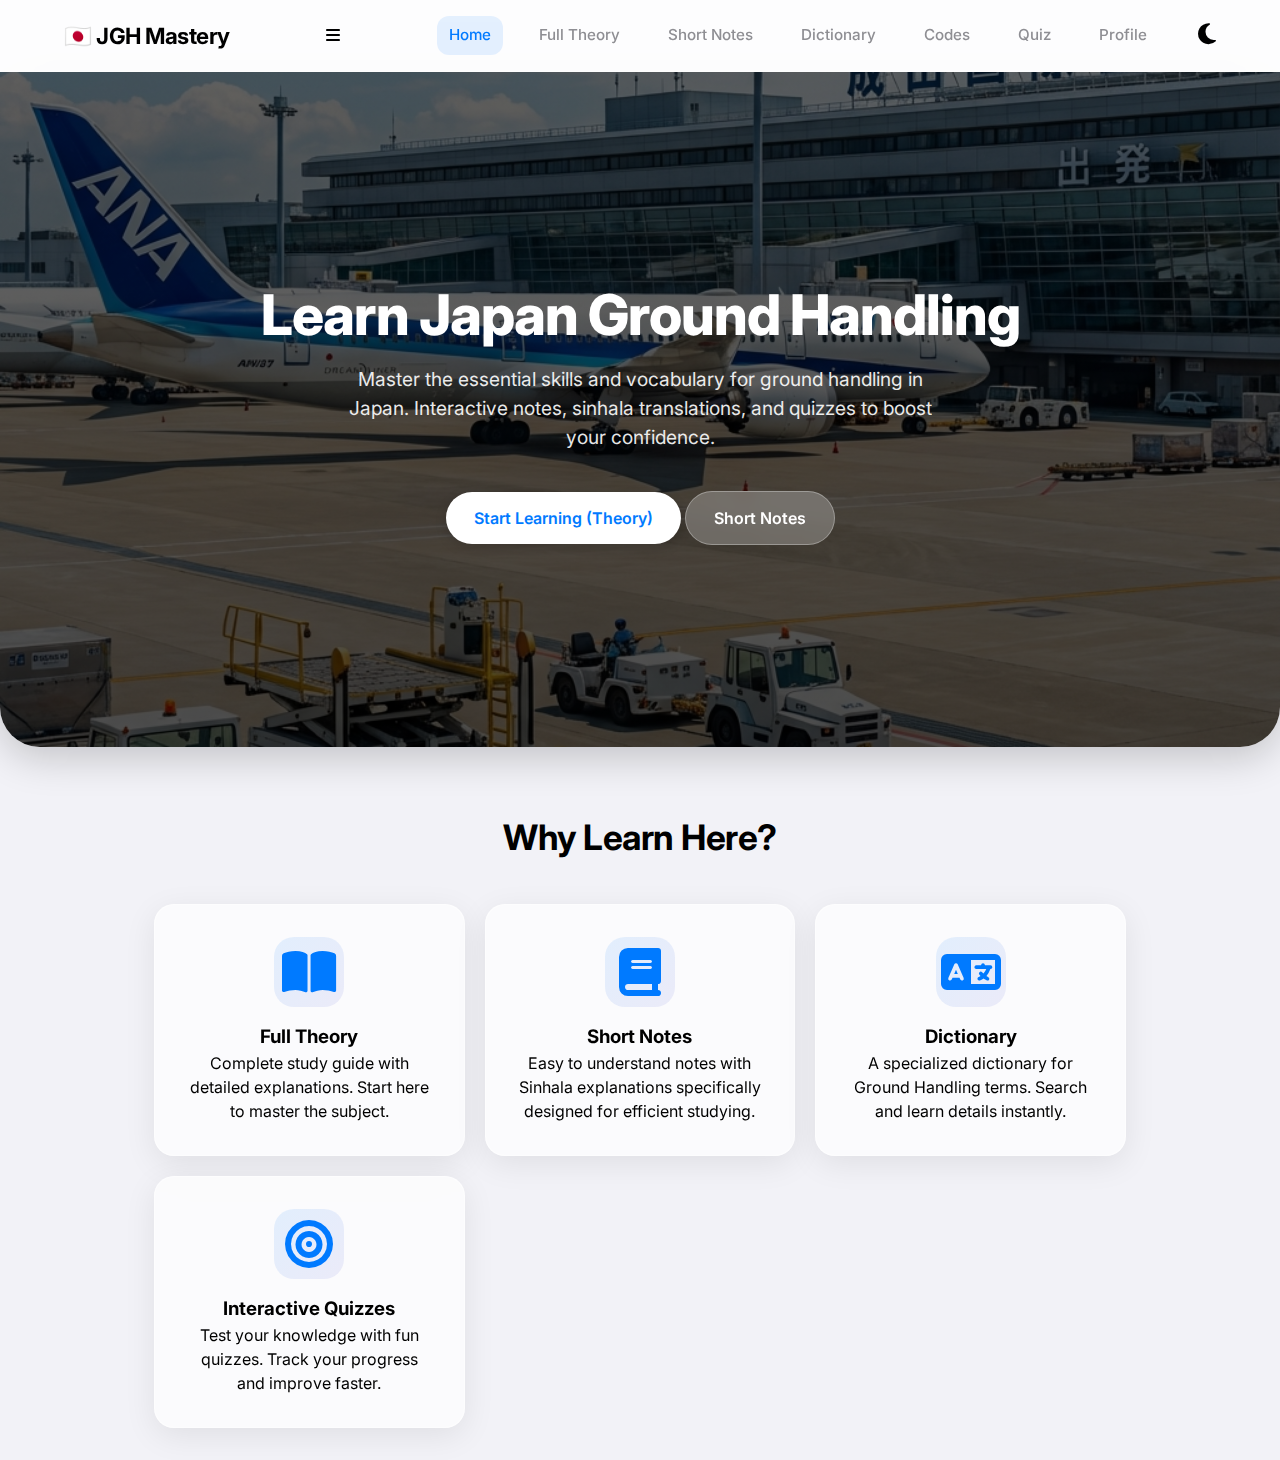
<file: index.html>
<!DOCTYPE html>
<html lang="si">

<head>
    <meta charset="UTF-8">
    <meta name="viewport" content="width=device-width, initial-scale=1.0">
    <title>Japan Ground Handling Course</title>
    <link rel="stylesheet" href="style.css">
    <link href="https://fonts.googleapis.com/css2?family=Inter:wght@400;600;800&display=swap" rel="stylesheet">
    <link rel="stylesheet" href="https://cdnjs.cloudflare.com/ajax/libs/font-awesome/6.4.0/css/all.min.css">
</head>

<body>

    <!-- Navigation -->
    <nav>
        <a href="index.html" class="logo">🇯🇵 JGH Mastery</a>
        <div class="menu-toggle" id="mobile-menu">
            <i class="fas fa-bars"></i>
        </div>
        <div class="nav-links">
            <a href="index.html" class="active">Home</a>
            <a href="theory.html">Full Theory</a>
            <a href="notes.html">Short Notes</a>
            <a href="dictionary.html">Dictionary</a>
            <a href="codes.html">Codes</a>
            <a href="quiz.html">Quiz</a>
            <a href="profile.html">Profile</a>
            <button id="theme-toggle" class="theme-btn" title="Toggle Theme"><i class="fas fa-moon"></i></button>
        </div>
    </nav>

    <!-- Hero Section -->
    <section class="hero">
        <div class="hero-content">
            <h1>Learn Japan Ground Handling</h1>
            <p>Master the essential skills and vocabulary for ground handling in Japan. Interactive notes, sinhala
                translations, and quizzes to boost your confidence.</p>
            <div class="cta-buttons">
                <a href="theory.html" class="btn btn-primary">Start Learning (Theory)</a>
                <a href="notes.html" class="btn btn-secondary">Short Notes</a>
            </div>
        </div>
    </section>

    <!-- Features Section -->
    <section class="container">
        <h2 class="section-title">Why Learn Here?</h2>
        <div class="features-grid">
            <a href="theory.html" class="card">
                <div class="card-icon"><i class="fas fa-book-open"></i></div>
                <h3>Full Theory</h3>
                <p>Complete study guide with detailed explanations. Start here to master the subject.</p>
            </a>
            <a href="notes.html" class="card">
                <div class="card-icon"><i class="fas fa-book"></i></div>
                <h3>Short Notes</h3>
                <p>Easy to understand notes with Sinhala explanations specifically designed for efficient studying.</p>
            </a>
            <a href="dictionary.html" class="card">
                <div class="card-icon"><i class="fas fa-language"></i></div>
                <h3>Dictionary</h3>
                <p>A specialized dictionary for Ground Handling terms. Search and learn details instantly.</p>
            </a>
            <a href="quiz.html" class="card">
                <div class="card-icon"><i class="fas fa-bullseye"></i></div>
                <h3>Interactive Quizzes</h3>
                <p>Test your knowledge with fun quizzes. Track your progress and improve faster.</p>
            </a>
        </div>
    </section>

    <script src="app.js"></script>
</body>

</html>
</file>
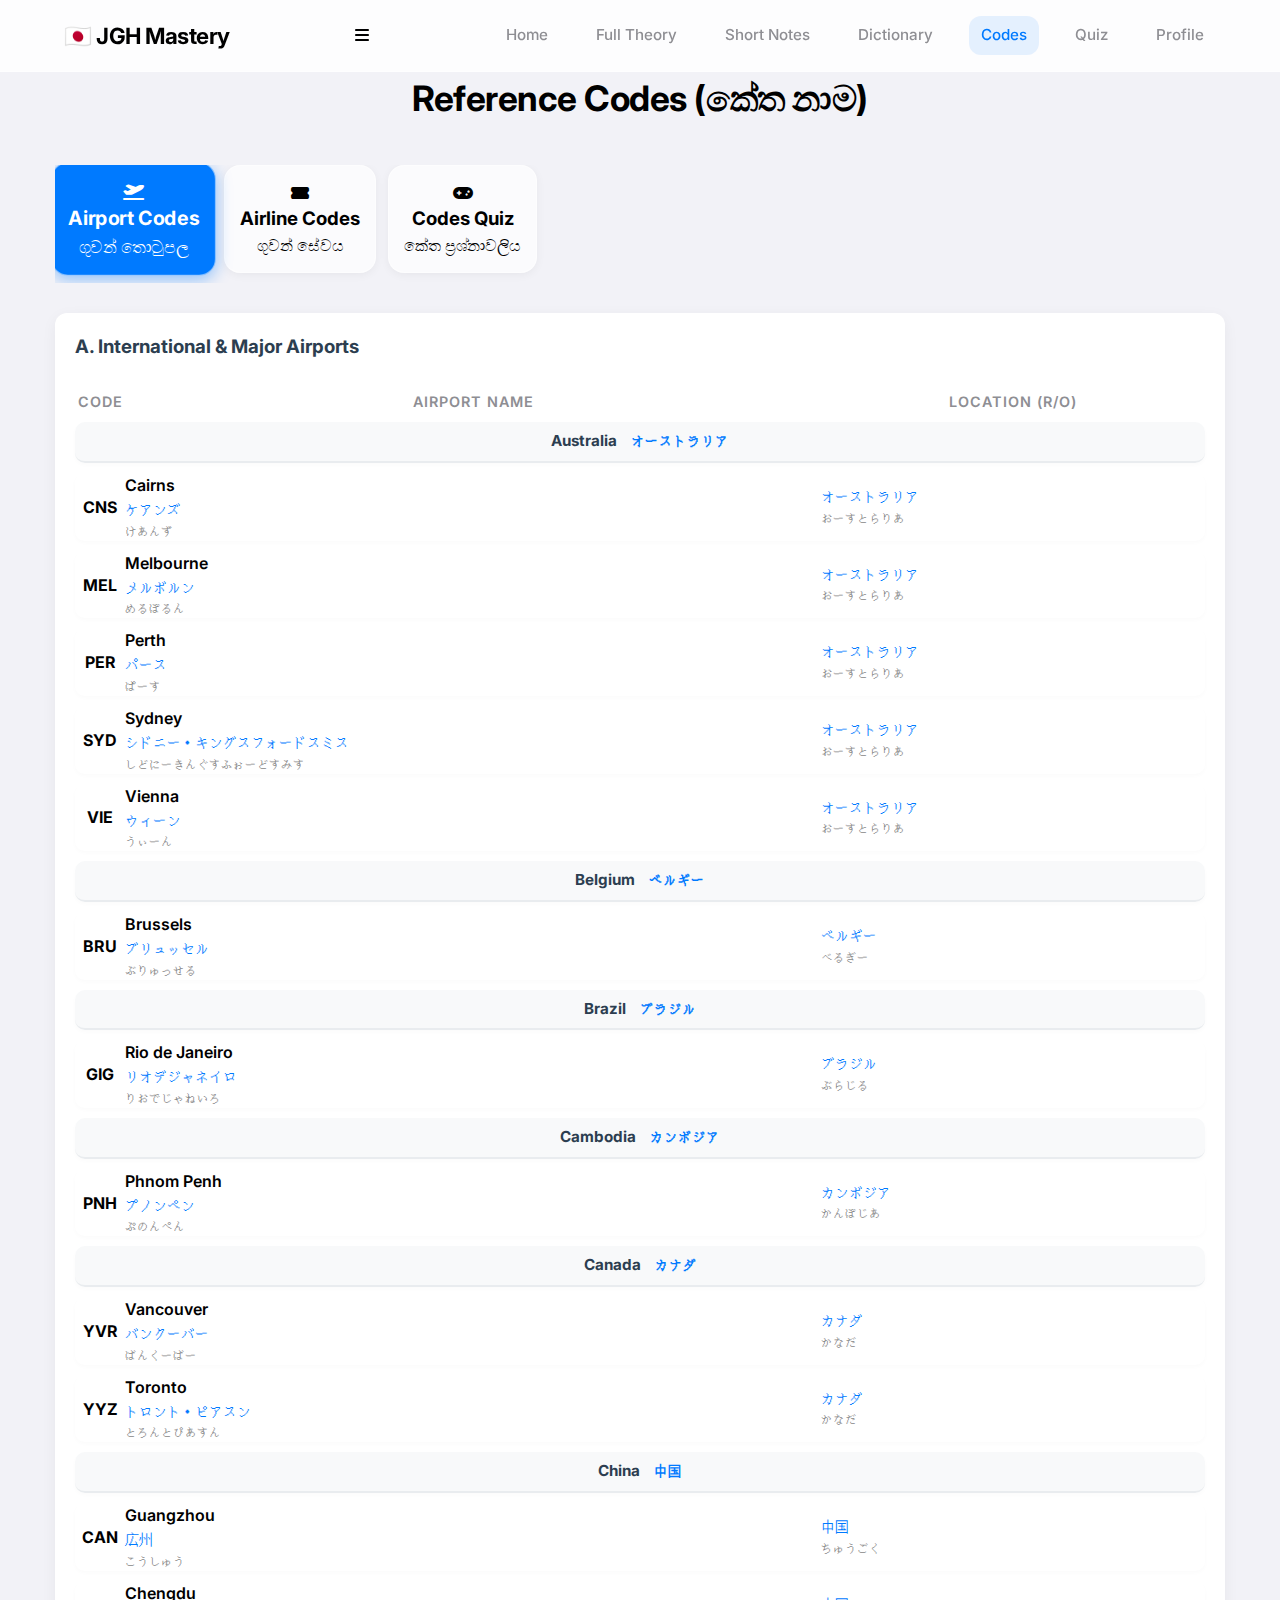
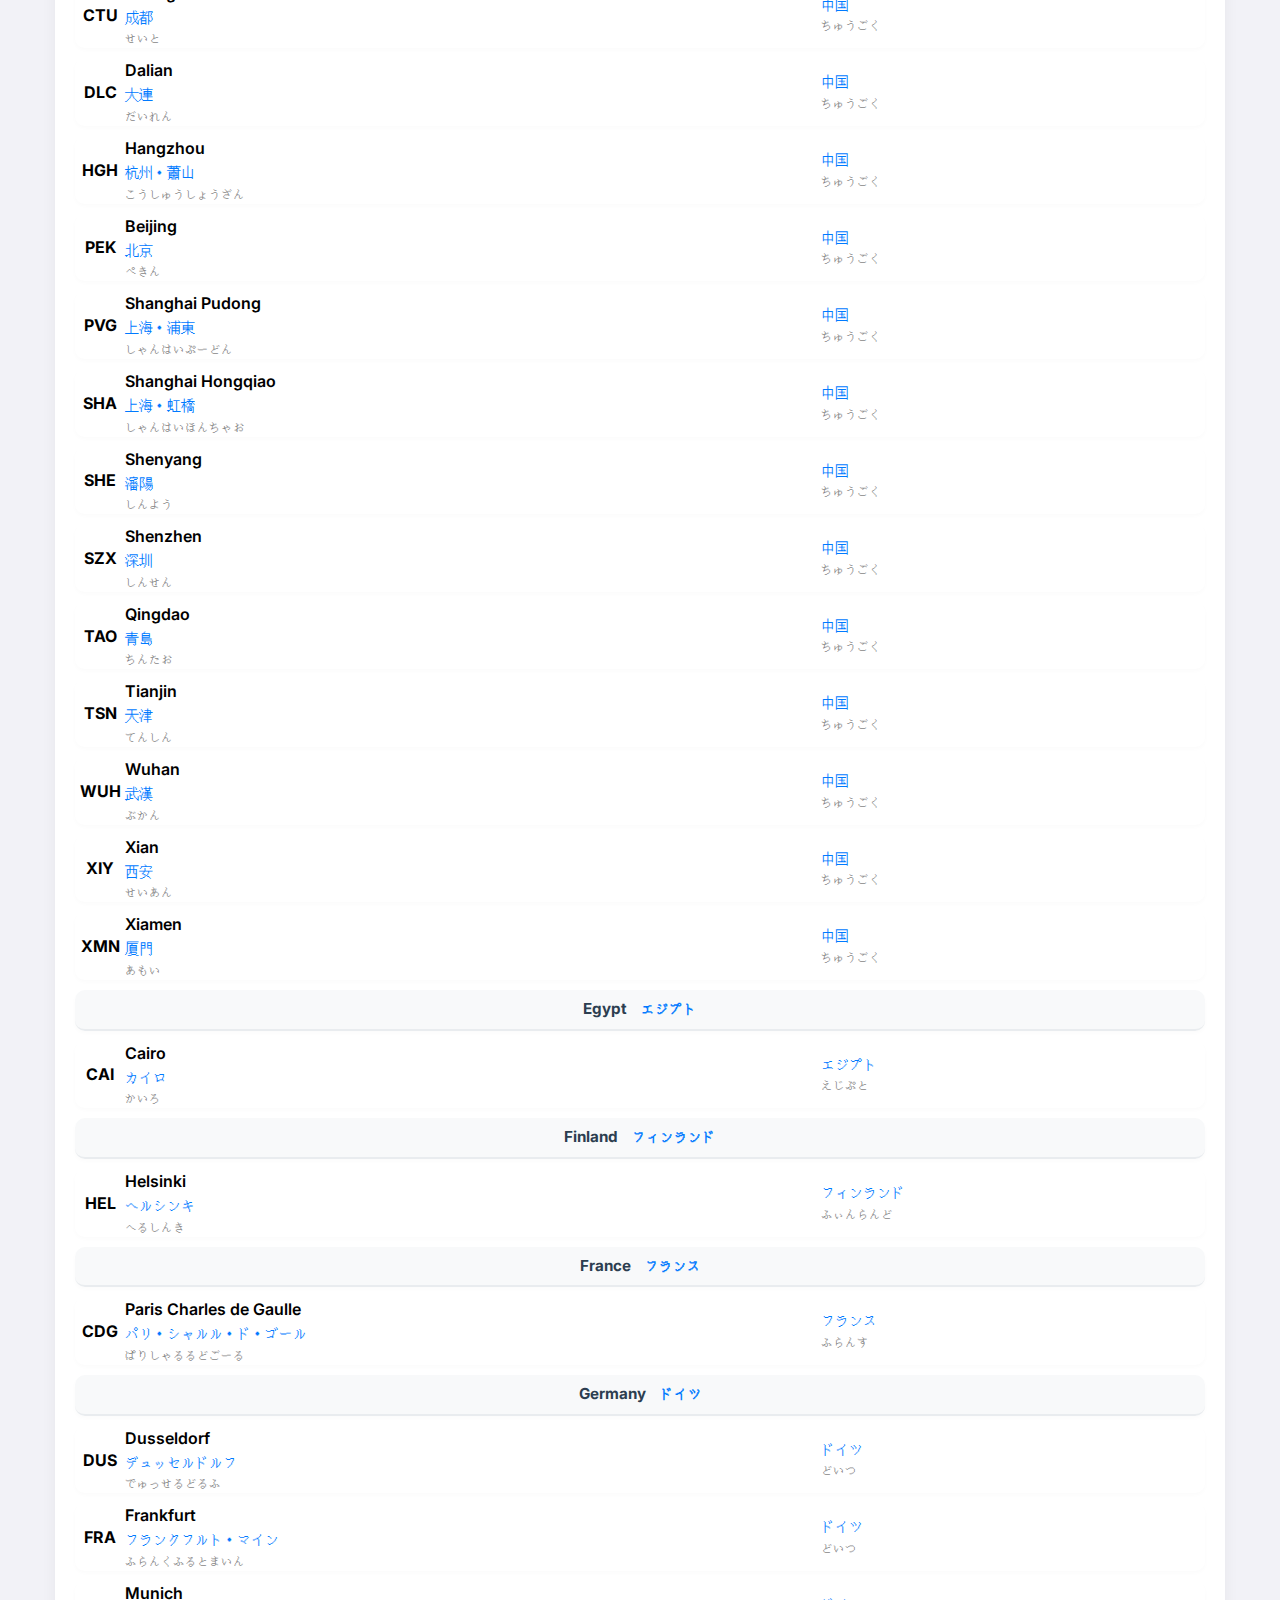
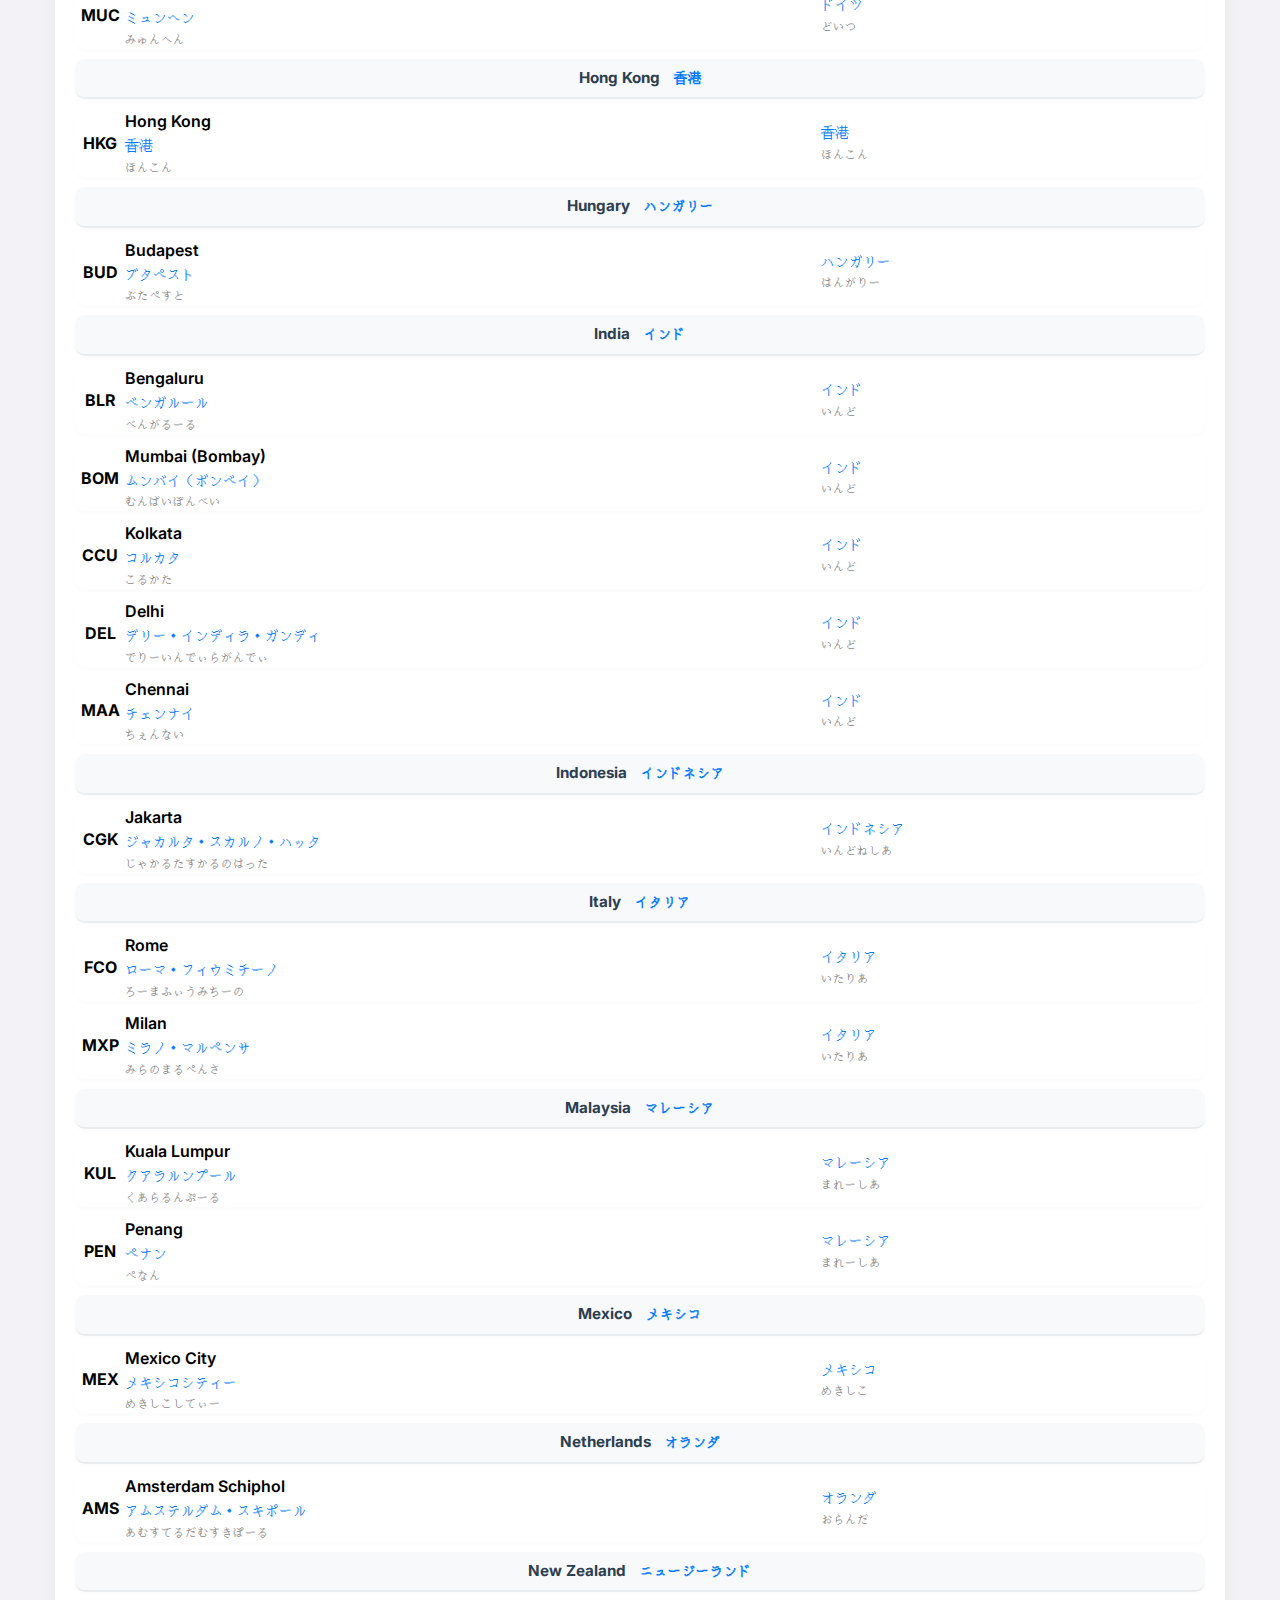
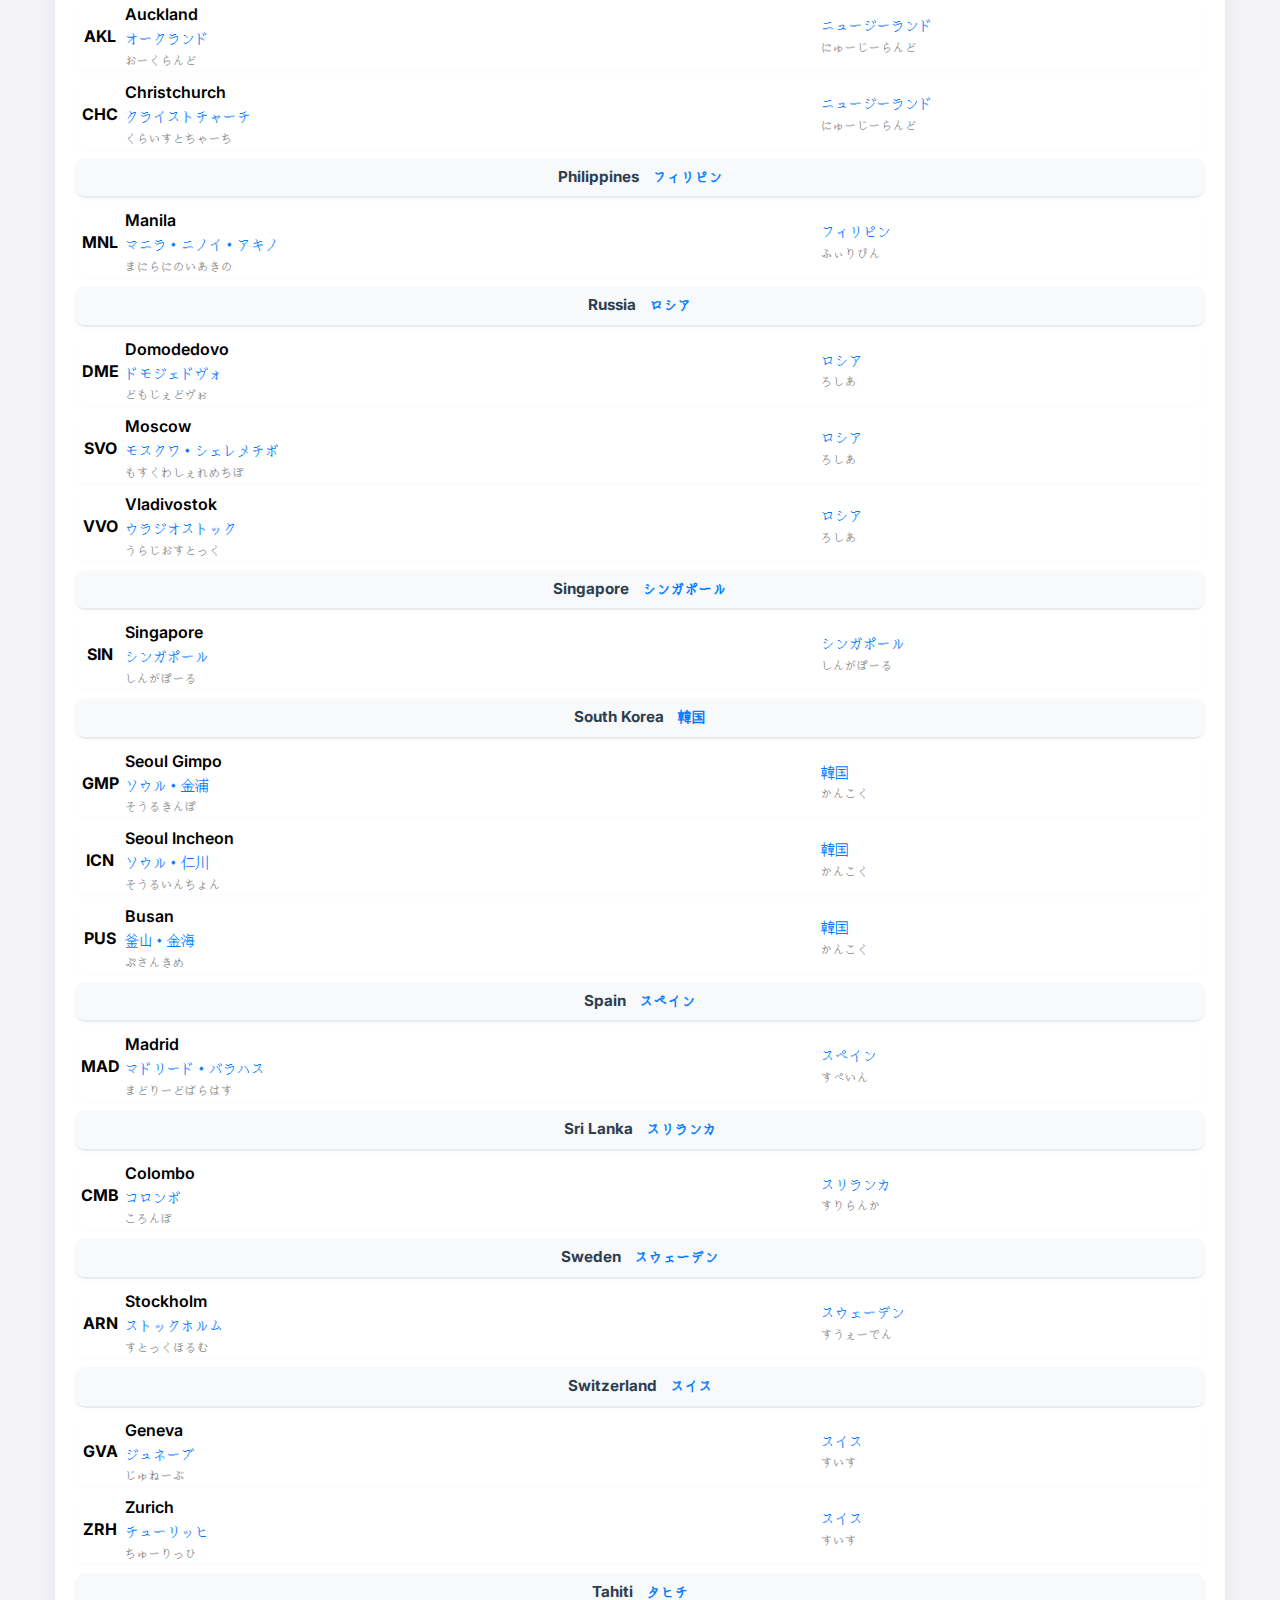
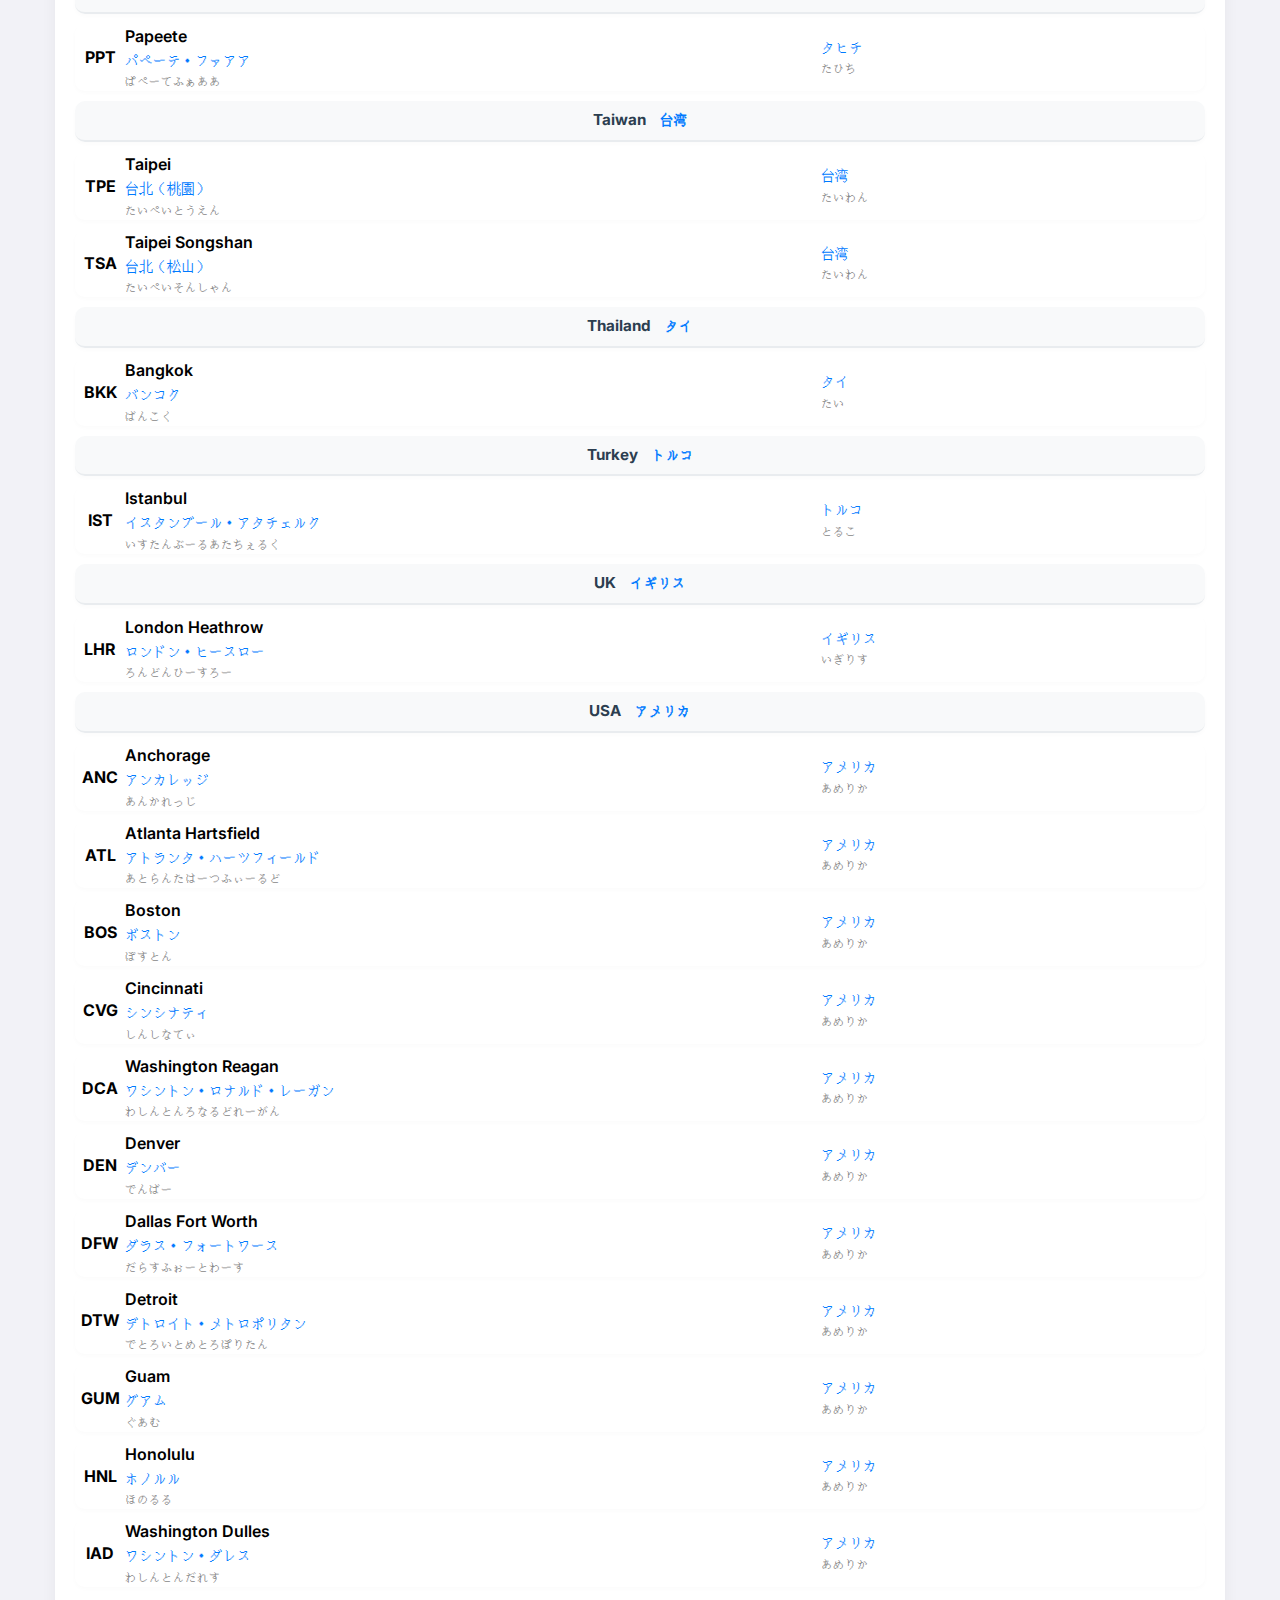
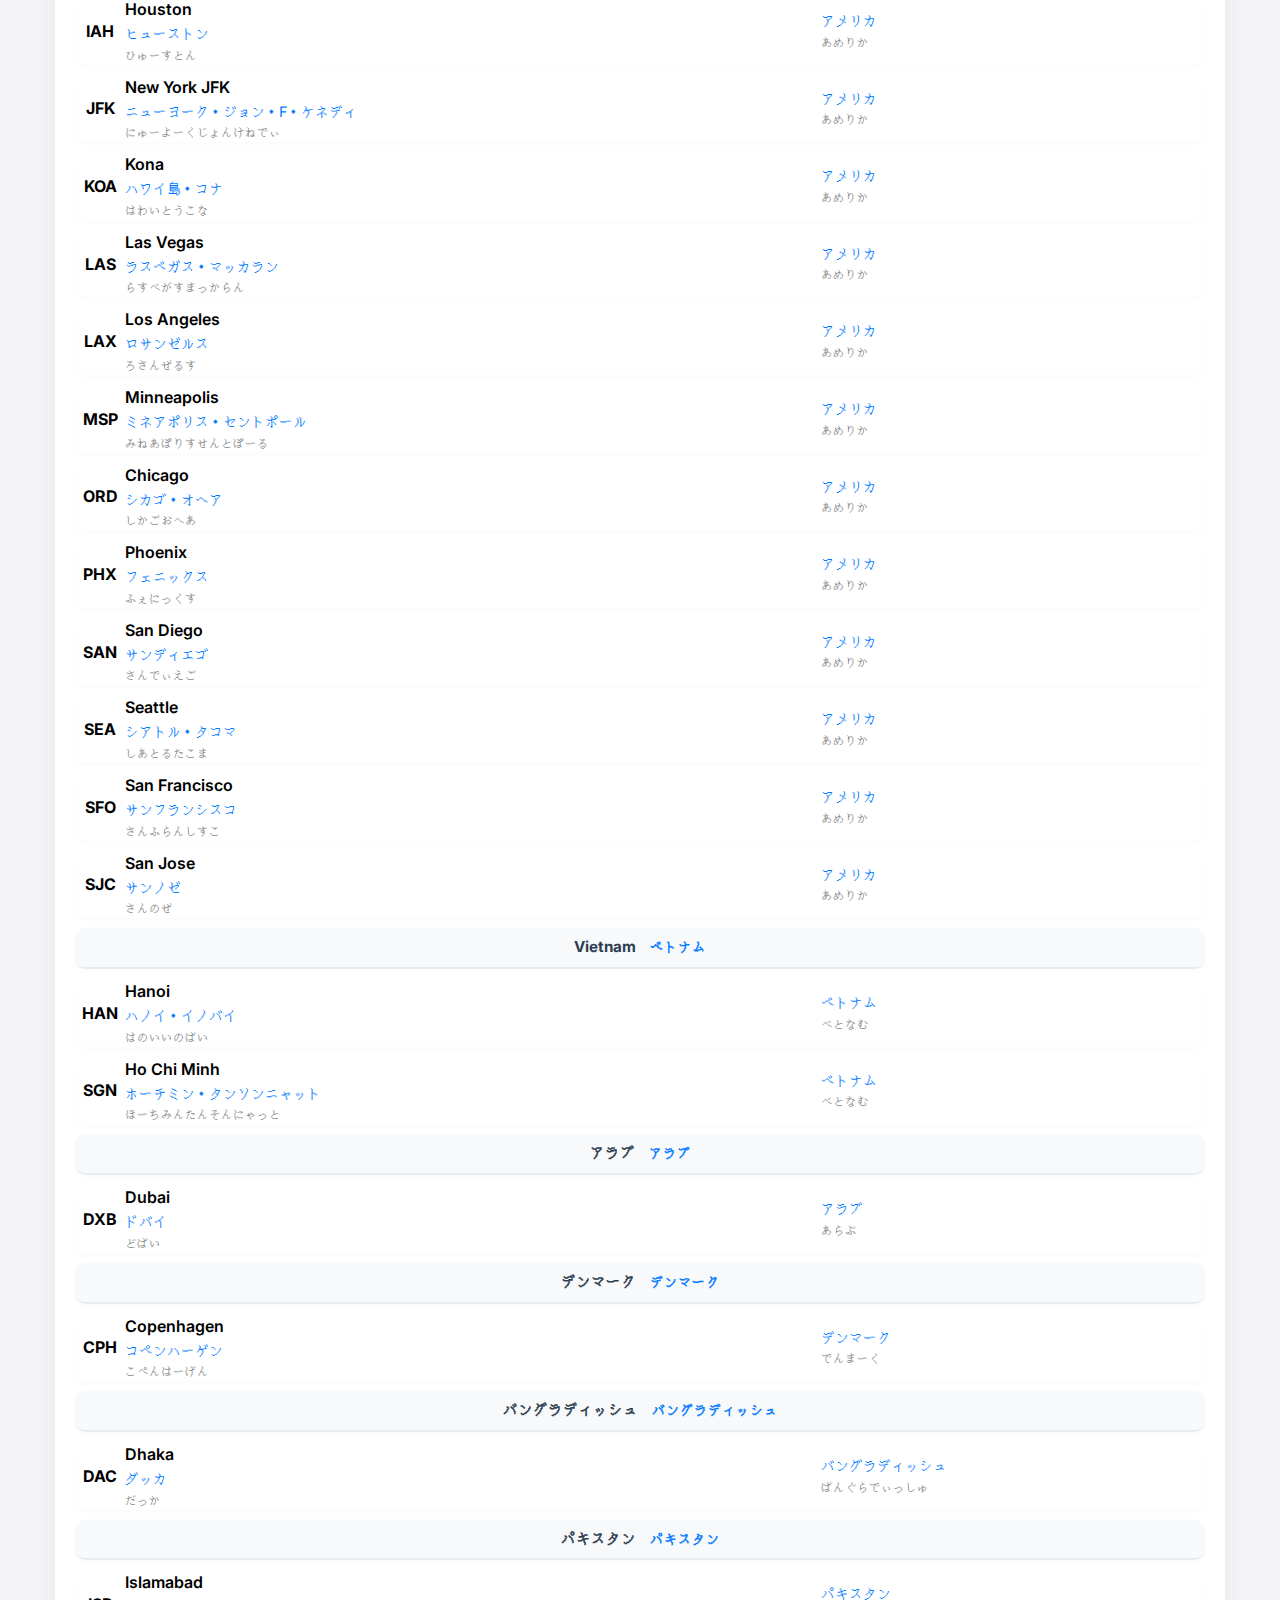
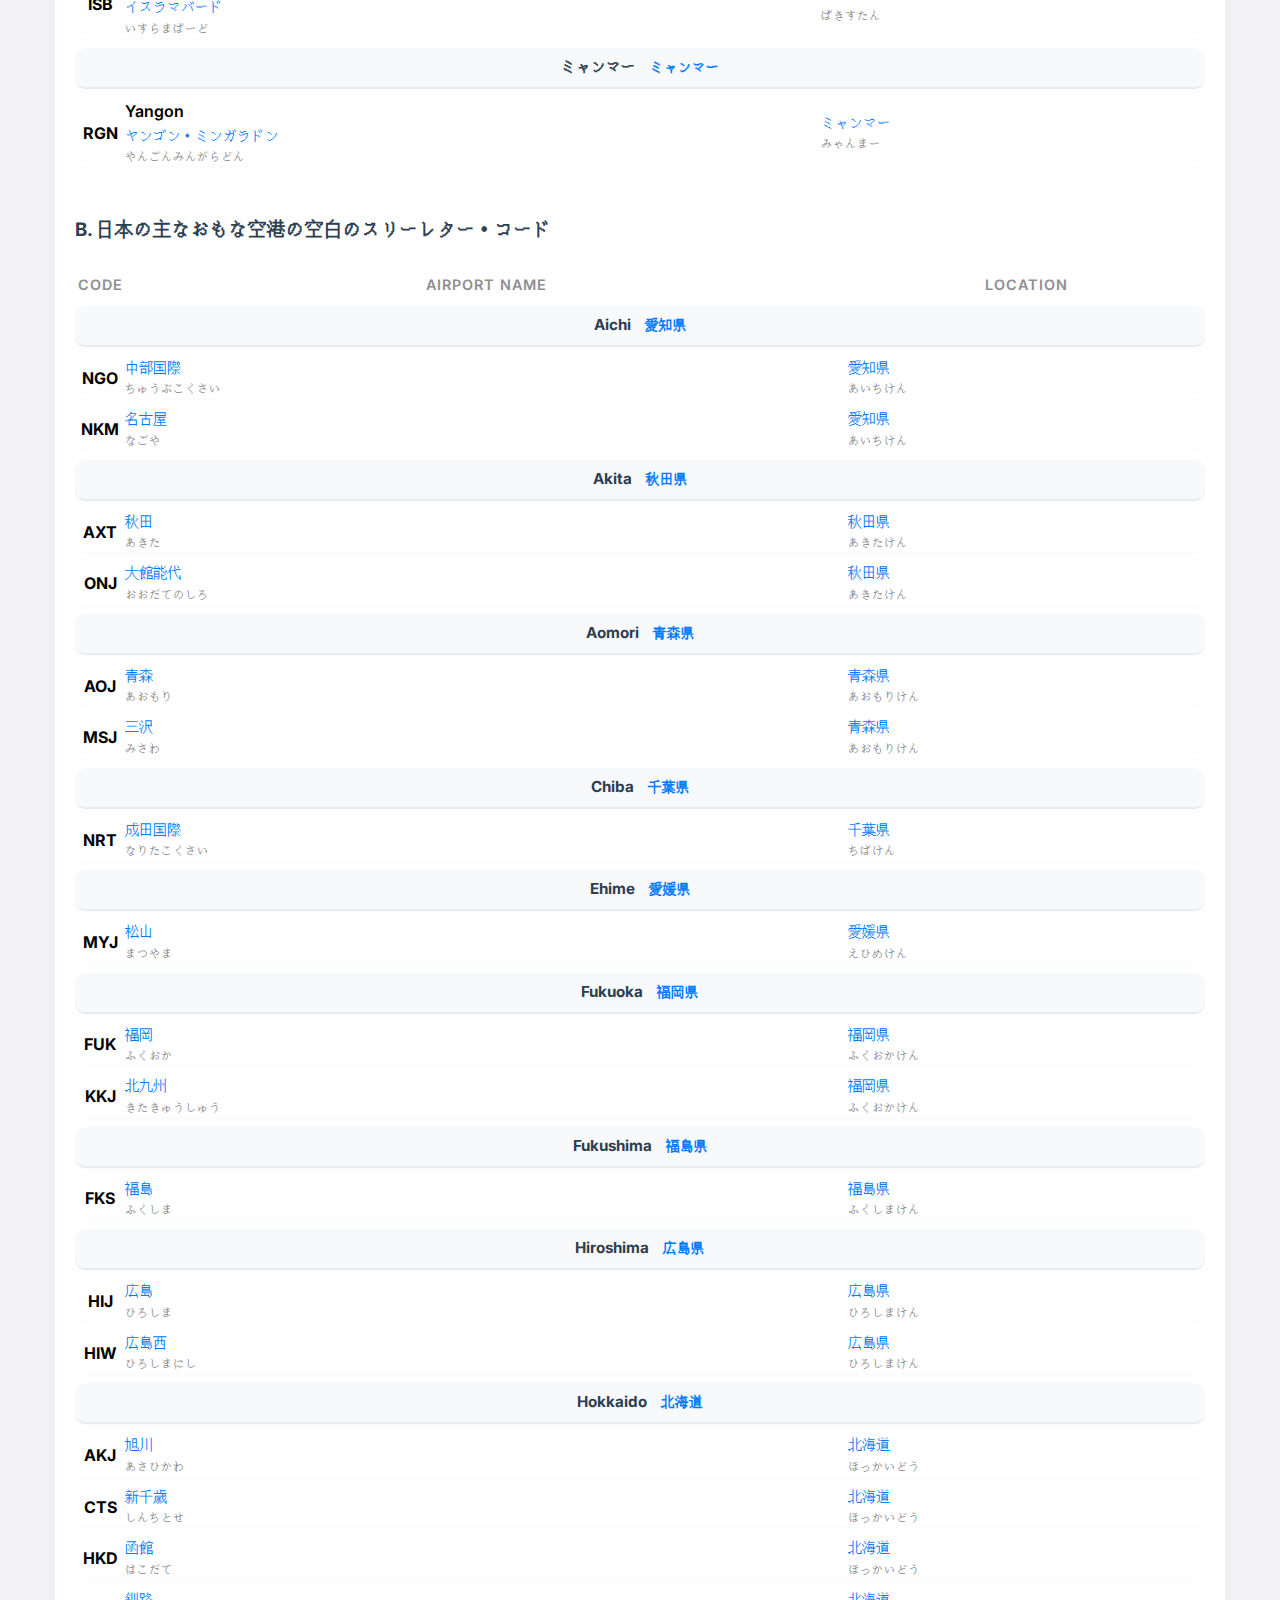
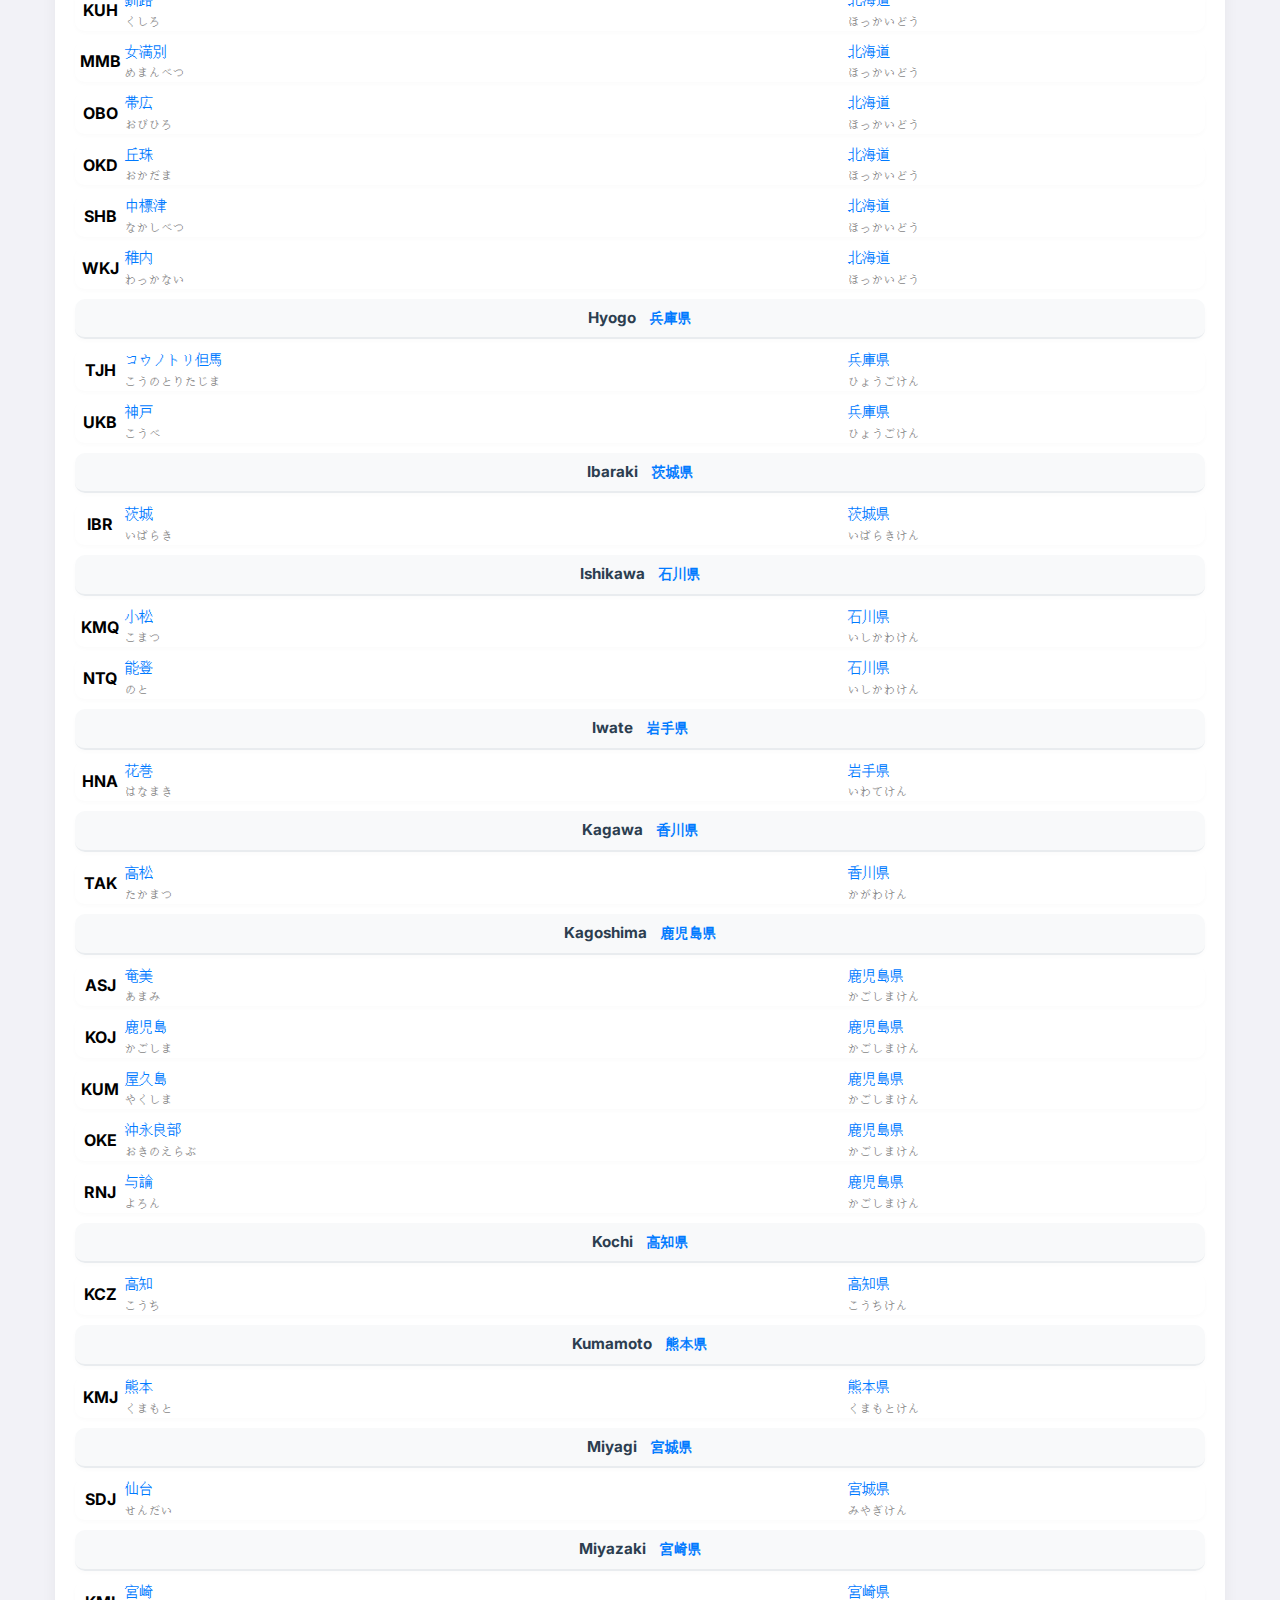
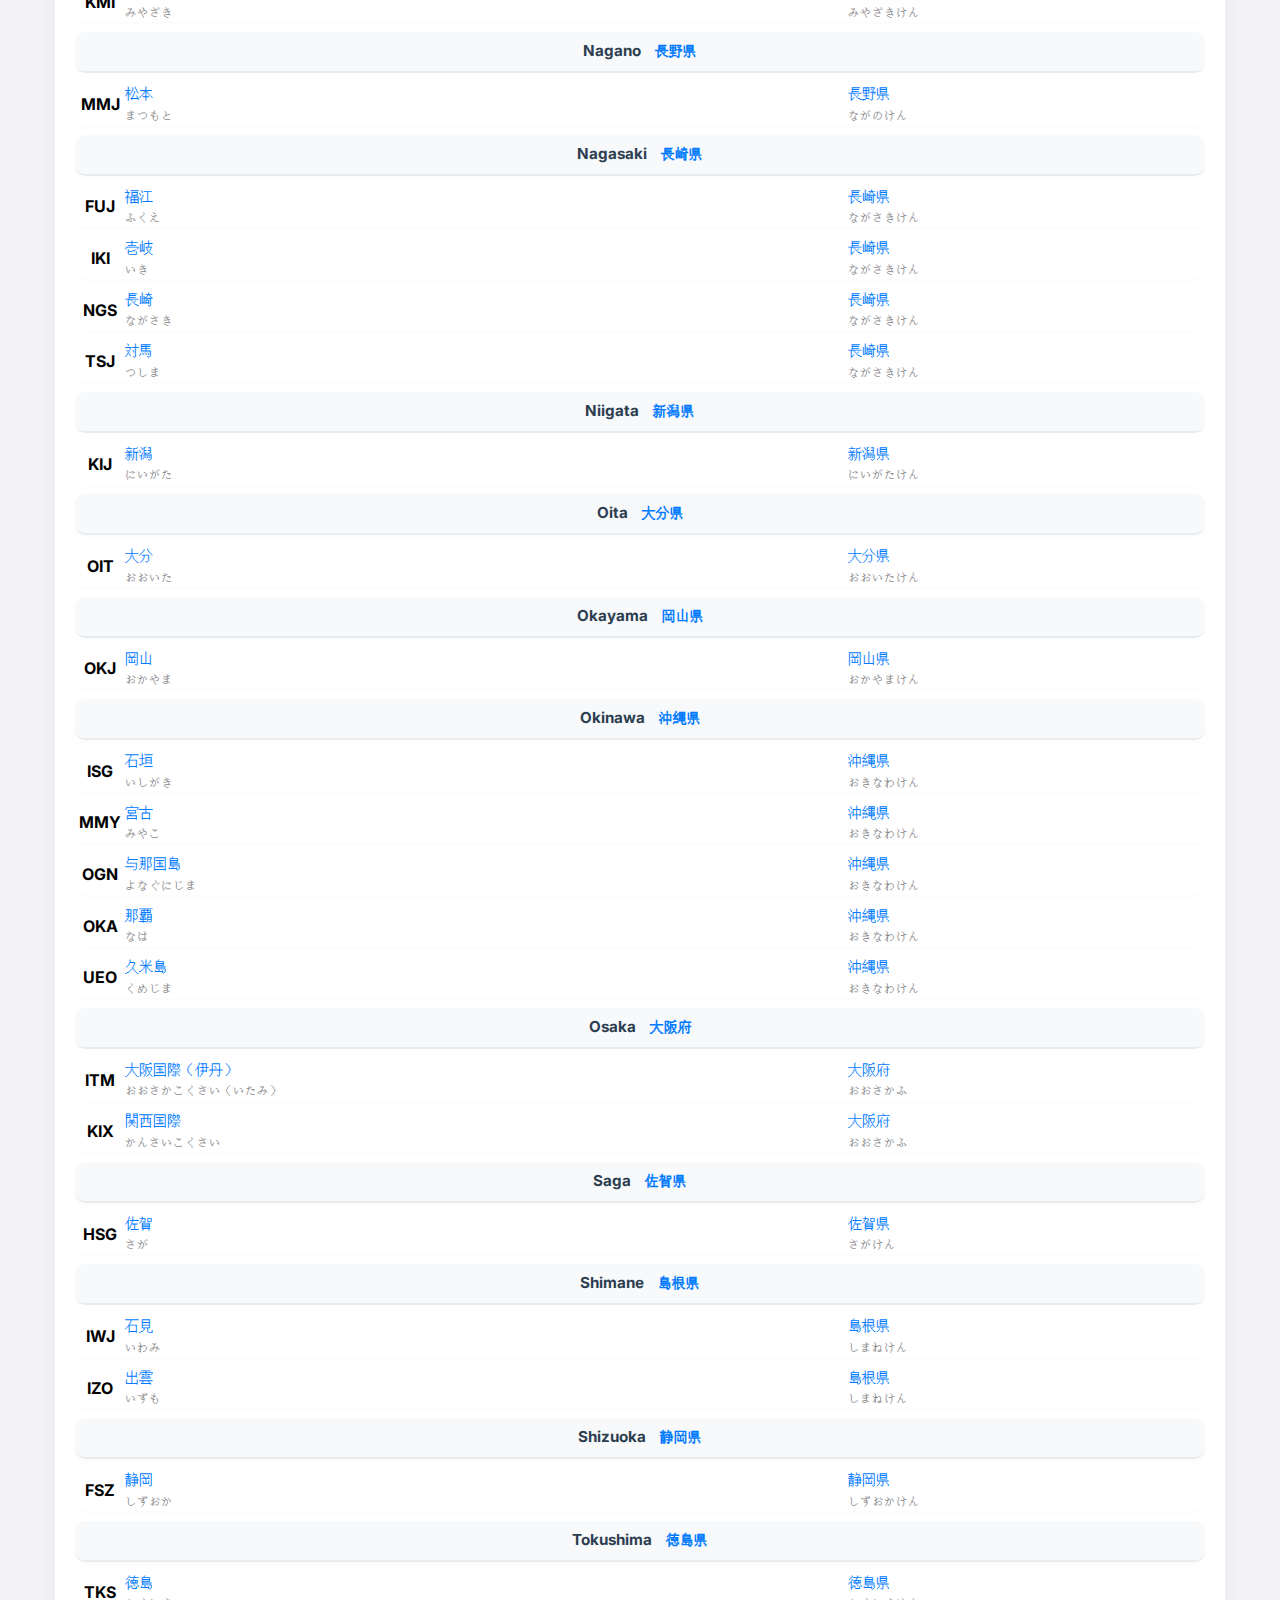
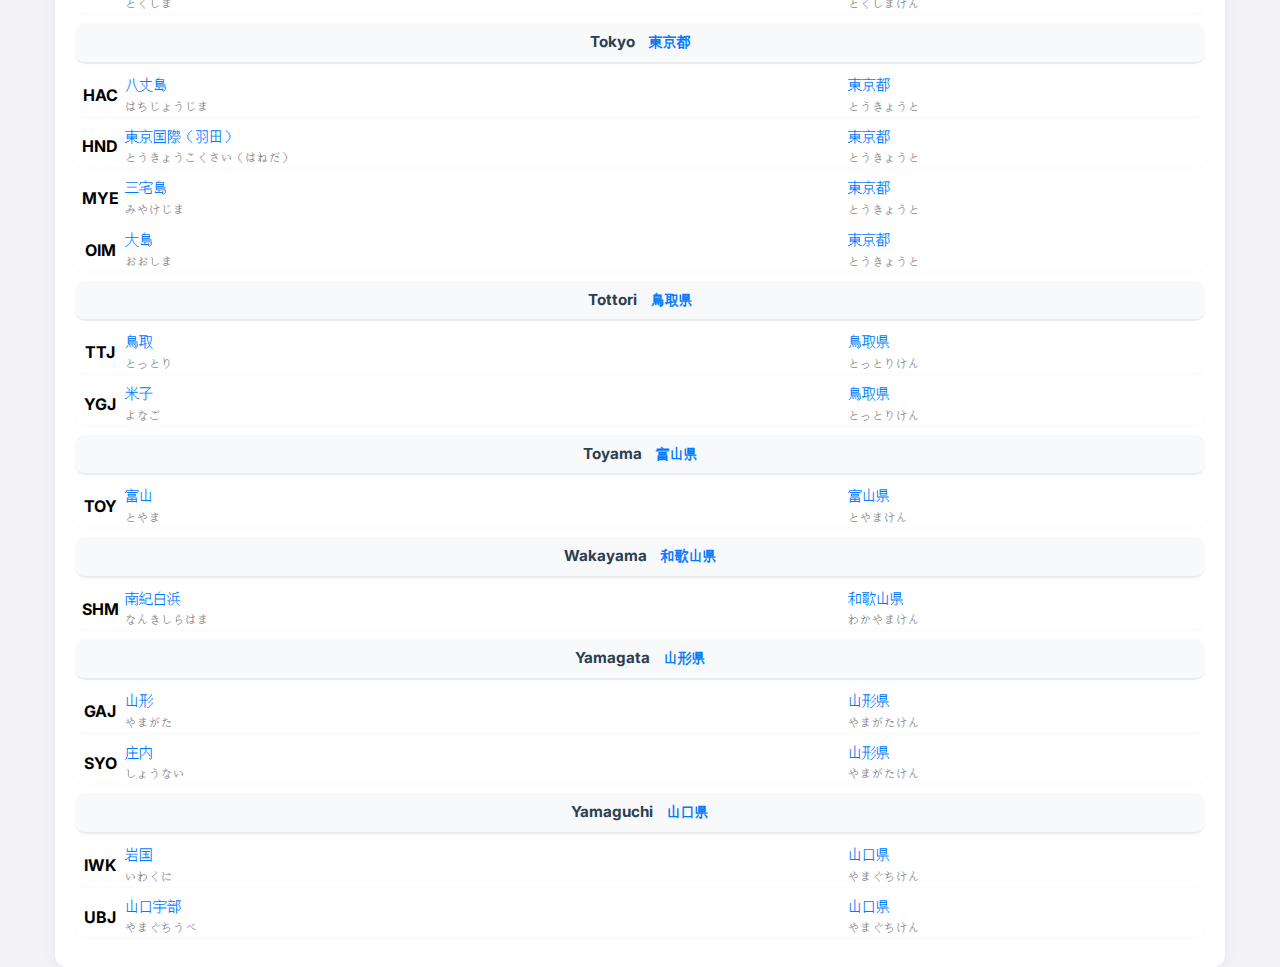
<file: codes.html>
<!DOCTYPE html>
<html lang="si">

<head>
    <meta charset="UTF-8">
    <meta name="viewport" content="width=device-width, initial-scale=1.0">
    <title>Codes | JGH</title>
    <link rel="stylesheet" href="style.css">
    <link
        href="https://fonts.googleapis.com/css2?family=Inter:wght@400;600;800&family=Noto+Sans+JP:wght@400;700&display=swap"
        rel="stylesheet">
    <link rel="stylesheet" href="https://cdnjs.cloudflare.com/ajax/libs/font-awesome/6.4.0/css/all.min.css">
</head>

<body>

    <nav>
        <a href="index.html" class="logo">🇯🇵 JGH Mastery</a>
        <div class="menu-toggle" id="mobile-menu">
            <i class="fas fa-bars"></i>
        </div>
        <div class="nav-links">
            <a href="index.html">Home</a>
            <a href="theory.html">Full Theory</a>
            <a href="notes.html">Short Notes</a>
            <a href="dictionary.html">Dictionary</a>
            <a href="codes.html" class="active">Codes</a>
            <a href="quiz.html">Quiz</a>
            <a href="profile.html">Profile</a>
        </div>
    </nav>

    <section class="container" style="max-width: 1200px; padding: 0 15px;">
        <h2 class="section-title">Reference Codes (කේත නාම)</h2>

        <!-- Tab Navigation for Codes -->
        <div class="folder-grid" style="margin-bottom: 30px;">
            <div class="folder-card active" onclick="showCodeTable('airport')">
                <div class="folder-icon"><i class="fas fa-plane-departure"></i></div>
                <h3>Airport Codes</h3>
                <p>ගුවන් තොටුපල</p>
            </div>
            <div class="folder-card" onclick="showCodeTable('airline')">
                <div class="folder-icon"><i class="fas fa-ticket-alt"></i></div>
                <h3>Airline Codes</h3>
                <p>ගුවන් සේවය</p>
            </div>
            <div class="folder-card" onclick="showCodeTable('phonetic')">
                <div class="folder-icon"><i class="fas fa-gamepad"></i></div>
                <h3>Codes Quiz</h3>
                <p>කේත ප්‍රශ්නාවලිය</p>
            </div>
        </div>

        <div class="content-area"
            style="background: white; padding: 20px; border-radius: 12px; box-shadow: 0 4px 15px rgba(0,0,0,0.05);">

            <!-- Airport Codes Table -->
            <div id="airport" class="code-section">
                <h3 style="margin-bottom: 20px; color: #2c3e50;">A. International & Major Airports</h3>
                <div class="table-container">
                    <table class="ios-table">
                        <thead>
                            <tr>
                                <th>Code</th>
                                <th>Airport Name</th>
                                <th>Location (R/O)</th>
                            </tr>
                        </thead>
                        <tbody>
                            <tr class="country-row">
                                <td colspan="3" class="country-header">Australia <span class="jp-main"
                                        style="font-size: 0.9em; margin-left: 10px;">オーストラリア</span></td>
                            </tr>
                            <tr>
                                <td><strong>CNS</strong></td>
                                <td>
                                    <div class="eng-main">Cairns</div>
                                    <div class="jp-main">ケアンズ</div>
                                    <div class="jp-sub">けあんず</div>
                                </td>
                                <td>
                                    <div class="jp-main">オーストラリア</div>
                                    <div class="jp-sub">おーすとらりあ</div>
                                </td>
                            </tr>
                            <tr>
                                <td><strong>MEL</strong></td>
                                <td>
                                    <div class="eng-main">Melbourne</div>
                                    <div class="jp-main">メルボルン</div>
                                    <div class="jp-sub">めるぼるん</div>
                                </td>
                                <td>
                                    <div class="jp-main">オーストラリア</div>
                                    <div class="jp-sub">おーすとらりあ</div>
                                </td>
                            </tr>
                            <tr>
                                <td><strong>PER</strong></td>
                                <td>
                                    <div class="eng-main">Perth</div>
                                    <div class="jp-main">パース</div>
                                    <div class="jp-sub">ぱーす</div>
                                </td>
                                <td>
                                    <div class="jp-main">オーストラリア</div>
                                    <div class="jp-sub">おーすとらりあ</div>
                                </td>
                            </tr>
                            <tr>
                                <td><strong>SYD</strong></td>
                                <td>
                                    <div class="eng-main">Sydney</div>
                                    <div class="jp-main">シドニー・キングスフォードスミス</div>
                                    <div class="jp-sub">しどにーきんぐすふぉーどすみす</div>
                                </td>
                                <td>
                                    <div class="jp-main">オーストラリア</div>
                                    <div class="jp-sub">おーすとらりあ</div>
                                </td>
                            </tr>
                            <tr>
                                <td><strong>VIE</strong></td>
                                <td>
                                    <div class="eng-main">Vienna</div>
                                    <div class="jp-main">ウィーン</div>
                                    <div class="jp-sub">うぃーん</div>
                                </td>
                                <td>
                                    <div class="jp-main">オーストラリア</div>
                                    <div class="jp-sub">おーすとらりあ</div>
                                </td>
                            </tr>
                            <tr class="country-row">
                                <td colspan="3" class="country-header">Belgium <span class="jp-main"
                                        style="font-size: 0.9em; margin-left: 10px;">ベルギー</span></td>
                            </tr>
                            <tr>
                                <td><strong>BRU</strong></td>
                                <td>
                                    <div class="eng-main">Brussels</div>
                                    <div class="jp-main">ブリュッセル</div>
                                    <div class="jp-sub">ぶりゅっせる</div>
                                </td>
                                <td>
                                    <div class="jp-main">ベルギー</div>
                                    <div class="jp-sub">べるぎー</div>
                                </td>
                            </tr>
                            <tr class="country-row">
                                <td colspan="3" class="country-header">Brazil <span class="jp-main"
                                        style="font-size: 0.9em; margin-left: 10px;">ブラジル</span></td>
                            </tr>
                            <tr>
                                <td><strong>GIG</strong></td>
                                <td>
                                    <div class="eng-main">Rio de Janeiro</div>
                                    <div class="jp-main">リオデジャネイロ</div>
                                    <div class="jp-sub">りおでじゃねいろ</div>
                                </td>
                                <td>
                                    <div class="jp-main">ブラジル</div>
                                    <div class="jp-sub">ぶらじる</div>
                                </td>
                            </tr>
                            <tr class="country-row">
                                <td colspan="3" class="country-header">Cambodia <span class="jp-main"
                                        style="font-size: 0.9em; margin-left: 10px;">カンボジア</span></td>
                            </tr>
                            <tr>
                                <td><strong>PNH</strong></td>
                                <td>
                                    <div class="eng-main">Phnom Penh</div>
                                    <div class="jp-main">プノンペン</div>
                                    <div class="jp-sub">ぷのんぺん</div>
                                </td>
                                <td>
                                    <div class="jp-main">カンボジア</div>
                                    <div class="jp-sub">かんぼじあ</div>
                                </td>
                            </tr>
                            <tr class="country-row">
                                <td colspan="3" class="country-header">Canada <span class="jp-main"
                                        style="font-size: 0.9em; margin-left: 10px;">カナダ</span></td>
                            </tr>
                            <tr>
                                <td><strong>YVR</strong></td>
                                <td>
                                    <div class="eng-main">Vancouver</div>
                                    <div class="jp-main">バンクーバー</div>
                                    <div class="jp-sub">ばんくーばー</div>
                                </td>
                                <td>
                                    <div class="jp-main">カナダ</div>
                                    <div class="jp-sub">かなだ</div>
                                </td>
                            </tr>
                            <tr>
                                <td><strong>YYZ</strong></td>
                                <td>
                                    <div class="eng-main">Toronto</div>
                                    <div class="jp-main">トロント・ピアスン</div>
                                    <div class="jp-sub">とろんとぴあすん</div>
                                </td>
                                <td>
                                    <div class="jp-main">カナダ</div>
                                    <div class="jp-sub">かなだ</div>
                                </td>
                            </tr>
                            <tr class="country-row">
                                <td colspan="3" class="country-header">China <span class="jp-main"
                                        style="font-size: 0.9em; margin-left: 10px;">中国</span></td>
                            </tr>
                            <tr>
                                <td><strong>CAN</strong></td>
                                <td>
                                    <div class="eng-main">Guangzhou</div>
                                    <div class="jp-main">広州</div>
                                    <div class="jp-sub">こうしゅう</div>
                                </td>
                                <td>
                                    <div class="jp-main">中国</div>
                                    <div class="jp-sub">ちゅうごく</div>
                                </td>
                            </tr>
                            <tr>
                                <td><strong>CTU</strong></td>
                                <td>
                                    <div class="eng-main">Chengdu</div>
                                    <div class="jp-main">成都</div>
                                    <div class="jp-sub">せいと</div>
                                </td>
                                <td>
                                    <div class="jp-main">中国</div>
                                    <div class="jp-sub">ちゅうごく</div>
                                </td>
                            </tr>
                            <tr>
                                <td><strong>DLC</strong></td>
                                <td>
                                    <div class="eng-main">Dalian</div>
                                    <div class="jp-main">大連</div>
                                    <div class="jp-sub">だいれん</div>
                                </td>
                                <td>
                                    <div class="jp-main">中国</div>
                                    <div class="jp-sub">ちゅうごく</div>
                                </td>
                            </tr>
                            <tr>
                                <td><strong>HGH</strong></td>
                                <td>
                                    <div class="eng-main">Hangzhou</div>
                                    <div class="jp-main">杭州・蕭山</div>
                                    <div class="jp-sub">こうしゅうしょうざん</div>
                                </td>
                                <td>
                                    <div class="jp-main">中国</div>
                                    <div class="jp-sub">ちゅうごく</div>
                                </td>
                            </tr>
                            <tr>
                                <td><strong>PEK</strong></td>
                                <td>
                                    <div class="eng-main">Beijing</div>
                                    <div class="jp-main">北京</div>
                                    <div class="jp-sub">ぺきん</div>
                                </td>
                                <td>
                                    <div class="jp-main">中国</div>
                                    <div class="jp-sub">ちゅうごく</div>
                                </td>
                            </tr>
                            <tr>
                                <td><strong>PVG</strong></td>
                                <td>
                                    <div class="eng-main">Shanghai Pudong</div>
                                    <div class="jp-main">上海・浦東</div>
                                    <div class="jp-sub">しゃんはいぷーどん</div>
                                </td>
                                <td>
                                    <div class="jp-main">中国</div>
                                    <div class="jp-sub">ちゅうごく</div>
                                </td>
                            </tr>
                            <tr>
                                <td><strong>SHA</strong></td>
                                <td>
                                    <div class="eng-main">Shanghai Hongqiao</div>
                                    <div class="jp-main">上海・虹橋</div>
                                    <div class="jp-sub">しゃんはいほんちゃお</div>
                                </td>
                                <td>
                                    <div class="jp-main">中国</div>
                                    <div class="jp-sub">ちゅうごく</div>
                                </td>
                            </tr>
                            <tr>
                                <td><strong>SHE</strong></td>
                                <td>
                                    <div class="eng-main">Shenyang</div>
                                    <div class="jp-main">瀋陽</div>
                                    <div class="jp-sub">しんよう</div>
                                </td>
                                <td>
                                    <div class="jp-main">中国</div>
                                    <div class="jp-sub">ちゅうごく</div>
                                </td>
                            </tr>
                            <tr>
                                <td><strong>SZX</strong></td>
                                <td>
                                    <div class="eng-main">Shenzhen</div>
                                    <div class="jp-main">深圳</div>
                                    <div class="jp-sub">しんせん</div>
                                </td>
                                <td>
                                    <div class="jp-main">中国</div>
                                    <div class="jp-sub">ちゅうごく</div>
                                </td>
                            </tr>
                            <tr>
                                <td><strong>TAO</strong></td>
                                <td>
                                    <div class="eng-main">Qingdao</div>
                                    <div class="jp-main">青島</div>
                                    <div class="jp-sub">ちんたお</div>
                                </td>
                                <td>
                                    <div class="jp-main">中国</div>
                                    <div class="jp-sub">ちゅうごく</div>
                                </td>
                            </tr>
                            <tr>
                                <td><strong>TSN</strong></td>
                                <td>
                                    <div class="eng-main">Tianjin</div>
                                    <div class="jp-main">天津</div>
                                    <div class="jp-sub">てんしん</div>
                                </td>
                                <td>
                                    <div class="jp-main">中国</div>
                                    <div class="jp-sub">ちゅうごく</div>
                                </td>
                            </tr>
                            <tr>
                                <td><strong>WUH</strong></td>
                                <td>
                                    <div class="eng-main">Wuhan</div>
                                    <div class="jp-main">武漢</div>
                                    <div class="jp-sub">ぶかん</div>
                                </td>
                                <td>
                                    <div class="jp-main">中国</div>
                                    <div class="jp-sub">ちゅうごく</div>
                                </td>
                            </tr>
                            <tr>
                                <td><strong>XIY</strong></td>
                                <td>
                                    <div class="eng-main">Xian</div>
                                    <div class="jp-main">西安</div>
                                    <div class="jp-sub">せいあん</div>
                                </td>
                                <td>
                                    <div class="jp-main">中国</div>
                                    <div class="jp-sub">ちゅうごく</div>
                                </td>
                            </tr>
                            <tr>
                                <td><strong>XMN</strong></td>
                                <td>
                                    <div class="eng-main">Xiamen</div>
                                    <div class="jp-main">厦門</div>
                                    <div class="jp-sub">あもい</div>
                                </td>
                                <td>
                                    <div class="jp-main">中国</div>
                                    <div class="jp-sub">ちゅうごく</div>
                                </td>
                            </tr>
                            <tr class="country-row">
                                <td colspan="3" class="country-header">Egypt <span class="jp-main"
                                        style="font-size: 0.9em; margin-left: 10px;">エジプト</span></td>
                            </tr>
                            <tr>
                                <td><strong>CAI</strong></td>
                                <td>
                                    <div class="eng-main">Cairo</div>
                                    <div class="jp-main">カイロ</div>
                                    <div class="jp-sub">かいろ</div>
                                </td>
                                <td>
                                    <div class="jp-main">エジプト</div>
                                    <div class="jp-sub">えじぷと</div>
                                </td>
                            </tr>
                            <tr class="country-row">
                                <td colspan="3" class="country-header">Finland <span class="jp-main"
                                        style="font-size: 0.9em; margin-left: 10px;">フィンランド</span></td>
                            </tr>
                            <tr>
                                <td><strong>HEL</strong></td>
                                <td>
                                    <div class="eng-main">Helsinki</div>
                                    <div class="jp-main">ヘルシンキ</div>
                                    <div class="jp-sub">へるしんき</div>
                                </td>
                                <td>
                                    <div class="jp-main">フィンランド</div>
                                    <div class="jp-sub">ふぃんらんど</div>
                                </td>
                            </tr>
                            <tr class="country-row">
                                <td colspan="3" class="country-header">France <span class="jp-main"
                                        style="font-size: 0.9em; margin-left: 10px;">フランス</span></td>
                            </tr>
                            <tr>
                                <td><strong>CDG</strong></td>
                                <td>
                                    <div class="eng-main">Paris Charles de Gaulle</div>
                                    <div class="jp-main">パリ・シャルル・ド・ゴール</div>
                                    <div class="jp-sub">ぱりしゃるるどごーる</div>
                                </td>
                                <td>
                                    <div class="jp-main">フランス</div>
                                    <div class="jp-sub">ふらんす</div>
                                </td>
                            </tr>
                            <tr class="country-row">
                                <td colspan="3" class="country-header">Germany <span class="jp-main"
                                        style="font-size: 0.9em; margin-left: 10px;">ドイツ</span></td>
                            </tr>
                            <tr>
                                <td><strong>DUS</strong></td>
                                <td>
                                    <div class="eng-main">Dusseldorf</div>
                                    <div class="jp-main">デュッセルドルフ</div>
                                    <div class="jp-sub">でゅっせるどるふ</div>
                                </td>
                                <td>
                                    <div class="jp-main">ドイツ</div>
                                    <div class="jp-sub">どいつ</div>
                                </td>
                            </tr>
                            <tr>
                                <td><strong>FRA</strong></td>
                                <td>
                                    <div class="eng-main">Frankfurt</div>
                                    <div class="jp-main">フランクフルト・マイン</div>
                                    <div class="jp-sub">ふらんくふるとまいん</div>
                                </td>
                                <td>
                                    <div class="jp-main">ドイツ</div>
                                    <div class="jp-sub">どいつ</div>
                                </td>
                            </tr>
                            <tr>
                                <td><strong>MUC</strong></td>
                                <td>
                                    <div class="eng-main">Munich</div>
                                    <div class="jp-main">ミュンヘン</div>
                                    <div class="jp-sub">みゅんへん</div>
                                </td>
                                <td>
                                    <div class="jp-main">ドイツ</div>
                                    <div class="jp-sub">どいつ</div>
                                </td>
                            </tr>
                            <tr class="country-row">
                                <td colspan="3" class="country-header">Hong Kong <span class="jp-main"
                                        style="font-size: 0.9em; margin-left: 10px;">香港</span></td>
                            </tr>
                            <tr>
                                <td><strong>HKG</strong></td>
                                <td>
                                    <div class="eng-main">Hong Kong</div>
                                    <div class="jp-main">香港</div>
                                    <div class="jp-sub">ほんこん</div>
                                </td>
                                <td>
                                    <div class="jp-main">香港</div>
                                    <div class="jp-sub">ほんこん</div>
                                </td>
                            </tr>
                            <tr class="country-row">
                                <td colspan="3" class="country-header">Hungary <span class="jp-main"
                                        style="font-size: 0.9em; margin-left: 10px;">ハンガリー</span></td>
                            </tr>
                            <tr>
                                <td><strong>BUD</strong></td>
                                <td>
                                    <div class="eng-main">Budapest</div>
                                    <div class="jp-main">ブタペスト</div>
                                    <div class="jp-sub">ぶたぺすと</div>
                                </td>
                                <td>
                                    <div class="jp-main">ハンガリー</div>
                                    <div class="jp-sub">はんがりー</div>
                                </td>
                            </tr>
                            <tr class="country-row">
                                <td colspan="3" class="country-header">India <span class="jp-main"
                                        style="font-size: 0.9em; margin-left: 10px;">インド</span></td>
                            </tr>
                            <tr>
                                <td><strong>BLR</strong></td>
                                <td>
                                    <div class="eng-main">Bengaluru</div>
                                    <div class="jp-main">ベンガルール</div>
                                    <div class="jp-sub">べんがるーる</div>
                                </td>
                                <td>
                                    <div class="jp-main">インド</div>
                                    <div class="jp-sub">いんど</div>
                                </td>
                            </tr>
                            <tr>
                                <td><strong>BOM</strong></td>
                                <td>
                                    <div class="eng-main">Mumbai (Bombay)</div>
                                    <div class="jp-main">ムンバイ（ボンベイ）</div>
                                    <div class="jp-sub">むんばいぼんべい</div>
                                </td>
                                <td>
                                    <div class="jp-main">インド</div>
                                    <div class="jp-sub">いんど</div>
                                </td>
                            </tr>
                            <tr>
                                <td><strong>CCU</strong></td>
                                <td>
                                    <div class="eng-main">Kolkata</div>
                                    <div class="jp-main">コルカタ</div>
                                    <div class="jp-sub">こるかた</div>
                                </td>
                                <td>
                                    <div class="jp-main">インド</div>
                                    <div class="jp-sub">いんど</div>
                                </td>
                            </tr>
                            <tr>
                                <td><strong>DEL</strong></td>
                                <td>
                                    <div class="eng-main">Delhi</div>
                                    <div class="jp-main">デリー・インディラ・ガンディ</div>
                                    <div class="jp-sub">でりーいんでぃらがんでぃ</div>
                                </td>
                                <td>
                                    <div class="jp-main">インド</div>
                                    <div class="jp-sub">いんど</div>
                                </td>
                            </tr>
                            <tr>
                                <td><strong>MAA</strong></td>
                                <td>
                                    <div class="eng-main">Chennai</div>
                                    <div class="jp-main">チェンナイ</div>
                                    <div class="jp-sub">ちぇんない</div>
                                </td>
                                <td>
                                    <div class="jp-main">インド</div>
                                    <div class="jp-sub">いんど</div>
                                </td>
                            </tr>
                            <tr class="country-row">
                                <td colspan="3" class="country-header">Indonesia <span class="jp-main"
                                        style="font-size: 0.9em; margin-left: 10px;">インドネシア</span></td>
                            </tr>
                            <tr>
                                <td><strong>CGK</strong></td>
                                <td>
                                    <div class="eng-main">Jakarta</div>
                                    <div class="jp-main">ジャカルタ・スカルノ・ハッタ</div>
                                    <div class="jp-sub">じゃかるたすかるのはった</div>
                                </td>
                                <td>
                                    <div class="jp-main">インドネシア</div>
                                    <div class="jp-sub">いんどねしあ</div>
                                </td>
                            </tr>
                            <tr class="country-row">
                                <td colspan="3" class="country-header">Italy <span class="jp-main"
                                        style="font-size: 0.9em; margin-left: 10px;">イタリア</span></td>
                            </tr>
                            <tr>
                                <td><strong>FCO</strong></td>
                                <td>
                                    <div class="eng-main">Rome</div>
                                    <div class="jp-main">ローマ・フィウミチーノ</div>
                                    <div class="jp-sub">ろーまふぃうみちーの</div>
                                </td>
                                <td>
                                    <div class="jp-main">イタリア</div>
                                    <div class="jp-sub">いたりあ</div>
                                </td>
                            </tr>
                            <tr>
                                <td><strong>MXP</strong></td>
                                <td>
                                    <div class="eng-main">Milan</div>
                                    <div class="jp-main">ミラノ・マルペンサ</div>
                                    <div class="jp-sub">みらのまるぺんさ</div>
                                </td>
                                <td>
                                    <div class="jp-main">イタリア</div>
                                    <div class="jp-sub">いたりあ</div>
                                </td>
                            </tr>
                            <tr class="country-row">
                                <td colspan="3" class="country-header">Malaysia <span class="jp-main"
                                        style="font-size: 0.9em; margin-left: 10px;">マレーシア</span></td>
                            </tr>
                            <tr>
                                <td><strong>KUL</strong></td>
                                <td>
                                    <div class="eng-main">Kuala Lumpur</div>
                                    <div class="jp-main">クアラルンプール</div>
                                    <div class="jp-sub">くあらるんぷーる</div>
                                </td>
                                <td>
                                    <div class="jp-main">マレーシア</div>
                                    <div class="jp-sub">まれーしあ</div>
                                </td>
                            </tr>
                            <tr>
                                <td><strong>PEN</strong></td>
                                <td>
                                    <div class="eng-main">Penang</div>
                                    <div class="jp-main">ペナン</div>
                                    <div class="jp-sub">ぺなん</div>
                                </td>
                                <td>
                                    <div class="jp-main">マレーシア</div>
                                    <div class="jp-sub">まれーしあ</div>
                                </td>
                            </tr>
                            <tr class="country-row">
                                <td colspan="3" class="country-header">Mexico <span class="jp-main"
                                        style="font-size: 0.9em; margin-left: 10px;">メキシコ</span></td>
                            </tr>
                            <tr>
                                <td><strong>MEX</strong></td>
                                <td>
                                    <div class="eng-main">Mexico City</div>
                                    <div class="jp-main">メキシコシティー</div>
                                    <div class="jp-sub">めきしこしてぃー</div>
                                </td>
                                <td>
                                    <div class="jp-main">メキシコ</div>
                                    <div class="jp-sub">めきしこ</div>
                                </td>
                            </tr>
                            <tr class="country-row">
                                <td colspan="3" class="country-header">Netherlands <span class="jp-main"
                                        style="font-size: 0.9em; margin-left: 10px;">オランダ</span></td>
                            </tr>
                            <tr>
                                <td><strong>AMS</strong></td>
                                <td>
                                    <div class="eng-main">Amsterdam Schiphol</div>
                                    <div class="jp-main">アムステルダム・スキポール</div>
                                    <div class="jp-sub">あむすてるだむすきぽーる</div>
                                </td>
                                <td>
                                    <div class="jp-main">オランダ</div>
                                    <div class="jp-sub">おらんだ</div>
                                </td>
                            </tr>
                            <tr class="country-row">
                                <td colspan="3" class="country-header">New Zealand <span class="jp-main"
                                        style="font-size: 0.9em; margin-left: 10px;">ニュージーランド</span></td>
                            </tr>
                            <tr>
                                <td><strong>AKL</strong></td>
                                <td>
                                    <div class="eng-main">Auckland</div>
                                    <div class="jp-main">オークランド</div>
                                    <div class="jp-sub">おーくらんど</div>
                                </td>
                                <td>
                                    <div class="jp-main">ニュージーランド</div>
                                    <div class="jp-sub">にゅーじーらんど</div>
                                </td>
                            </tr>
                            <tr>
                                <td><strong>CHC</strong></td>
                                <td>
                                    <div class="eng-main">Christchurch</div>
                                    <div class="jp-main">クライストチャーチ</div>
                                    <div class="jp-sub">くらいすとちゃーち</div>
                                </td>
                                <td>
                                    <div class="jp-main">ニュージーランド</div>
                                    <div class="jp-sub">にゅーじーらんど</div>
                                </td>
                            </tr>
                            <tr class="country-row">
                                <td colspan="3" class="country-header">Philippines <span class="jp-main"
                                        style="font-size: 0.9em; margin-left: 10px;">フィリピン</span></td>
                            </tr>
                            <tr>
                                <td><strong>MNL</strong></td>
                                <td>
                                    <div class="eng-main">Manila</div>
                                    <div class="jp-main">マニラ・ニノイ・アキノ</div>
                                    <div class="jp-sub">まにらにのいあきの</div>
                                </td>
                                <td>
                                    <div class="jp-main">フィリピン</div>
                                    <div class="jp-sub">ふぃりぴん</div>
                                </td>
                            </tr>
                            <tr class="country-row">
                                <td colspan="3" class="country-header">Russia <span class="jp-main"
                                        style="font-size: 0.9em; margin-left: 10px;">ロシア</span></td>
                            </tr>
                            <tr>
                                <td><strong>DME</strong></td>
                                <td>
                                    <div class="eng-main">Domodedovo</div>
                                    <div class="jp-main">ドモジェドヴォ</div>
                                    <div class="jp-sub">どもじぇどヴぉ</div>
                                </td>
                                <td>
                                    <div class="jp-main">ロシア</div>
                                    <div class="jp-sub">ろしあ</div>
                                </td>
                            </tr>
                            <tr>
                                <td><strong>SVO</strong></td>
                                <td>
                                    <div class="eng-main">Moscow</div>
                                    <div class="jp-main">モスクワ・シェレメチボ</div>
                                    <div class="jp-sub">もすくわしぇれめちぼ</div>
                                </td>
                                <td>
                                    <div class="jp-main">ロシア</div>
                                    <div class="jp-sub">ろしあ</div>
                                </td>
                            </tr>
                            <tr>
                                <td><strong>VVO</strong></td>
                                <td>
                                    <div class="eng-main">Vladivostok</div>
                                    <div class="jp-main">ウラジオストック</div>
                                    <div class="jp-sub">うらじおすとっく</div>
                                </td>
                                <td>
                                    <div class="jp-main">ロシア</div>
                                    <div class="jp-sub">ろしあ</div>
                                </td>
                            </tr>
                            <tr class="country-row">
                                <td colspan="3" class="country-header">Singapore <span class="jp-main"
                                        style="font-size: 0.9em; margin-left: 10px;">シンガポール</span></td>
                            </tr>
                            <tr>
                                <td><strong>SIN</strong></td>
                                <td>
                                    <div class="eng-main">Singapore</div>
                                    <div class="jp-main">シンガポール</div>
                                    <div class="jp-sub">しんがぽーる</div>
                                </td>
                                <td>
                                    <div class="jp-main">シンガポール</div>
                                    <div class="jp-sub">しんがぽーる</div>
                                </td>
                            </tr>
                            <tr class="country-row">
                                <td colspan="3" class="country-header">South Korea <span class="jp-main"
                                        style="font-size: 0.9em; margin-left: 10px;">韓国</span></td>
                            </tr>
                            <tr>
                                <td><strong>GMP</strong></td>
                                <td>
                                    <div class="eng-main">Seoul Gimpo</div>
                                    <div class="jp-main">ソウル・金浦</div>
                                    <div class="jp-sub">そうるきんぽ</div>
                                </td>
                                <td>
                                    <div class="jp-main">韓国</div>
                                    <div class="jp-sub">かんこく</div>
                                </td>
                            </tr>
                            <tr>
                                <td><strong>ICN</strong></td>
                                <td>
                                    <div class="eng-main">Seoul Incheon</div>
                                    <div class="jp-main">ソウル・仁川</div>
                                    <div class="jp-sub">そうるいんちょん</div>
                                </td>
                                <td>
                                    <div class="jp-main">韓国</div>
                                    <div class="jp-sub">かんこく</div>
                                </td>
                            </tr>
                            <tr>
                                <td><strong>PUS</strong></td>
                                <td>
                                    <div class="eng-main">Busan</div>
                                    <div class="jp-main">釜山・金海</div>
                                    <div class="jp-sub">ぷさんきめ</div>
                                </td>
                                <td>
                                    <div class="jp-main">韓国</div>
                                    <div class="jp-sub">かんこく</div>
                                </td>
                            </tr>
                            <tr class="country-row">
                                <td colspan="3" class="country-header">Spain <span class="jp-main"
                                        style="font-size: 0.9em; margin-left: 10px;">スペイン</span></td>
                            </tr>
                            <tr>
                                <td><strong>MAD</strong></td>
                                <td>
                                    <div class="eng-main">Madrid</div>
                                    <div class="jp-main">マドリード・バラハス</div>
                                    <div class="jp-sub">まどりーどばらはす</div>
                                </td>
                                <td>
                                    <div class="jp-main">スペイン</div>
                                    <div class="jp-sub">すぺいん</div>
                                </td>
                            </tr>
                            <tr class="country-row">
                                <td colspan="3" class="country-header">Sri Lanka <span class="jp-main"
                                        style="font-size: 0.9em; margin-left: 10px;">スリランカ</span></td>
                            </tr>
                            <tr>
                                <td><strong>CMB</strong></td>
                                <td>
                                    <div class="eng-main">Colombo</div>
                                    <div class="jp-main">コロンボ</div>
                                    <div class="jp-sub">ころんぼ</div>
                                </td>
                                <td>
                                    <div class="jp-main">スリランカ</div>
                                    <div class="jp-sub">すりらんか</div>
                                </td>
                            </tr>
                            <tr class="country-row">
                                <td colspan="3" class="country-header">Sweden <span class="jp-main"
                                        style="font-size: 0.9em; margin-left: 10px;">スウェーデン</span></td>
                            </tr>
                            <tr>
                                <td><strong>ARN</strong></td>
                                <td>
                                    <div class="eng-main">Stockholm</div>
                                    <div class="jp-main">ストックホルム</div>
                                    <div class="jp-sub">すとっくほるむ</div>
                                </td>
                                <td>
                                    <div class="jp-main">スウェーデン</div>
                                    <div class="jp-sub">すうぇーでん</div>
                                </td>
                            </tr>
                            <tr class="country-row">
                                <td colspan="3" class="country-header">Switzerland <span class="jp-main"
                                        style="font-size: 0.9em; margin-left: 10px;">スイス</span></td>
                            </tr>
                            <tr>
                                <td><strong>GVA</strong></td>
                                <td>
                                    <div class="eng-main">Geneva</div>
                                    <div class="jp-main">ジュネーブ</div>
                                    <div class="jp-sub">じゅねーぶ</div>
                                </td>
                                <td>
                                    <div class="jp-main">スイス</div>
                                    <div class="jp-sub">すいす</div>
                                </td>
                            </tr>
                            <tr>
                                <td><strong>ZRH</strong></td>
                                <td>
                                    <div class="eng-main">Zurich</div>
                                    <div class="jp-main">チューリッヒ</div>
                                    <div class="jp-sub">ちゅーりっひ</div>
                                </td>
                                <td>
                                    <div class="jp-main">スイス</div>
                                    <div class="jp-sub">すいす</div>
                                </td>
                            </tr>
                            <tr class="country-row">
                                <td colspan="3" class="country-header">Tahiti <span class="jp-main"
                                        style="font-size: 0.9em; margin-left: 10px;">タヒチ</span></td>
                            </tr>
                            <tr>
                                <td><strong>PPT</strong></td>
                                <td>
                                    <div class="eng-main">Papeete</div>
                                    <div class="jp-main">パペーテ・ファアア</div>
                                    <div class="jp-sub">ぱぺーてふぁああ</div>
                                </td>
                                <td>
                                    <div class="jp-main">タヒチ</div>
                                    <div class="jp-sub">たひち</div>
                                </td>
                            </tr>
                            <tr class="country-row">
                                <td colspan="3" class="country-header">Taiwan <span class="jp-main"
                                        style="font-size: 0.9em; margin-left: 10px;">台湾</span></td>
                            </tr>
                            <tr>
                                <td><strong>TPE</strong></td>
                                <td>
                                    <div class="eng-main">Taipei</div>
                                    <div class="jp-main">台北（桃園）</div>
                                    <div class="jp-sub">たいぺいとうえん</div>
                                </td>
                                <td>
                                    <div class="jp-main">台湾</div>
                                    <div class="jp-sub">たいわん</div>
                                </td>
                            </tr>
                            <tr>
                                <td><strong>TSA</strong></td>
                                <td>
                                    <div class="eng-main">Taipei Songshan</div>
                                    <div class="jp-main">台北（松山）</div>
                                    <div class="jp-sub">たいぺいそんしゃん</div>
                                </td>
                                <td>
                                    <div class="jp-main">台湾</div>
                                    <div class="jp-sub">たいわん</div>
                                </td>
                            </tr>
                            <tr class="country-row">
                                <td colspan="3" class="country-header">Thailand <span class="jp-main"
                                        style="font-size: 0.9em; margin-left: 10px;">タイ</span></td>
                            </tr>
                            <tr>
                                <td><strong>BKK</strong></td>
                                <td>
                                    <div class="eng-main">Bangkok</div>
                                    <div class="jp-main">バンコク</div>
                                    <div class="jp-sub">ばんこく</div>
                                </td>
                                <td>
                                    <div class="jp-main">タイ</div>
                                    <div class="jp-sub">たい</div>
                                </td>
                            </tr>
                            <tr class="country-row">
                                <td colspan="3" class="country-header">Turkey <span class="jp-main"
                                        style="font-size: 0.9em; margin-left: 10px;">トルコ</span></td>
                            </tr>
                            <tr>
                                <td><strong>IST</strong></td>
                                <td>
                                    <div class="eng-main">Istanbul</div>
                                    <div class="jp-main">イスタンブール・アタチェルク</div>
                                    <div class="jp-sub">いすたんぶーるあたちぇるく</div>
                                </td>
                                <td>
                                    <div class="jp-main">トルコ</div>
                                    <div class="jp-sub">とるこ</div>
                                </td>
                            </tr>
                            <tr class="country-row">
                                <td colspan="3" class="country-header">UK <span class="jp-main"
                                        style="font-size: 0.9em; margin-left: 10px;">イギリス</span></td>
                            </tr>
                            <tr>
                                <td><strong>LHR</strong></td>
                                <td>
                                    <div class="eng-main">London Heathrow</div>
                                    <div class="jp-main">ロンドン・ヒースロー</div>
                                    <div class="jp-sub">ろんどんひーすろー</div>
                                </td>
                                <td>
                                    <div class="jp-main">イギリス</div>
                                    <div class="jp-sub">いぎりす</div>
                                </td>
                            </tr>
                            <tr class="country-row">
                                <td colspan="3" class="country-header">USA <span class="jp-main"
                                        style="font-size: 0.9em; margin-left: 10px;">アメリカ</span></td>
                            </tr>
                            <tr>
                                <td><strong>ANC</strong></td>
                                <td>
                                    <div class="eng-main">Anchorage</div>
                                    <div class="jp-main">アンカレッジ</div>
                                    <div class="jp-sub">あんかれっじ</div>
                                </td>
                                <td>
                                    <div class="jp-main">アメリカ</div>
                                    <div class="jp-sub">あめりか</div>
                                </td>
                            </tr>
                            <tr>
                                <td><strong>ATL</strong></td>
                                <td>
                                    <div class="eng-main">Atlanta Hartsfield</div>
                                    <div class="jp-main">アトランタ・ハーツフィールド</div>
                                    <div class="jp-sub">あとらんたはーつふぃーるど</div>
                                </td>
                                <td>
                                    <div class="jp-main">アメリカ</div>
                                    <div class="jp-sub">あめりか</div>
                                </td>
                            </tr>
                            <tr>
                                <td><strong>BOS</strong></td>
                                <td>
                                    <div class="eng-main">Boston</div>
                                    <div class="jp-main">ボストン</div>
                                    <div class="jp-sub">ぼすとん</div>
                                </td>
                                <td>
                                    <div class="jp-main">アメリカ</div>
                                    <div class="jp-sub">あめりか</div>
                                </td>
                            </tr>
                            <tr>
                                <td><strong>CVG</strong></td>
                                <td>
                                    <div class="eng-main">Cincinnati</div>
                                    <div class="jp-main">シンシナティ</div>
                                    <div class="jp-sub">しんしなてぃ</div>
                                </td>
                                <td>
                                    <div class="jp-main">アメリカ</div>
                                    <div class="jp-sub">あめりか</div>
                                </td>
                            </tr>
                            <tr>
                                <td><strong>DCA</strong></td>
                                <td>
                                    <div class="eng-main">Washington Reagan</div>
                                    <div class="jp-main">ワシントン・ロナルド・レーガン</div>
                                    <div class="jp-sub">わしんとんろなるどれーがん</div>
                                </td>
                                <td>
                                    <div class="jp-main">アメリカ</div>
                                    <div class="jp-sub">あめりか</div>
                                </td>
                            </tr>
                            <tr>
                                <td><strong>DEN</strong></td>
                                <td>
                                    <div class="eng-main">Denver</div>
                                    <div class="jp-main">デンバー</div>
                                    <div class="jp-sub">でんばー</div>
                                </td>
                                <td>
                                    <div class="jp-main">アメリカ</div>
                                    <div class="jp-sub">あめりか</div>
                                </td>
                            </tr>
                            <tr>
                                <td><strong>DFW</strong></td>
                                <td>
                                    <div class="eng-main">Dallas Fort Worth</div>
                                    <div class="jp-main">ダラス・フォートワース</div>
                                    <div class="jp-sub">だらすふぉーとわーす</div>
                                </td>
                                <td>
                                    <div class="jp-main">アメリカ</div>
                                    <div class="jp-sub">あめりか</div>
                                </td>
                            </tr>
                            <tr>
                                <td><strong>DTW</strong></td>
                                <td>
                                    <div class="eng-main">Detroit</div>
                                    <div class="jp-main">デトロイト・メトロポリタン</div>
                                    <div class="jp-sub">でとろいとめとろぽりたん</div>
                                </td>
                                <td>
                                    <div class="jp-main">アメリカ</div>
                                    <div class="jp-sub">あめりか</div>
                                </td>
                            </tr>
                            <tr>
                                <td><strong>GUM</strong></td>
                                <td>
                                    <div class="eng-main">Guam</div>
                                    <div class="jp-main">グアム</div>
                                    <div class="jp-sub">ぐあむ</div>
                                </td>
                                <td>
                                    <div class="jp-main">アメリカ</div>
                                    <div class="jp-sub">あめりか</div>
                                </td>
                            </tr>
                            <tr>
                                <td><strong>HNL</strong></td>
                                <td>
                                    <div class="eng-main">Honolulu</div>
                                    <div class="jp-main">ホノルル</div>
                                    <div class="jp-sub">ほのるる</div>
                                </td>
                                <td>
                                    <div class="jp-main">アメリカ</div>
                                    <div class="jp-sub">あめりか</div>
                                </td>
                            </tr>
                            <tr>
                                <td><strong>IAD</strong></td>
                                <td>
                                    <div class="eng-main">Washington Dulles</div>
                                    <div class="jp-main">ワシントン・ダレス</div>
                                    <div class="jp-sub">わしんとんだれす</div>
                                </td>
                                <td>
                                    <div class="jp-main">アメリカ</div>
                                    <div class="jp-sub">あめりか</div>
                                </td>
                            </tr>
                            <tr>
                                <td><strong>IAH</strong></td>
                                <td>
                                    <div class="eng-main">Houston</div>
                                    <div class="jp-main">ヒューストン</div>
                                    <div class="jp-sub">ひゅーすとん</div>
                                </td>
                                <td>
                                    <div class="jp-main">アメリカ</div>
                                    <div class="jp-sub">あめりか</div>
                                </td>
                            </tr>
                            <tr>
                                <td><strong>JFK</strong></td>
                                <td>
                                    <div class="eng-main">New York JFK</div>
                                    <div class="jp-main">ニューヨーク・ジョン・F・ケネディ</div>
                                    <div class="jp-sub">にゅーよーくじょんけねでぃ</div>
                                </td>
                                <td>
                                    <div class="jp-main">アメリカ</div>
                                    <div class="jp-sub">あめりか</div>
                                </td>
                            </tr>
                            <tr>
                                <td><strong>KOA</strong></td>
                                <td>
                                    <div class="eng-main">Kona</div>
                                    <div class="jp-main">ハワイ島・コナ</div>
                                    <div class="jp-sub">はわいとうこな</div>
                                </td>
                                <td>
                                    <div class="jp-main">アメリカ</div>
                                    <div class="jp-sub">あめりか</div>
                                </td>
                            </tr>
                            <tr>
                                <td><strong>LAS</strong></td>
                                <td>
                                    <div class="eng-main">Las Vegas</div>
                                    <div class="jp-main">ラスベガス・マッカラン</div>
                                    <div class="jp-sub">らすべがすまっからん</div>
                                </td>
                                <td>
                                    <div class="jp-main">アメリカ</div>
                                    <div class="jp-sub">あめりか</div>
                                </td>
                            </tr>
                            <tr>
                                <td><strong>LAX</strong></td>
                                <td>
                                    <div class="eng-main">Los Angeles</div>
                                    <div class="jp-main">ロサンゼルス</div>
                                    <div class="jp-sub">ろさんぜるす</div>
                                </td>
                                <td>
                                    <div class="jp-main">アメリカ</div>
                                    <div class="jp-sub">あめりか</div>
                                </td>
                            </tr>
                            <tr>
                                <td><strong>MSP</strong></td>
                                <td>
                                    <div class="eng-main">Minneapolis</div>
                                    <div class="jp-main">ミネアポリス・セントポール</div>
                                    <div class="jp-sub">みねあぽりすせんとぽーる</div>
                                </td>
                                <td>
                                    <div class="jp-main">アメリカ</div>
                                    <div class="jp-sub">あめりか</div>
                                </td>
                            </tr>
                            <tr>
                                <td><strong>ORD</strong></td>
                                <td>
                                    <div class="eng-main">Chicago</div>
                                    <div class="jp-main">シカゴ・オヘア</div>
                                    <div class="jp-sub">しかごおへあ</div>
                                </td>
                                <td>
                                    <div class="jp-main">アメリカ</div>
                                    <div class="jp-sub">あめりか</div>
                                </td>
                            </tr>
                            <tr>
                                <td><strong>PHX</strong></td>
                                <td>
                                    <div class="eng-main">Phoenix</div>
                                    <div class="jp-main">フェニックス</div>
                                    <div class="jp-sub">ふぇにっくす</div>
                                </td>
                                <td>
                                    <div class="jp-main">アメリカ</div>
                                    <div class="jp-sub">あめりか</div>
                                </td>
                            </tr>
                            <tr>
                                <td><strong>SAN</strong></td>
                                <td>
                                    <div class="eng-main">San Diego</div>
                                    <div class="jp-main">サンディエゴ</div>
                                    <div class="jp-sub">さんでぃえご</div>
                                </td>
                                <td>
                                    <div class="jp-main">アメリカ</div>
                                    <div class="jp-sub">あめりか</div>
                                </td>
                            </tr>
                            <tr>
                                <td><strong>SEA</strong></td>
                                <td>
                                    <div class="eng-main">Seattle</div>
                                    <div class="jp-main">シアトル・タコマ</div>
                                    <div class="jp-sub">しあとるたこま</div>
                                </td>
                                <td>
                                    <div class="jp-main">アメリカ</div>
                                    <div class="jp-sub">あめりか</div>
                                </td>
                            </tr>
                            <tr>
                                <td><strong>SFO</strong></td>
                                <td>
                                    <div class="eng-main">San Francisco</div>
                                    <div class="jp-main">サンフランシスコ</div>
                                    <div class="jp-sub">さんふらんしすこ</div>
                                </td>
                                <td>
                                    <div class="jp-main">アメリカ</div>
                                    <div class="jp-sub">あめりか</div>
                                </td>
                            </tr>
                            <tr>
                                <td><strong>SJC</strong></td>
                                <td>
                                    <div class="eng-main">San Jose</div>
                                    <div class="jp-main">サンノゼ</div>
                                    <div class="jp-sub">さんのぜ</div>
                                </td>
                                <td>
                                    <div class="jp-main">アメリカ</div>
                                    <div class="jp-sub">あめりか</div>
                                </td>
                            </tr>
                            <tr class="country-row">
                                <td colspan="3" class="country-header">Vietnam <span class="jp-main"
                                        style="font-size: 0.9em; margin-left: 10px;">ベトナム</span></td>
                            </tr>
                            <tr>
                                <td><strong>HAN</strong></td>
                                <td>
                                    <div class="eng-main">Hanoi</div>
                                    <div class="jp-main">ハノイ・イノバイ</div>
                                    <div class="jp-sub">はのいいのばい</div>
                                </td>
                                <td>
                                    <div class="jp-main">ベトナム</div>
                                    <div class="jp-sub">べとなむ</div>
                                </td>
                            </tr>
                            <tr>
                                <td><strong>SGN</strong></td>
                                <td>
                                    <div class="eng-main">Ho Chi Minh</div>
                                    <div class="jp-main">ホーチミン・タンソンニャット</div>
                                    <div class="jp-sub">ほーちみんたんそんにゃっと</div>
                                </td>
                                <td>
                                    <div class="jp-main">ベトナム</div>
                                    <div class="jp-sub">べとなむ</div>
                                </td>
                            </tr>
                            <tr class="country-row">
                                <td colspan="3" class="country-header">アラブ <span class="jp-main"
                                        style="font-size: 0.9em; margin-left: 10px;">アラブ</span></td>
                            </tr>
                            <tr>
                                <td><strong>DXB</strong></td>
                                <td>
                                    <div class="eng-main">Dubai</div>
                                    <div class="jp-main">ドバイ</div>
                                    <div class="jp-sub">どばい</div>
                                </td>
                                <td>
                                    <div class="jp-main">アラブ</div>
                                    <div class="jp-sub">あらぶ</div>
                                </td>
                            </tr>
                            <tr class="country-row">
                                <td colspan="3" class="country-header">デンマーク <span class="jp-main"
                                        style="font-size: 0.9em; margin-left: 10px;">デンマーク</span></td>
                            </tr>
                            <tr>
                                <td><strong>CPH</strong></td>
                                <td>
                                    <div class="eng-main">Copenhagen</div>
                                    <div class="jp-main">コペンハーゲン</div>
                                    <div class="jp-sub">こぺんはーげん</div>
                                </td>
                                <td>
                                    <div class="jp-main">デンマーク</div>
                                    <div class="jp-sub">でんまーく</div>
                                </td>
                            </tr>
                            <tr class="country-row">
                                <td colspan="3" class="country-header">バングラディッシュ <span class="jp-main"
                                        style="font-size: 0.9em; margin-left: 10px;">バングラディッシュ</span></td>
                            </tr>
                            <tr>
                                <td><strong>DAC</strong></td>
                                <td>
                                    <div class="eng-main">Dhaka</div>
                                    <div class="jp-main">ダッカ</div>
                                    <div class="jp-sub">だっか</div>
                                </td>
                                <td>
                                    <div class="jp-main">バングラディッシュ</div>
                                    <div class="jp-sub">ばんぐらでぃっしゅ</div>
                                </td>
                            </tr>
                            <tr class="country-row">
                                <td colspan="3" class="country-header">パキスタン <span class="jp-main"
                                        style="font-size: 0.9em; margin-left: 10px;">パキスタン</span></td>
                            </tr>
                            <tr>
                                <td><strong>ISB</strong></td>
                                <td>
                                    <div class="eng-main">Islamabad</div>
                                    <div class="jp-main">イスラマバード</div>
                                    <div class="jp-sub">いすらまばーど</div>
                                </td>
                                <td>
                                    <div class="jp-main">パキスタン</div>
                                    <div class="jp-sub">ぱきすたん</div>
                                </td>
                            </tr>
                            <tr class="country-row">
                                <td colspan="3" class="country-header">ミャンマー <span class="jp-main"
                                        style="font-size: 0.9em; margin-left: 10px;">ミャンマー</span></td>
                            </tr>
                            <tr>
                                <td><strong>RGN</strong></td>
                                <td>
                                    <div class="eng-main">Yangon</div>
                                    <div class="jp-main">ヤンゴン・ミンガラドン</div>
                                    <div class="jp-sub">やんごんみんがらどん</div>
                                </td>
                                <td>
                                    <div class="jp-main">ミャンマー</div>
                                    <div class="jp-sub">みゃんまー</div>
                                </td>
                            </tr>
                        </tbody>
                    </table>
                </div>


                <h3 style="margin-top: 40px; margin-bottom: 20px; color: #2c3e50;">B. 日本の主なおもな空港の空白のスリーレター・コード</h3>
                <div class="table-container">
                    <table class="ios-table">
                        <thead>
                            <tr>
                                <th>Code</th>
                                <th>Airport Name</th>
                                <th>Location</th>
                            </tr>
                        </thead>
                        <tbody>

                            <tr class="country-row">
                                <td colspan="3" class="country-header">Aichi <span class="jp-main"
                                        style="font-size: 0.9em; margin-left: 10px;">愛知県</span></td>
                            </tr>
                            <tr>
                                <td><strong>NGO</strong></td>
                                <td>
                                    <div class="jp-main">中部国際</div>
                                    <div class="jp-sub">ちゅうぶこくさい</div>
                                </td>
                                <td>
                                    <div class="jp-main">愛知県</div>
                                    <div class="jp-sub">あいちけん</div>
                                </td>
                            </tr>
                            <tr>
                                <td><strong>NKM</strong></td>
                                <td>
                                    <div class="jp-main">名古屋</div>
                                    <div class="jp-sub">なごや</div>
                                </td>
                                <td>
                                    <div class="jp-main">愛知県</div>
                                    <div class="jp-sub">あいちけん</div>
                                </td>
                            </tr>
                            <tr class="country-row">
                                <td colspan="3" class="country-header">Akita <span class="jp-main"
                                        style="font-size: 0.9em; margin-left: 10px;">秋田県</span></td>
                            </tr>
                            <tr>
                                <td><strong>AXT</strong></td>
                                <td>
                                    <div class="jp-main">秋田</div>
                                    <div class="jp-sub">あきた</div>
                                </td>
                                <td>
                                    <div class="jp-main">秋田県</div>
                                    <div class="jp-sub">あきたけん</div>
                                </td>
                            </tr>
                            <tr>
                                <td><strong>ONJ</strong></td>
                                <td>
                                    <div class="jp-main">大館能代</div>
                                    <div class="jp-sub">おおだてのしろ</div>
                                </td>
                                <td>
                                    <div class="jp-main">秋田県</div>
                                    <div class="jp-sub">あきたけん</div>
                                </td>
                            </tr>
                            <tr class="country-row">
                                <td colspan="3" class="country-header">Aomori <span class="jp-main"
                                        style="font-size: 0.9em; margin-left: 10px;">青森県</span></td>
                            </tr>
                            <tr>
                                <td><strong>AOJ</strong></td>
                                <td>
                                    <div class="jp-main">青森</div>
                                    <div class="jp-sub">あおもり</div>
                                </td>
                                <td>
                                    <div class="jp-main">青森県</div>
                                    <div class="jp-sub">あおもりけん</div>
                                </td>
                            </tr>
                            <tr>
                                <td><strong>MSJ</strong></td>
                                <td>
                                    <div class="jp-main">三沢</div>
                                    <div class="jp-sub">みさわ</div>
                                </td>
                                <td>
                                    <div class="jp-main">青森県</div>
                                    <div class="jp-sub">あおもりけん</div>
                                </td>
                            </tr>
                            <tr class="country-row">
                                <td colspan="3" class="country-header">Chiba <span class="jp-main"
                                        style="font-size: 0.9em; margin-left: 10px;">千葉県</span></td>
                            </tr>
                            <tr>
                                <td><strong>NRT</strong></td>
                                <td>
                                    <div class="jp-main">成田国際</div>
                                    <div class="jp-sub">なりたこくさい</div>
                                </td>
                                <td>
                                    <div class="jp-main">千葉県</div>
                                    <div class="jp-sub">ちばけん</div>
                                </td>
                            </tr>
                            <tr class="country-row">
                                <td colspan="3" class="country-header">Ehime <span class="jp-main"
                                        style="font-size: 0.9em; margin-left: 10px;">愛媛県</span></td>
                            </tr>
                            <tr>
                                <td><strong>MYJ</strong></td>
                                <td>
                                    <div class="jp-main">松山</div>
                                    <div class="jp-sub">まつやま</div>
                                </td>
                                <td>
                                    <div class="jp-main">愛媛県</div>
                                    <div class="jp-sub">えひめけん</div>
                                </td>
                            </tr>
                            <tr class="country-row">
                                <td colspan="3" class="country-header">Fukuoka <span class="jp-main"
                                        style="font-size: 0.9em; margin-left: 10px;">福岡県</span></td>
                            </tr>
                            <tr>
                                <td><strong>FUK</strong></td>
                                <td>
                                    <div class="jp-main">福岡</div>
                                    <div class="jp-sub">ふくおか</div>
                                </td>
                                <td>
                                    <div class="jp-main">福岡県</div>
                                    <div class="jp-sub">ふくおかけん</div>
                                </td>
                            </tr>
                            <tr>
                                <td><strong>KKJ</strong></td>
                                <td>
                                    <div class="jp-main">北九州</div>
                                    <div class="jp-sub">きたきゅうしゅう</div>
                                </td>
                                <td>
                                    <div class="jp-main">福岡県</div>
                                    <div class="jp-sub">ふくおかけん</div>
                                </td>
                            </tr>
                            <tr class="country-row">
                                <td colspan="3" class="country-header">Fukushima <span class="jp-main"
                                        style="font-size: 0.9em; margin-left: 10px;">福島県</span></td>
                            </tr>
                            <tr>
                                <td><strong>FKS</strong></td>
                                <td>
                                    <div class="jp-main">福島</div>
                                    <div class="jp-sub">ふくしま</div>
                                </td>
                                <td>
                                    <div class="jp-main">福島県</div>
                                    <div class="jp-sub">ふくしまけん</div>
                                </td>
                            </tr>
                            <tr class="country-row">
                                <td colspan="3" class="country-header">Hiroshima <span class="jp-main"
                                        style="font-size: 0.9em; margin-left: 10px;">広島県</span></td>
                            </tr>
                            <tr>
                                <td><strong>HIJ</strong></td>
                                <td>
                                    <div class="jp-main">広島</div>
                                    <div class="jp-sub">ひろしま</div>
                                </td>
                                <td>
                                    <div class="jp-main">広島県</div>
                                    <div class="jp-sub">ひろしまけん</div>
                                </td>
                            </tr>
                            <tr>
                                <td><strong>HIW</strong></td>
                                <td>
                                    <div class="jp-main">広島西</div>
                                    <div class="jp-sub">ひろしまにし</div>
                                </td>
                                <td>
                                    <div class="jp-main">広島県</div>
                                    <div class="jp-sub">ひろしまけん</div>
                                </td>
                            </tr>
                            <tr class="country-row">
                                <td colspan="3" class="country-header">Hokkaido <span class="jp-main"
                                        style="font-size: 0.9em; margin-left: 10px;">北海道</span></td>
                            </tr>
                            <tr>
                                <td><strong>AKJ</strong></td>
                                <td>
                                    <div class="jp-main">旭川</div>
                                    <div class="jp-sub">あさひかわ</div>
                                </td>
                                <td>
                                    <div class="jp-main">北海道</div>
                                    <div class="jp-sub">ほっかいどう</div>
                                </td>
                            </tr>
                            <tr>
                                <td><strong>CTS</strong></td>
                                <td>
                                    <div class="jp-main">新千歳</div>
                                    <div class="jp-sub">しんちとせ</div>
                                </td>
                                <td>
                                    <div class="jp-main">北海道</div>
                                    <div class="jp-sub">ほっかいどう</div>
                                </td>
                            </tr>
                            <tr>
                                <td><strong>HKD</strong></td>
                                <td>
                                    <div class="jp-main">函館</div>
                                    <div class="jp-sub">はこだて</div>
                                </td>
                                <td>
                                    <div class="jp-main">北海道</div>
                                    <div class="jp-sub">ほっかいどう</div>
                                </td>
                            </tr>
                            <tr>
                                <td><strong>KUH</strong></td>
                                <td>
                                    <div class="jp-main">釧路</div>
                                    <div class="jp-sub">くしろ</div>
                                </td>
                                <td>
                                    <div class="jp-main">北海道</div>
                                    <div class="jp-sub">ほっかいどう</div>
                                </td>
                            </tr>
                            <tr>
                                <td><strong>MMB</strong></td>
                                <td>
                                    <div class="jp-main">女満別</div>
                                    <div class="jp-sub">めまんべつ</div>
                                </td>
                                <td>
                                    <div class="jp-main">北海道</div>
                                    <div class="jp-sub">ほっかいどう</div>
                                </td>
                            </tr>
                            <tr>
                                <td><strong>OBO</strong></td>
                                <td>
                                    <div class="jp-main">帯広</div>
                                    <div class="jp-sub">おびひろ</div>
                                </td>
                                <td>
                                    <div class="jp-main">北海道</div>
                                    <div class="jp-sub">ほっかいどう</div>
                                </td>
                            </tr>
                            <tr>
                                <td><strong>OKD</strong></td>
                                <td>
                                    <div class="jp-main">丘珠</div>
                                    <div class="jp-sub">おかだま</div>
                                </td>
                                <td>
                                    <div class="jp-main">北海道</div>
                                    <div class="jp-sub">ほっかいどう</div>
                                </td>
                            </tr>
                            <tr>
                                <td><strong>SHB</strong></td>
                                <td>
                                    <div class="jp-main">中標津</div>
                                    <div class="jp-sub">なかしべつ</div>
                                </td>
                                <td>
                                    <div class="jp-main">北海道</div>
                                    <div class="jp-sub">ほっかいどう</div>
                                </td>
                            </tr>
                            <tr>
                                <td><strong>WKJ</strong></td>
                                <td>
                                    <div class="jp-main">稚内</div>
                                    <div class="jp-sub">わっかない</div>
                                </td>
                                <td>
                                    <div class="jp-main">北海道</div>
                                    <div class="jp-sub">ほっかいどう</div>
                                </td>
                            </tr>
                            <tr class="country-row">
                                <td colspan="3" class="country-header">Hyogo <span class="jp-main"
                                        style="font-size: 0.9em; margin-left: 10px;">兵庫県</span></td>
                            </tr>
                            <tr>
                                <td><strong>TJH</strong></td>
                                <td>
                                    <div class="jp-main">コウノトリ但馬</div>
                                    <div class="jp-sub">こうのとりたじま</div>
                                </td>
                                <td>
                                    <div class="jp-main">兵庫県</div>
                                    <div class="jp-sub">ひょうごけん</div>
                                </td>
                            </tr>
                            <tr>
                                <td><strong>UKB</strong></td>
                                <td>
                                    <div class="jp-main">神戸</div>
                                    <div class="jp-sub">こうべ</div>
                                </td>
                                <td>
                                    <div class="jp-main">兵庫県</div>
                                    <div class="jp-sub">ひょうごけん</div>
                                </td>
                            </tr>
                            <tr class="country-row">
                                <td colspan="3" class="country-header">Ibaraki <span class="jp-main"
                                        style="font-size: 0.9em; margin-left: 10px;">茨城県</span></td>
                            </tr>
                            <tr>
                                <td><strong>IBR</strong></td>
                                <td>
                                    <div class="jp-main">茨城</div>
                                    <div class="jp-sub">いばらき</div>
                                </td>
                                <td>
                                    <div class="jp-main">茨城県</div>
                                    <div class="jp-sub">いばらきけん</div>
                                </td>
                            </tr>
                            <tr class="country-row">
                                <td colspan="3" class="country-header">Ishikawa <span class="jp-main"
                                        style="font-size: 0.9em; margin-left: 10px;">石川県</span></td>
                            </tr>
                            <tr>
                                <td><strong>KMQ</strong></td>
                                <td>
                                    <div class="jp-main">小松</div>
                                    <div class="jp-sub">こまつ</div>
                                </td>
                                <td>
                                    <div class="jp-main">石川県</div>
                                    <div class="jp-sub">いしかわけん</div>
                                </td>
                            </tr>
                            <tr>
                                <td><strong>NTQ</strong></td>
                                <td>
                                    <div class="jp-main">能登</div>
                                    <div class="jp-sub">のと</div>
                                </td>
                                <td>
                                    <div class="jp-main">石川県</div>
                                    <div class="jp-sub">いしかわけん</div>
                                </td>
                            </tr>
                            <tr class="country-row">
                                <td colspan="3" class="country-header">Iwate <span class="jp-main"
                                        style="font-size: 0.9em; margin-left: 10px;">岩手県</span></td>
                            </tr>
                            <tr>
                                <td><strong>HNA</strong></td>
                                <td>
                                    <div class="jp-main">花巻</div>
                                    <div class="jp-sub">はなまき</div>
                                </td>
                                <td>
                                    <div class="jp-main">岩手県</div>
                                    <div class="jp-sub">いわてけん</div>
                                </td>
                            </tr>
                            <tr class="country-row">
                                <td colspan="3" class="country-header">Kagawa <span class="jp-main"
                                        style="font-size: 0.9em; margin-left: 10px;">香川県</span></td>
                            </tr>
                            <tr>
                                <td><strong>TAK</strong></td>
                                <td>
                                    <div class="jp-main">高松</div>
                                    <div class="jp-sub">たかまつ</div>
                                </td>
                                <td>
                                    <div class="jp-main">香川県</div>
                                    <div class="jp-sub">かがわけん</div>
                                </td>
                            </tr>
                            <tr class="country-row">
                                <td colspan="3" class="country-header">Kagoshima <span class="jp-main"
                                        style="font-size: 0.9em; margin-left: 10px;">鹿児島県</span></td>
                            </tr>
                            <tr>
                                <td><strong>ASJ</strong></td>
                                <td>
                                    <div class="jp-main">奄美</div>
                                    <div class="jp-sub">あまみ</div>
                                </td>
                                <td>
                                    <div class="jp-main">鹿児島県</div>
                                    <div class="jp-sub">かごしまけん</div>
                                </td>
                            </tr>
                            <tr>
                                <td><strong>KOJ</strong></td>
                                <td>
                                    <div class="jp-main">鹿児島</div>
                                    <div class="jp-sub">かごしま</div>
                                </td>
                                <td>
                                    <div class="jp-main">鹿児島県</div>
                                    <div class="jp-sub">かごしまけん</div>
                                </td>
                            </tr>
                            <tr>
                                <td><strong>KUM</strong></td>
                                <td>
                                    <div class="jp-main">屋久島</div>
                                    <div class="jp-sub">やくしま</div>
                                </td>
                                <td>
                                    <div class="jp-main">鹿児島県</div>
                                    <div class="jp-sub">かごしまけん</div>
                                </td>
                            </tr>
                            <tr>
                                <td><strong>OKE</strong></td>
                                <td>
                                    <div class="jp-main">沖永良部</div>
                                    <div class="jp-sub">おきのえらぶ</div>
                                </td>
                                <td>
                                    <div class="jp-main">鹿児島県</div>
                                    <div class="jp-sub">かごしまけん</div>
                                </td>
                            </tr>
                            <tr>
                                <td><strong>RNJ</strong></td>
                                <td>
                                    <div class="jp-main">与論</div>
                                    <div class="jp-sub">よろん</div>
                                </td>
                                <td>
                                    <div class="jp-main">鹿児島県</div>
                                    <div class="jp-sub">かごしまけん</div>
                                </td>
                            </tr>
                            <tr class="country-row">
                                <td colspan="3" class="country-header">Kochi <span class="jp-main"
                                        style="font-size: 0.9em; margin-left: 10px;">高知県</span></td>
                            </tr>
                            <tr>
                                <td><strong>KCZ</strong></td>
                                <td>
                                    <div class="jp-main">高知</div>
                                    <div class="jp-sub">こうち</div>
                                </td>
                                <td>
                                    <div class="jp-main">高知県</div>
                                    <div class="jp-sub">こうちけん</div>
                                </td>
                            </tr>
                            <tr class="country-row">
                                <td colspan="3" class="country-header">Kumamoto <span class="jp-main"
                                        style="font-size: 0.9em; margin-left: 10px;">熊本県</span></td>
                            </tr>
                            <tr>
                                <td><strong>KMJ</strong></td>
                                <td>
                                    <div class="jp-main">熊本</div>
                                    <div class="jp-sub">くまもと</div>
                                </td>
                                <td>
                                    <div class="jp-main">熊本県</div>
                                    <div class="jp-sub">くまもとけん</div>
                                </td>
                            </tr>
                            <tr class="country-row">
                                <td colspan="3" class="country-header">Miyagi <span class="jp-main"
                                        style="font-size: 0.9em; margin-left: 10px;">宮城県</span></td>
                            </tr>
                            <tr>
                                <td><strong>SDJ</strong></td>
                                <td>
                                    <div class="jp-main">仙台</div>
                                    <div class="jp-sub">せんだい</div>
                                </td>
                                <td>
                                    <div class="jp-main">宮城県</div>
                                    <div class="jp-sub">みやぎけん</div>
                                </td>
                            </tr>
                            <tr class="country-row">
                                <td colspan="3" class="country-header">Miyazaki <span class="jp-main"
                                        style="font-size: 0.9em; margin-left: 10px;">宮崎県</span></td>
                            </tr>
                            <tr>
                                <td><strong>KMI</strong></td>
                                <td>
                                    <div class="jp-main">宮崎</div>
                                    <div class="jp-sub">みやざき</div>
                                </td>
                                <td>
                                    <div class="jp-main">宮崎県</div>
                                    <div class="jp-sub">みやざきけん</div>
                                </td>
                            </tr>
                            <tr class="country-row">
                                <td colspan="3" class="country-header">Nagano <span class="jp-main"
                                        style="font-size: 0.9em; margin-left: 10px;">長野県</span></td>
                            </tr>
                            <tr>
                                <td><strong>MMJ</strong></td>
                                <td>
                                    <div class="jp-main">松本</div>
                                    <div class="jp-sub">まつもと</div>
                                </td>
                                <td>
                                    <div class="jp-main">長野県</div>
                                    <div class="jp-sub">ながのけん</div>
                                </td>
                            </tr>
                            <tr class="country-row">
                                <td colspan="3" class="country-header">Nagasaki <span class="jp-main"
                                        style="font-size: 0.9em; margin-left: 10px;">長崎県</span></td>
                            </tr>
                            <tr>
                                <td><strong>FUJ</strong></td>
                                <td>
                                    <div class="jp-main">福江</div>
                                    <div class="jp-sub">ふくえ</div>
                                </td>
                                <td>
                                    <div class="jp-main">長崎県</div>
                                    <div class="jp-sub">ながさきけん</div>
                                </td>
                            </tr>
                            <tr>
                                <td><strong>IKI</strong></td>
                                <td>
                                    <div class="jp-main">壱岐</div>
                                    <div class="jp-sub">いき</div>
                                </td>
                                <td>
                                    <div class="jp-main">長崎県</div>
                                    <div class="jp-sub">ながさきけん</div>
                                </td>
                            </tr>
                            <tr>
                                <td><strong>NGS</strong></td>
                                <td>
                                    <div class="jp-main">長崎</div>
                                    <div class="jp-sub">ながさき</div>
                                </td>
                                <td>
                                    <div class="jp-main">長崎県</div>
                                    <div class="jp-sub">ながさきけん</div>
                                </td>
                            </tr>
                            <tr>
                                <td><strong>TSJ</strong></td>
                                <td>
                                    <div class="jp-main">対馬</div>
                                    <div class="jp-sub">つしま</div>
                                </td>
                                <td>
                                    <div class="jp-main">長崎県</div>
                                    <div class="jp-sub">ながさきけん</div>
                                </td>
                            </tr>
                            <tr class="country-row">
                                <td colspan="3" class="country-header">Niigata <span class="jp-main"
                                        style="font-size: 0.9em; margin-left: 10px;">新潟県</span></td>
                            </tr>
                            <tr>
                                <td><strong>KIJ</strong></td>
                                <td>
                                    <div class="jp-main">新潟</div>
                                    <div class="jp-sub">にいがた</div>
                                </td>
                                <td>
                                    <div class="jp-main">新潟県</div>
                                    <div class="jp-sub">にいがたけん</div>
                                </td>
                            </tr>
                            <tr class="country-row">
                                <td colspan="3" class="country-header">Oita <span class="jp-main"
                                        style="font-size: 0.9em; margin-left: 10px;">大分県</span></td>
                            </tr>
                            <tr>
                                <td><strong>OIT</strong></td>
                                <td>
                                    <div class="jp-main">大分</div>
                                    <div class="jp-sub">おおいた</div>
                                </td>
                                <td>
                                    <div class="jp-main">大分県</div>
                                    <div class="jp-sub">おおいたけん</div>
                                </td>
                            </tr>
                            <tr class="country-row">
                                <td colspan="3" class="country-header">Okayama <span class="jp-main"
                                        style="font-size: 0.9em; margin-left: 10px;">岡山県</span></td>
                            </tr>
                            <tr>
                                <td><strong>OKJ</strong></td>
                                <td>
                                    <div class="jp-main">岡山</div>
                                    <div class="jp-sub">おかやま</div>
                                </td>
                                <td>
                                    <div class="jp-main">岡山県</div>
                                    <div class="jp-sub">おかやまけん</div>
                                </td>
                            </tr>
                            <tr class="country-row">
                                <td colspan="3" class="country-header">Okinawa <span class="jp-main"
                                        style="font-size: 0.9em; margin-left: 10px;">沖縄県</span></td>
                            </tr>
                            <tr>
                                <td><strong>ISG</strong></td>
                                <td>
                                    <div class="jp-main">石垣</div>
                                    <div class="jp-sub">いしがき</div>
                                </td>
                                <td>
                                    <div class="jp-main">沖縄県</div>
                                    <div class="jp-sub">おきなわけん</div>
                                </td>
                            </tr>
                            <tr>
                                <td><strong>MMY</strong></td>
                                <td>
                                    <div class="jp-main">宮古</div>
                                    <div class="jp-sub">みやこ</div>
                                </td>
                                <td>
                                    <div class="jp-main">沖縄県</div>
                                    <div class="jp-sub">おきなわけん</div>
                                </td>
                            </tr>
                            <tr>
                                <td><strong>OGN</strong></td>
                                <td>
                                    <div class="jp-main">与那国島</div>
                                    <div class="jp-sub">よなぐにじま</div>
                                </td>
                                <td>
                                    <div class="jp-main">沖縄県</div>
                                    <div class="jp-sub">おきなわけん</div>
                                </td>
                            </tr>
                            <tr>
                                <td><strong>OKA</strong></td>
                                <td>
                                    <div class="jp-main">那覇</div>
                                    <div class="jp-sub">なは</div>
                                </td>
                                <td>
                                    <div class="jp-main">沖縄県</div>
                                    <div class="jp-sub">おきなわけん</div>
                                </td>
                            </tr>
                            <tr>
                                <td><strong>UEO</strong></td>
                                <td>
                                    <div class="jp-main">久米島</div>
                                    <div class="jp-sub">くめじま</div>
                                </td>
                                <td>
                                    <div class="jp-main">沖縄県</div>
                                    <div class="jp-sub">おきなわけん</div>
                                </td>
                            </tr>
                            <tr class="country-row">
                                <td colspan="3" class="country-header">Osaka <span class="jp-main"
                                        style="font-size: 0.9em; margin-left: 10px;">大阪府</span></td>
                            </tr>
                            <tr>
                                <td><strong>ITM</strong></td>
                                <td>
                                    <div class="jp-main">大阪国際（伊丹）</div>
                                    <div class="jp-sub">おおさかこくさい（いたみ）</div>
                                </td>
                                <td>
                                    <div class="jp-main">大阪府</div>
                                    <div class="jp-sub">おおさかふ</div>
                                </td>
                            </tr>
                            <tr>
                                <td><strong>KIX</strong></td>
                                <td>
                                    <div class="jp-main">関西国際</div>
                                    <div class="jp-sub">かんさいこくさい</div>
                                </td>
                                <td>
                                    <div class="jp-main">大阪府</div>
                                    <div class="jp-sub">おおさかふ</div>
                                </td>
                            </tr>
                            <tr class="country-row">
                                <td colspan="3" class="country-header">Saga <span class="jp-main"
                                        style="font-size: 0.9em; margin-left: 10px;">佐賀県</span></td>
                            </tr>
                            <tr>
                                <td><strong>HSG</strong></td>
                                <td>
                                    <div class="jp-main">佐賀</div>
                                    <div class="jp-sub">さが</div>
                                </td>
                                <td>
                                    <div class="jp-main">佐賀県</div>
                                    <div class="jp-sub">さがけん</div>
                                </td>
                            </tr>
                            <tr class="country-row">
                                <td colspan="3" class="country-header">Shimane <span class="jp-main"
                                        style="font-size: 0.9em; margin-left: 10px;">島根県</span></td>
                            </tr>
                            <tr>
                                <td><strong>IWJ</strong></td>
                                <td>
                                    <div class="jp-main">石見</div>
                                    <div class="jp-sub">いわみ</div>
                                </td>
                                <td>
                                    <div class="jp-main">島根県</div>
                                    <div class="jp-sub">しまねけん</div>
                                </td>
                            </tr>
                            <tr>
                                <td><strong>IZO</strong></td>
                                <td>
                                    <div class="jp-main">出雲</div>
                                    <div class="jp-sub">いずも</div>
                                </td>
                                <td>
                                    <div class="jp-main">島根県</div>
                                    <div class="jp-sub">しまねけん</div>
                                </td>
                            </tr>
                            <tr class="country-row">
                                <td colspan="3" class="country-header">Shizuoka <span class="jp-main"
                                        style="font-size: 0.9em; margin-left: 10px;">静岡県</span></td>
                            </tr>
                            <tr>
                                <td><strong>FSZ</strong></td>
                                <td>
                                    <div class="jp-main">静岡</div>
                                    <div class="jp-sub">しずおか</div>
                                </td>
                                <td>
                                    <div class="jp-main">静岡県</div>
                                    <div class="jp-sub">しずおかけん</div>
                                </td>
                            </tr>
                            <tr class="country-row">
                                <td colspan="3" class="country-header">Tokushima <span class="jp-main"
                                        style="font-size: 0.9em; margin-left: 10px;">徳島県</span></td>
                            </tr>
                            <tr>
                                <td><strong>TKS</strong></td>
                                <td>
                                    <div class="jp-main">徳島</div>
                                    <div class="jp-sub">とくしま</div>
                                </td>
                                <td>
                                    <div class="jp-main">徳島県</div>
                                    <div class="jp-sub">とくしまけん</div>
                                </td>
                            </tr>
                            <tr class="country-row">
                                <td colspan="3" class="country-header">Tokyo <span class="jp-main"
                                        style="font-size: 0.9em; margin-left: 10px;">東京都</span></td>
                            </tr>
                            <tr>
                                <td><strong>HAC</strong></td>
                                <td>
                                    <div class="jp-main">八丈島</div>
                                    <div class="jp-sub">はちじょうじま</div>
                                </td>
                                <td>
                                    <div class="jp-main">東京都</div>
                                    <div class="jp-sub">とうきょうと</div>
                                </td>
                            </tr>
                            <tr>
                                <td><strong>HND</strong></td>
                                <td>
                                    <div class="jp-main">東京国際（羽田）</div>
                                    <div class="jp-sub">とうきょうこくさい（はねだ）</div>
                                </td>
                                <td>
                                    <div class="jp-main">東京都</div>
                                    <div class="jp-sub">とうきょうと</div>
                                </td>
                            </tr>
                            <tr>
                                <td><strong>MYE</strong></td>
                                <td>
                                    <div class="jp-main">三宅島</div>
                                    <div class="jp-sub">みやけじま</div>
                                </td>
                                <td>
                                    <div class="jp-main">東京都</div>
                                    <div class="jp-sub">とうきょうと</div>
                                </td>
                            </tr>
                            <tr>
                                <td><strong>OIM</strong></td>
                                <td>
                                    <div class="jp-main">大島</div>
                                    <div class="jp-sub">おおしま</div>
                                </td>
                                <td>
                                    <div class="jp-main">東京都</div>
                                    <div class="jp-sub">とうきょうと</div>
                                </td>
                            </tr>
                            <tr class="country-row">
                                <td colspan="3" class="country-header">Tottori <span class="jp-main"
                                        style="font-size: 0.9em; margin-left: 10px;">鳥取県</span></td>
                            </tr>
                            <tr>
                                <td><strong>TTJ</strong></td>
                                <td>
                                    <div class="jp-main">鳥取</div>
                                    <div class="jp-sub">とっとり</div>
                                </td>
                                <td>
                                    <div class="jp-main">鳥取県</div>
                                    <div class="jp-sub">とっとりけん</div>
                                </td>
                            </tr>
                            <tr>
                                <td><strong>YGJ</strong></td>
                                <td>
                                    <div class="jp-main">米子</div>
                                    <div class="jp-sub">よなご</div>
                                </td>
                                <td>
                                    <div class="jp-main">鳥取県</div>
                                    <div class="jp-sub">とっとりけん</div>
                                </td>
                            </tr>
                            <tr class="country-row">
                                <td colspan="3" class="country-header">Toyama <span class="jp-main"
                                        style="font-size: 0.9em; margin-left: 10px;">富山県</span></td>
                            </tr>
                            <tr>
                                <td><strong>TOY</strong></td>
                                <td>
                                    <div class="jp-main">富山</div>
                                    <div class="jp-sub">とやま</div>
                                </td>
                                <td>
                                    <div class="jp-main">富山県</div>
                                    <div class="jp-sub">とやまけん</div>
                                </td>
                            </tr>
                            <tr class="country-row">
                                <td colspan="3" class="country-header">Wakayama <span class="jp-main"
                                        style="font-size: 0.9em; margin-left: 10px;">和歌山県</span></td>
                            </tr>
                            <tr>
                                <td><strong>SHM</strong></td>
                                <td>
                                    <div class="jp-main">南紀白浜</div>
                                    <div class="jp-sub">なんきしらはま</div>
                                </td>
                                <td>
                                    <div class="jp-main">和歌山県</div>
                                    <div class="jp-sub">わかやまけん</div>
                                </td>
                            </tr>
                            <tr class="country-row">
                                <td colspan="3" class="country-header">Yamagata <span class="jp-main"
                                        style="font-size: 0.9em; margin-left: 10px;">山形県</span></td>
                            </tr>
                            <tr>
                                <td><strong>GAJ</strong></td>
                                <td>
                                    <div class="jp-main">山形</div>
                                    <div class="jp-sub">やまがた</div>
                                </td>
                                <td>
                                    <div class="jp-main">山形県</div>
                                    <div class="jp-sub">やまがたけん</div>
                                </td>
                            </tr>
                            <tr>
                                <td><strong>SYO</strong></td>
                                <td>
                                    <div class="jp-main">庄内</div>
                                    <div class="jp-sub">しょうない</div>
                                </td>
                                <td>
                                    <div class="jp-main">山形県</div>
                                    <div class="jp-sub">やまがたけん</div>
                                </td>
                            </tr>
                            <tr class="country-row">
                                <td colspan="3" class="country-header">Yamaguchi <span class="jp-main"
                                        style="font-size: 0.9em; margin-left: 10px;">山口県</span></td>
                            </tr>
                            <tr>
                                <td><strong>IWK</strong></td>
                                <td>
                                    <div class="jp-main">岩国</div>
                                    <div class="jp-sub">いわくに</div>
                                </td>
                                <td>
                                    <div class="jp-main">山口県</div>
                                    <div class="jp-sub">やまぐちけん</div>
                                </td>
                            </tr>
                            <tr>
                                <td><strong>UBJ</strong></td>
                                <td>
                                    <div class="jp-main">山口宇部</div>
                                    <div class="jp-sub">やまぐちうべ</div>
                                </td>
                                <td>
                                    <div class="jp-main">山口県</div>
                                    <div class="jp-sub">やまぐちけん</div>
                                </td>
                            </tr>
                        </tbody>
                    </table>
                </div>


            </div>

            <!-- Airline Codes Table (Hidden by default) -->
            <div id="airline" class="code-section" style="display: none;">

                <h3 style="margin-bottom: 20px; color: #2c3e50;">C. 世界の主なおもな航空会社エアライン・コード（ツーレター、スリーレター、Prefix）</h3>
                <div class="table-container">
                    <table class="ios-table">
                        <thead>
                            <tr>
                                <th>2 Letter</th>
                                <th>3 Letter</th>
                                <th>Prefix</th>
                                <th>Airline Name</th>
                                <th>Country</th>
                            </tr>
                        </thead>
                        <tbody>

                            <tr>
                                <td><strong>5X</strong></td>
                                <td><strong>UPS</strong></td>
                                <td>406</td>
                                <td>
                                    <div class="jp-main">ユナイテッド・パーセル・サービス</div>
                                    <div class="jp-sub">ゆないてっどぱーせるさーびす</div>
                                </td>
                                <td>
                                    <div class="jp-main">アメリカ</div>
                                    <div class="jp-sub">あめりか</div>
                                </td>
                            </tr>
                            <tr>
                                <td><strong>AA</strong></td>
                                <td><strong>AAL</strong></td>
                                <td>1</td>
                                <td>
                                    <div class="jp-main">アメリカン航空</div>
                                    <div class="jp-sub">あめりかんこうくう</div>
                                </td>
                                <td>
                                    <div class="jp-main">アメリカ</div>
                                    <div class="jp-sub">あめりか</div>
                                </td>
                            </tr>
                            <tr>
                                <td><strong>AC</strong></td>
                                <td><strong>ACA</strong></td>
                                <td>14</td>
                                <td>
                                    <div class="jp-main">エア・カナダ</div>
                                    <div class="jp-sub">えあかなだ</div>
                                </td>
                                <td>
                                    <div class="jp-main">カナダ</div>
                                    <div class="jp-sub">かなだ</div>
                                </td>
                            </tr>
                            <tr>
                                <td><strong>AF</strong></td>
                                <td><strong>AFR</strong></td>
                                <td>57</td>
                                <td>
                                    <div class="jp-main">エールフランス航空</div>
                                    <div class="jp-sub">えーるふらんすこうくう</div>
                                </td>
                                <td>
                                    <div class="jp-main">フランス</div>
                                    <div class="jp-sub">ふらんす</div>
                                </td>
                            </tr>
                            <tr>
                                <td><strong>AY</strong></td>
                                <td><strong>FIN</strong></td>
                                <td>105</td>
                                <td>
                                    <div class="jp-main">フィンエア</div>
                                    <div class="jp-sub">ふぃんえあ</div>
                                </td>
                                <td>
                                    <div class="jp-main">フィンランド</div>
                                    <div class="jp-sub">ふぃんらんど</div>
                                </td>
                            </tr>
                            <tr>
                                <td><strong>AZ</strong></td>
                                <td><strong>AZA</strong></td>
                                <td>55</td>
                                <td>
                                    <div class="jp-main">アリタリア航空</div>
                                    <div class="jp-sub">ありたりあこうくう</div>
                                </td>
                                <td>
                                    <div class="jp-main">イタリア</div>
                                    <div class="jp-sub">いたりあ</div>
                                </td>
                            </tr>
                            <tr>
                                <td><strong>BA</strong></td>
                                <td><strong>BAW</strong></td>
                                <td>125</td>
                                <td>
                                    <div class="jp-main">英国航空</div>
                                    <div class="jp-sub">えいこくこうくう</div>
                                </td>
                                <td>
                                    <div class="jp-main">イギリス</div>
                                    <div class="jp-sub">いぎりす</div>
                                </td>
                            </tr>
                            <tr>
                                <td><strong>BR</strong></td>
                                <td><strong>EVA</strong></td>
                                <td>695</td>
                                <td>
                                    <div class="jp-main">エバー航空</div>
                                    <div class="jp-sub">えばーこうくう</div>
                                </td>
                                <td>
                                    <div class="jp-main">台湾</div>
                                    <div class="jp-sub">たいわん</div>
                                </td>
                            </tr>
                            <tr>
                                <td><strong>CA</strong></td>
                                <td><strong>CCA</strong></td>
                                <td>999</td>
                                <td>
                                    <div class="jp-main">中国国際航空</div>
                                    <div class="jp-sub">ちゅうごくこくさいこうくう</div>
                                </td>
                                <td>
                                    <div class="jp-main">中国</div>
                                    <div class="jp-sub">ちゅうごく</div>
                                </td>
                            </tr>
                            <tr>
                                <td><strong>CI</strong></td>
                                <td><strong>CAL</strong></td>
                                <td>297</td>
                                <td>
                                    <div class="jp-main">中華航空</div>
                                    <div class="jp-sub">ちゅうかこうくう</div>
                                </td>
                                <td>
                                    <div class="jp-main">台湾</div>
                                    <div class="jp-sub">たいわん</div>
                                </td>
                            </tr>
                            <tr>
                                <td><strong>CX</strong></td>
                                <td><strong>CPA</strong></td>
                                <td>160</td>
                                <td>
                                    <div class="jp-main">キャセイパシフィック航空</div>
                                    <div class="jp-sub">きゃせいぱしふぃっくこうくう</div>
                                </td>
                                <td>
                                    <div class="jp-main">香港</div>
                                    <div class="jp-sub">ほんこん</div>
                                </td>
                            </tr>
                            <tr>
                                <td><strong>CZ</strong></td>
                                <td><strong>CSN</strong></td>
                                <td>784</td>
                                <td>
                                    <div class="jp-main">中国南方航空</div>
                                    <div class="jp-sub">ちゅうごくなんぽうこうくう</div>
                                </td>
                                <td>
                                    <div class="jp-main">中国</div>
                                    <div class="jp-sub">ちゅうごく</div>
                                </td>
                            </tr>
                            <tr>
                                <td><strong>DL</strong></td>
                                <td><strong>DAL</strong></td>
                                <td>6</td>
                                <td>
                                    <div class="jp-main">デルタ航空</div>
                                    <div class="jp-sub">でるたこうくう</div>
                                </td>
                                <td>
                                    <div class="jp-main">アメリカ</div>
                                    <div class="jp-sub">あめりか</div>
                                </td>
                            </tr>
                            <tr>
                                <td><strong>EK</strong></td>
                                <td><strong>UAE</strong></td>
                                <td>176</td>
                                <td>
                                    <div class="jp-main">エミレーツ航空</div>
                                    <div class="jp-sub">えみれーつこうくう</div>
                                </td>
                                <td>
                                    <div class="jp-main">アラブ首長国</div>
                                    <div class="jp-sub">あらぶしゅちょうこく</div>
                                </td>
                            </tr>
                            <tr>
                                <td><strong>EY</strong></td>
                                <td><strong>ETD</strong></td>
                                <td>607</td>
                                <td>
                                    <div class="jp-main">エティハド航空</div>
                                    <div class="jp-sub">えてぃはどこうくう</div>
                                </td>
                                <td>
                                    <div class="jp-main">アラブ首長国</div>
                                    <div class="jp-sub">あらぶしゅちょうこく</div>
                                </td>
                            </tr>
                            <tr>
                                <td><strong>FX</strong></td>
                                <td><strong>FDX</strong></td>
                                <td>23</td>
                                <td>
                                    <div class="jp-main">フェデックス・エクスプレス</div>
                                    <div class="jp-sub">ふぇでっくすえくすぷれす</div>
                                </td>
                                <td>
                                    <div class="jp-main">アメリカ</div>
                                    <div class="jp-sub">あめりか</div>
                                </td>
                            </tr>
                            <tr>
                                <td><strong>GA</strong></td>
                                <td><strong>GIA</strong></td>
                                <td>126</td>
                                <td>
                                    <div class="jp-main">ガルーダ・インドネシア航空</div>
                                    <div class="jp-sub">がるーだいんどねしあこうくう</div>
                                </td>
                                <td>
                                    <div class="jp-main">インドネシア</div>
                                    <div class="jp-sub">いんどねしあ</div>
                                </td>
                            </tr>
                            <tr>
                                <td><strong>IB</strong></td>
                                <td><strong>IBA</strong></td>
                                <td>75</td>
                                <td>
                                    <div class="jp-main">イベリア航空</div>
                                    <div class="jp-sub">いべりあこうくう</div>
                                </td>
                                <td>
                                    <div class="jp-main">スペイン</div>
                                    <div class="jp-sub">すぺいん</div>
                                </td>
                            </tr>
                            <tr>
                                <td><strong>KE</strong></td>
                                <td><strong>KAL</strong></td>
                                <td>180</td>
                                <td>
                                    <div class="jp-main">大韓航空</div>
                                    <div class="jp-sub">だいかんこうくう</div>
                                </td>
                                <td>
                                    <div class="jp-main">韓国</div>
                                    <div class="jp-sub">かんこく</div>
                                </td>
                            </tr>
                            <tr>
                                <td><strong>KL</strong></td>
                                <td><strong>KLM</strong></td>
                                <td>74</td>
                                <td>
                                    <div class="jp-main">KLMオランダ航空</div>
                                    <div class="jp-sub">ＫＬＭおらんだこうくう</div>
                                </td>
                                <td>
                                    <div class="jp-main">オランダ</div>
                                    <div class="jp-sub">おらんだ</div>
                                </td>
                            </tr>
                            <tr>
                                <td><strong>LH</strong></td>
                                <td><strong>DLH</strong></td>
                                <td>020</td>
                                <td>
                                    <div class="jp-main">ルフトハンザドイツ航空</div>
                                    <div class="jp-sub">るふとはんざどいつこうくう</div>
                                </td>
                                <td>
                                    <div class="jp-main">ドイツ</div>
                                    <div class="jp-sub">どいつ</div>
                                </td>
                            </tr>
                            <tr>
                                <td><strong>MH</strong></td>
                                <td><strong>MAS</strong></td>
                                <td>232</td>
                                <td>
                                    <div class="jp-main">マレーシア航空</div>
                                    <div class="jp-sub">まれーしあこうくう</div>
                                </td>
                                <td>
                                    <div class="jp-main">マレーシア</div>
                                    <div class="jp-sub">まれーしあ</div>
                                </td>
                            </tr>
                            <tr>
                                <td><strong>MU</strong></td>
                                <td><strong>CES</strong></td>
                                <td>781</td>
                                <td>
                                    <div class="jp-main">中国東方航空</div>
                                    <div class="jp-sub">ちゅうごくとうほうこうくう</div>
                                </td>
                                <td>
                                    <div class="jp-main">中国</div>
                                    <div class="jp-sub">ちゅうごく</div>
                                </td>
                            </tr>
                            <tr>
                                <td><strong>OZ</strong></td>
                                <td><strong>AAR</strong></td>
                                <td>988</td>
                                <td>
                                    <div class="jp-main">アシアナ航空</div>
                                    <div class="jp-sub">あしあなこうくう</div>
                                </td>
                                <td>
                                    <div class="jp-main">韓国</div>
                                    <div class="jp-sub">かんこく</div>
                                </td>
                            </tr>
                            <tr>
                                <td><strong>PR</strong></td>
                                <td><strong>PAL</strong></td>
                                <td>79</td>
                                <td>
                                    <div class="jp-main">フィリピン航空</div>
                                    <div class="jp-sub">ふぃりぴんこうくう</div>
                                </td>
                                <td>
                                    <div class="jp-main">フィリピン</div>
                                    <div class="jp-sub">ふぃりぴん</div>
                                </td>
                            </tr>
                            <tr>
                                <td><strong>QF</strong></td>
                                <td><strong>QFA</strong></td>
                                <td>81</td>
                                <td>
                                    <div class="jp-main">カンタスオーストラリア航空</div>
                                    <div class="jp-sub">かんたすおーすとらりあこうくう</div>
                                </td>
                                <td>
                                    <div class="jp-main">オーストラリア</div>
                                    <div class="jp-sub">おーすとらりあ</div>
                                </td>
                            </tr>
                            <tr>
                                <td><strong>QR</strong></td>
                                <td><strong>QAC</strong></td>
                                <td>157</td>
                                <td>
                                    <div class="jp-main">カタール航空</div>
                                    <div class="jp-sub">かたーるこうくう</div>
                                </td>
                                <td>
                                    <div class="jp-main">カタール</div>
                                    <div class="jp-sub">かたーる</div>
                                </td>
                            </tr>
                            <tr>
                                <td><strong>SQ</strong></td>
                                <td><strong>SIA</strong></td>
                                <td>618</td>
                                <td>
                                    <div class="jp-main">シンガポール航空</div>
                                    <div class="jp-sub">しんがぽーるこうくう</div>
                                </td>
                                <td>
                                    <div class="jp-main">シンガポール</div>
                                    <div class="jp-sub">しんがぽーる</div>
                                </td>
                            </tr>
                            <tr>
                                <td><strong>SU</strong></td>
                                <td><strong>AFL</strong></td>
                                <td>555</td>
                                <td>
                                    <div class="jp-main">アエロフロート・ロシア航空</div>
                                    <div class="jp-sub">あえろふろーとろしあこうくう</div>
                                </td>
                                <td>
                                    <div class="jp-main">ロシア</div>
                                    <div class="jp-sub">ろしあ</div>
                                </td>
                            </tr>
                            <tr>
                                <td><strong>TG</strong></td>
                                <td><strong>THA</strong></td>
                                <td>217</td>
                                <td>
                                    <div class="jp-main">タイ国際航空</div>
                                    <div class="jp-sub">たいこくさいこうくう</div>
                                </td>
                                <td>
                                    <div class="jp-main">タイ</div>
                                    <div class="jp-sub">たい</div>
                                </td>
                            </tr>
                            <tr>
                                <td><strong>UA</strong></td>
                                <td><strong>UAL</strong></td>
                                <td>16</td>
                                <td>
                                    <div class="jp-main">ユナイテッド航空</div>
                                    <div class="jp-sub">ゆないてっどこうくう</div>
                                </td>
                                <td>
                                    <div class="jp-main">アメリカ</div>
                                    <div class="jp-sub">あめりか</div>
                                </td>
                            </tr>
                        </tbody>
                    </table>
                </div>



                <h3 style="margin-top: 40px; margin-bottom: 20px; color: #2c3e50;">D.
                    日本の主なおもな航空会社エアライン・コード（ツーレター、スリーレター、Prefix）</h3>
                <div class="table-container">
                    <table class="ios-table">
                        <thead>
                            <tr>
                                <th>2 Letter</th>
                                <th>3 Letter</th>
                                <th>Prefix</th>
                                <th>Airline Name</th>
                            </tr>
                        </thead>
                        <tbody>

                            <tr>
                                <td><strong>6J</strong></td>
                                <td><strong>SNJ</strong></td>
                                <td></td>
                                <td>
                                    <div class="jp-main">ソラシドエア</div>
                                    <div class="jp-sub">そらしどえあ</div>
                                </td>
                            </tr>
                            <tr>
                                <td><strong>7G</strong></td>
                                <td><strong>SFJ</strong></td>
                                <td>922</td>
                                <td>
                                    <div class="jp-main">スターフライヤー</div>
                                    <div class="jp-sub">すたーふらいやー</div>
                                </td>
                            </tr>
                            <tr>
                                <td><strong>BC</strong></td>
                                <td><strong>SKY</strong></td>
                                <td></td>
                                <td>
                                    <div class="jp-main">スカイマークエアラインズ</div>
                                    <div class="jp-sub">すかいまーくえあらいんず</div>
                                </td>
                            </tr>
                            <tr>
                                <td><strong>EH</strong></td>
                                <td><strong>AKX</strong></td>
                                <td></td>
                                <td>
                                    <div class="jp-main">ANAウイングス</div>
                                    <div class="jp-sub">えーえぬえーういんぐす</div>
                                </td>
                            </tr>
                            <tr>
                                <td><strong>FW</strong></td>
                                <td><strong>IBX</strong></td>
                                <td></td>
                                <td>
                                    <div class="jp-main">アイベックスエアラインズ</div>
                                    <div class="jp-sub">あいべっくすえあらいんず</div>
                                </td>
                            </tr>
                            <tr>
                                <td><strong>GK</strong></td>
                                <td><strong>JJP</strong></td>
                                <td></td>
                                <td>
                                    <div class="jp-main">ジェットスター・ジャパン</div>
                                    <div class="jp-sub">じぇっとすたーじゃぱん</div>
                                </td>
                            </tr>
                            <tr>
                                <td><strong>HC</strong></td>
                                <td><strong>NTH</strong></td>
                                <td></td>
                                <td>
                                    <div class="jp-main">北海道エアシステム</div>
                                    <div class="jp-sub">ほっかいどうえあしすてむ</div>
                                </td>
                            </tr>
                            <tr>
                                <td><strong>HD</strong></td>
                                <td><strong>ADO</strong></td>
                                <td></td>
                                <td>
                                    <div class="jp-main">AIRDO</div>
                                    <div class="jp-sub">えあどぅ</div>
                                </td>
                            </tr>
                            <tr>
                                <td><strong>IJ</strong></td>
                                <td><strong>SJO</strong></td>
                                <td></td>
                                <td>
                                    <div class="jp-main">春秋航空日本</div>
                                    <div class="jp-sub">しゅんじゅうこうくうにほん</div>
                                </td>
                            </tr>
                            <tr>
                                <td><strong>JC</strong></td>
                                <td><strong>JAC</strong></td>
                                <td></td>
                                <td>
                                    <div class="jp-main">日本エアコミューター</div>
                                    <div class="jp-sub">にほんえあこみゅーたー</div>
                                </td>
                            </tr>
                            <tr>
                                <td><strong>JH</strong></td>
                                <td><strong>FDA</strong></td>
                                <td></td>
                                <td>
                                    <div class="jp-main">フジドリームエアラインズ</div>
                                    <div class="jp-sub">ふじどりーむえあらいんず</div>
                                </td>
                            </tr>
                            <tr>
                                <td><strong>JL</strong></td>
                                <td><strong>JAL</strong></td>
                                <td>131</td>
                                <td>
                                    <div class="jp-main">日本航空</div>
                                    <div class="jp-sub">にほんこうくう</div>
                                </td>
                            </tr>
                            <tr>
                                <td><strong>KZ</strong></td>
                                <td><strong>NCA</strong></td>
                                <td>933</td>
                                <td>
                                    <div class="jp-main">日本貨物航空</div>
                                    <div class="jp-sub">にほんかもつこうくう</div>
                                </td>
                            </tr>
                            <tr>
                                <td><strong>MM</strong></td>
                                <td><strong>APJ</strong></td>
                                <td></td>
                                <td>
                                    <div class="jp-main">ピーチアビエーション</div>
                                    <div class="jp-sub">ぴーちあびえーしょん</div>
                                </td>
                            </tr>
                            <tr>
                                <td><strong>MZ</strong></td>
                                <td><strong>AHX</strong></td>
                                <td></td>
                                <td>
                                    <div class="jp-main">天草エアライン</div>
                                    <div class="jp-sub">あまくさえあらいん</div>
                                </td>
                            </tr>
                            <tr>
                                <td><strong>NH</strong></td>
                                <td><strong>ANA</strong></td>
                                <td>205</td>
                                <td>
                                    <div class="jp-main">全日本空輸</div>
                                    <div class="jp-sub">ぜんにほんくうゆ</div>
                                </td>
                            </tr>
                            <tr>
                                <td><strong>NQ</strong></td>
                                <td><strong>AJX</strong></td>
                                <td></td>
                                <td>
                                    <div class="jp-main">エアージャパン</div>
                                    <div class="jp-sub">えあーじゃぱん</div>
                                </td>
                            </tr>
                            <tr>
                                <td><strong>NU</strong></td>
                                <td><strong>JTA</strong></td>
                                <td>353</td>
                                <td>
                                    <div class="jp-main">日本トランスオーシャン航空</div>
                                    <div class="jp-sub">にほんとらんすおーしゃんこうくう</div>
                                </td>
                            </tr>
                            <tr>
                                <td><strong>---</strong></td>
                                <td><strong>RAC</strong></td>
                                <td></td>
                                <td>
                                    <div class="jp-main">琉球エアーコミューター</div>
                                    <div class="jp-sub">りゅうきゅうえあーこみゅーたー</div>
                                </td>
                            </tr>
                            <tr>
                                <td><strong>OC</strong></td>
                                <td><strong>ORC</strong></td>
                                <td></td>
                                <td>
                                    <div class="jp-main">オリエンタルエアブリッジ</div>
                                    <div class="jp-sub">おりえんたるえあぶりっじ</div>
                                </td>
                            </tr>
                            <tr>
                                <td><strong>XM</strong></td>
                                <td><strong>JLJ</strong></td>
                                <td></td>
                                <td>
                                    <div class="jp-main">ジェイエア</div>
                                    <div class="jp-sub">じぇいえあ</div>
                                </td>
                            </tr>
                            <tr>
                                <td><strong>ZG</strong></td>
                                <td><strong>TZP</strong></td>
                                <td></td>
                                <td>
                                    <div class="jp-main">ZIPAIR Tokyo</div>
                                    <div class="jp-sub">じっぷえあーとうきょう</div>
                                </td>
                            </tr>
                        </tbody>
                    </table>
                </div>

            </div>

            <!-- Codes Quiz Section -->
            <div id="phonetic" class="code-section" style="display: none;">
                <div style="text-align: center; max-width: 800px; margin: 0 auto;">
                    <h3 style="margin-bottom: 20px; color: #2c3e50;">Codes Mastery Quiz</h3>

                    <!-- Start Screen -->
                    <div id="code-quiz-start" class="card" style="padding: 40px; text-align: center;">
                        <i class="fas fa-gamepad"
                            style="font-size: 4rem; color: var(--primary-color); margin-bottom: 20px;"></i>
                        <h2>Test Your Knowledge!</h2>
                        <p style="margin-bottom: 20px; color: #666;">
                            Practice Airport Codes, Airline Codes, and the Phonetic Alphabet.<br>
                            Questions are generated from the tables on this page.
                        </p>
                        <button class="btn btn-primary" onclick="startCodeQuiz()"
                            style="font-size: 1.2rem; padding: 12px 30px;">
                            Start Quiz
                        </button>
                    </div>

                    <!-- Game Screen -->
                    <div id="code-quiz-game" class="card" style="display: none; text-align: left;">
                        <div
                            style="display: flex; justify-content: space-between; margin-bottom: 20px; font-weight: bold; color: #555;">
                            <span id="cq-progress">Question 1/10</span>
                            <span id="cq-score">Score: 0</span>
                        </div>

                        <div style="margin-bottom: 30px; text-align: center;">
                            <p style="font-size: 0.9rem; color: #888; margin-bottom: 5px;">What is the meaning of:</p>
                            <h2 id="cq-question-text" style="font-size: 3rem; color: var(--primary-color); margin: 0;">
                                HND</h2>
                            <p id="cq-question-sub" style="color: #666; font-size: 1rem; margin-top: 5px;">(Airport
                                Code)</p>
                        </div>

                        <div id="cq-options" class="options-grid"
                            style="display: grid; grid-template-columns: 1fr 1fr; gap: 15px;">
                            <!-- Options -->
                        </div>

                        <div id="cq-feedback"
                            style="display: none; margin-top: 20px; padding: 15px; border-radius: 8px; text-align: center; font-weight: bold;">
                        </div>

                        <button id="cq-next-btn" class="btn btn-primary" onclick="nextCodeQuestion()"
                            style="display: none; width: 100%; margin-top: 15px;">Next Question <i
                                class="fas fa-arrow-right"></i></button>
                    </div>

                    <!-- Result Screen -->
                    <div id="code-quiz-result" class="card" style="display: none; padding: 40px; text-align: center;">
                        <div style="font-size: 4rem; margin-bottom: 10px;">🏆</div>
                        <h2>Quiz Completed!</h2>
                        <p style="font-size: 1.2rem; margin-bottom: 20px;">Your Score:</p>
                        <h1 id="cq-final-score"
                            style="font-size: 4rem; color: var(--primary-color); margin-bottom: 30px;">8/10</h1>
                        <button class="btn btn-secondary" onclick="document.location.reload()">Back to
                            Reference</button>
                        <button class="btn btn-primary" onclick="startCodeQuiz()">Play Again</button>
                    </div>
                </div>
            </div>

        </div>
    </section>

    <script src="app.js"></script>
    <script>
        function showCodeTable(type) {
            document.querySelectorAll('.code-section').forEach(sec => sec.style.display = 'none');
            document.getElementById(type).style.display = 'block';
            document.querySelectorAll('.folder-card').forEach(card => card.classList.remove('active'));
            event.currentTarget.classList.add('active');
        }

        // --- CODE QUIZ LOGIC (JAPANESE/SINHALA VERSION) ---

        let codeQuestions = [];
        let cqCurrentIndex = 0;
        let cqScore = 0;
        let cqCurrentQ = null;

        const phoneticData = [
            { code: 'A', name: 'Alfa', jp: 'アルファ' }, { code: 'B', name: 'Bravo', jp: 'ブラボー' },
            { code: 'C', name: 'Charlie', jp: 'チャーリー' }, { code: 'D', name: 'Delta', jp: 'デルタ' },
            { code: 'E', name: 'Echo', jp: 'エコー' }, { code: 'F', name: 'Foxtrot', jp: 'フォックストロット' },
            { code: 'G', name: 'Golf', jp: 'ゴルフ' }, { code: 'H', name: 'Hotel', jp: 'ホテル' },
            { code: 'I', name: 'India', jp: 'インディア' }, { code: 'J', name: 'Juliett', jp: 'ジュリエット' },
            { code: 'K', name: 'Kilo', jp: 'キロ' }, { code: 'L', name: 'Lima', jp: 'リマ' },
            { code: 'M', name: 'Mike', jp: 'マイク' }, { code: 'N', name: 'November', jp: 'ノーベンバー' },
            { code: 'O', name: 'Oscar', jp: 'オスカー' }, { code: 'P', name: 'Papa', jp: 'パパ' },
            { code: 'Q', name: 'Quebec', jp: 'ケベック' }, { code: 'R', name: 'Romeo', jp: 'ロメオ' },
            { code: 'S', name: 'Sierra', jp: 'シエラ' }, { code: 'T', name: 'Tango', jp: 'タンゴ' },
            { code: 'U', name: 'Uniform', jp: 'ユニフォーム' }, { code: 'V', name: 'Victor', jp: 'ビクター' },
            { code: 'W', name: 'Whiskey', jp: 'ウィスキー' }, { code: 'X', name: 'X-ray', jp: 'エクスレイ' },
            { code: 'Y', name: 'Yankee', jp: 'ヤンキー' }, { code: 'Z', name: 'Zulu', jp: 'ズールー' }
        ];

        function gatherData() {
            let pool = [];

            // 1. Gather Airport Codes
            const airportContainer = document.getElementById('airport');
            if (airportContainer) {
                const airportRows = airportContainer.querySelectorAll('tbody tr');
                airportRows.forEach(row => {
                    if (row.classList.contains('country-row')) return;

                    const cells = row.querySelectorAll('td');
                    if (cells.length >= 2) {
                        const code = cells[0].innerText.trim();
                        let cleanCode = code.replace(/\n/g, '').trim();

                        const nameDiv = cells[1].querySelector('.eng-main');
                        const jpDiv = cells[1].querySelector('.jp-main');
                        const subDiv = cells[1].querySelector('.jp-sub');

                        if (cleanCode.length === 3 && jpDiv) {
                            // JP FIRST + Reading
                            let answerText = jpDiv.innerText;
                            if (subDiv) answerText += ` (${subDiv.innerText})`;
                            else if (nameDiv) answerText += ` (${nameDiv.innerText})`;

                            pool.push({
                                type: 'Airport',
                                question: cleanCode,
                                answer: answerText,
                                optionsType: 'airport_name'
                            });
                            // Reverse: JP Name -> Code
                            pool.push({
                                type: 'Airport',
                                question: answerText,
                                answer: cleanCode,
                                optionsType: 'airport_code'
                            });
                        }
                    }
                });
            }

            // 2. Gather Airline Codes
            const airlineContainer = document.getElementById('airline') || document;
            const airlineRows = airlineContainer.querySelectorAll('tbody tr');
            airlineRows.forEach(row => {
                const cells = row.querySelectorAll('td');
                if (cells.length >= 4) {
                    const c2 = cells[0].innerText.trim();
                    const c3 = cells[1].innerText.trim();

                    let nameContainer = cells[3].querySelector('.jp-main');
                    let subContainer = cells[3].querySelector('.jp-sub');

                    let nameText = nameContainer ? nameContainer.innerText.replace(/\n/g, '').trim() : cells[3].innerText.replace(/\n/g, '').trim();

                    if (subContainer) {
                        nameText += ` (${subContainer.innerText.replace(/\n/g, '').trim()})`;
                    }

                    if (nameText) {
                        if (c2 && c2 !== '---' && c2.length === 2 && !c2.includes('Letter')) {
                            pool.push({ type: 'Airline (2L)', question: c2, answer: nameText, optionsType: 'airline_name' });
                        }
                        if (c3 && c3 !== '---' && c3.length === 3 && !c3.includes('Letter')) {
                            pool.push({ type: 'Airline (3L)', question: c3, answer: nameText, optionsType: 'airline_name' });
                        }
                    }
                }
            });

            // 3. Phonetic Alphabet
            phoneticData.forEach(p => {
                pool.push({ type: 'Phonetic', question: p.code, answer: `${p.jp} (${p.name})`, optionsType: 'phonetic' });
            });

            return pool;
        }

        function startCodeQuiz() {
            document.getElementById('code-quiz-start').style.display = 'none';
            document.getElementById('code-quiz-result').style.display = 'none';
            document.getElementById('code-quiz-game').style.display = 'block';

            cqScore = 0;
            cqCurrentIndex = 0;

            const fullPool = gatherData();
            // Shuffle
            codeQuestions = fullPool.sort(() => 0.5 - Math.random()).slice(0, 15);

            if (codeQuestions.length === 0) {
                alert('Error loading. Reload page.');
                return;
            }

            renderCodeQuestion();
        }

        function renderCodeQuestion() {
            if (cqCurrentIndex >= codeQuestions.length) {
                showCodeResults();
                return;
            }

            cqCurrentQ = codeQuestions[cqCurrentIndex];

            document.getElementById('cq-progress').innerText = `Question ${cqCurrentIndex + 1}/${codeQuestions.length}`;
            document.getElementById('cq-score').innerText = `点数 (Score): ${cqScore}`;

            document.getElementById('cq-question-text').innerText = cqCurrentQ.question;
            document.getElementById('cq-question-sub').innerText = `(${cqCurrentQ.type})`;

            // Translating Header dynamically
            const qHeader = document.querySelector('#code-quiz-game p');
            if (qHeader) qHeader.innerText = "මෙම කේතයේ තේරුම කුමක්ද? (このコードの意味は？):";

            document.getElementById('cq-feedback').style.display = 'none';
            document.getElementById('cq-next-btn').style.display = 'none';

            const optionsContainer = document.getElementById('cq-options');
            optionsContainer.innerHTML = '';

            const pool = gatherData();
            const distractors = pool.filter(i => i.optionsType === cqCurrentQ.optionsType && i.answer !== cqCurrentQ.answer);

            let finalDistractors = distractors.sort(() => 0.5 - Math.random()).slice(0, 3).map(i => i.answer);
            finalDistractors = [...new Set(finalDistractors)];
            while (finalDistractors.length < 3) { finalDistractors.push("N/A"); }

            let options = [cqCurrentQ.answer, ...finalDistractors];
            options.sort(() => 0.5 - Math.random());

            options.forEach(opt => {
                const btn = document.createElement('button');
                btn.className = 'btn btn-secondary';
                btn.style.width = '100%';
                btn.style.height = '100%';
                btn.style.padding = '10px';
                btn.style.fontSize = '0.9rem';
                btn.style.lineHeight = '1.2';
                btn.style.color = '#333';
                btn.style.border = '2px solid #ddd';
                btn.style.borderRadius = '8px';
                btn.innerText = opt;
                btn.onclick = () => checkCodeAnswer(btn, opt);
                optionsContainer.appendChild(btn);
            });
        }

        function checkCodeAnswer(btn, selected) {
            const btns = document.querySelectorAll('#cq-options button');
            btns.forEach(b => {
                b.disabled = true;
                b.style.opacity = '0.6';
            });
            btn.style.opacity = '1';

            const feedback = document.getElementById('cq-feedback');
            feedback.style.display = 'block';

            if (selected === cqCurrentQ.answer) {
                cqScore++;
                btn.style.backgroundImage = 'none';
                btn.style.backgroundColor = '#198754';
                btn.style.color = '#ffffff';
                btn.style.borderColor = '#198754';

                feedback.innerHTML = '<span style="color:#0f5132; font-size:1.2rem;">正解！ (Correct!) <br> නියමයි!</span>';
                feedback.style.backgroundColor = '#d1e7dd';
            } else {
                btn.style.backgroundImage = 'none';
                btn.style.backgroundColor = '#dc3545';
                btn.style.color = '#ffffff';
                btn.style.borderColor = '#dc3545';

                btns.forEach(b => {
                    if (b.innerText === cqCurrentQ.answer) {
                        b.style.backgroundImage = 'none';
                        b.style.backgroundColor = '#198754';
                        b.style.color = '#ffffff';
                        b.style.opacity = '1';
                    }
                });

                feedback.innerHTML = `<span style="color:#842029;">不正解 (Wrong)... <br> Correct: <b>${cqCurrentQ.answer}</b></span>`;
                feedback.style.backgroundColor = '#f8d7da';
            }

            document.getElementById('cq-next-btn').style.display = 'block';
            document.getElementById('cq-next-btn').innerHTML = 'ඊළඟ (Next) <i class="fas fa-arrow-right"></i>';
        }

        function nextCodeQuestion() {
            cqCurrentIndex++;
            renderCodeQuestion();
        }

        function showCodeResults() {
            document.getElementById('code-quiz-game').style.display = 'none';
            document.getElementById('code-quiz-result').style.display = 'block';
            document.getElementById('cq-final-score').innerText = `${cqScore} / ${codeQuestions.length}`;

            const percentage = Math.round((cqScore / codeQuestions.length) * 100);
            let msg = percentage >= 80 ? "素晴らしい! (Excellent!)" : "頑張って! (Keep Trying!)";

            let msgEl = document.getElementById('cq-msg');
            if (!msgEl) {
                msgEl = document.createElement('h3');
                msgEl.id = 'cq-msg';
                document.getElementById('cq-final-score').after(msgEl);
            }
            msgEl.innerText = msg;
            msgEl.style.marginBottom = '20px';
            msgEl.style.color = '#555';
        }
    </script>
</body>

</html>
</file>
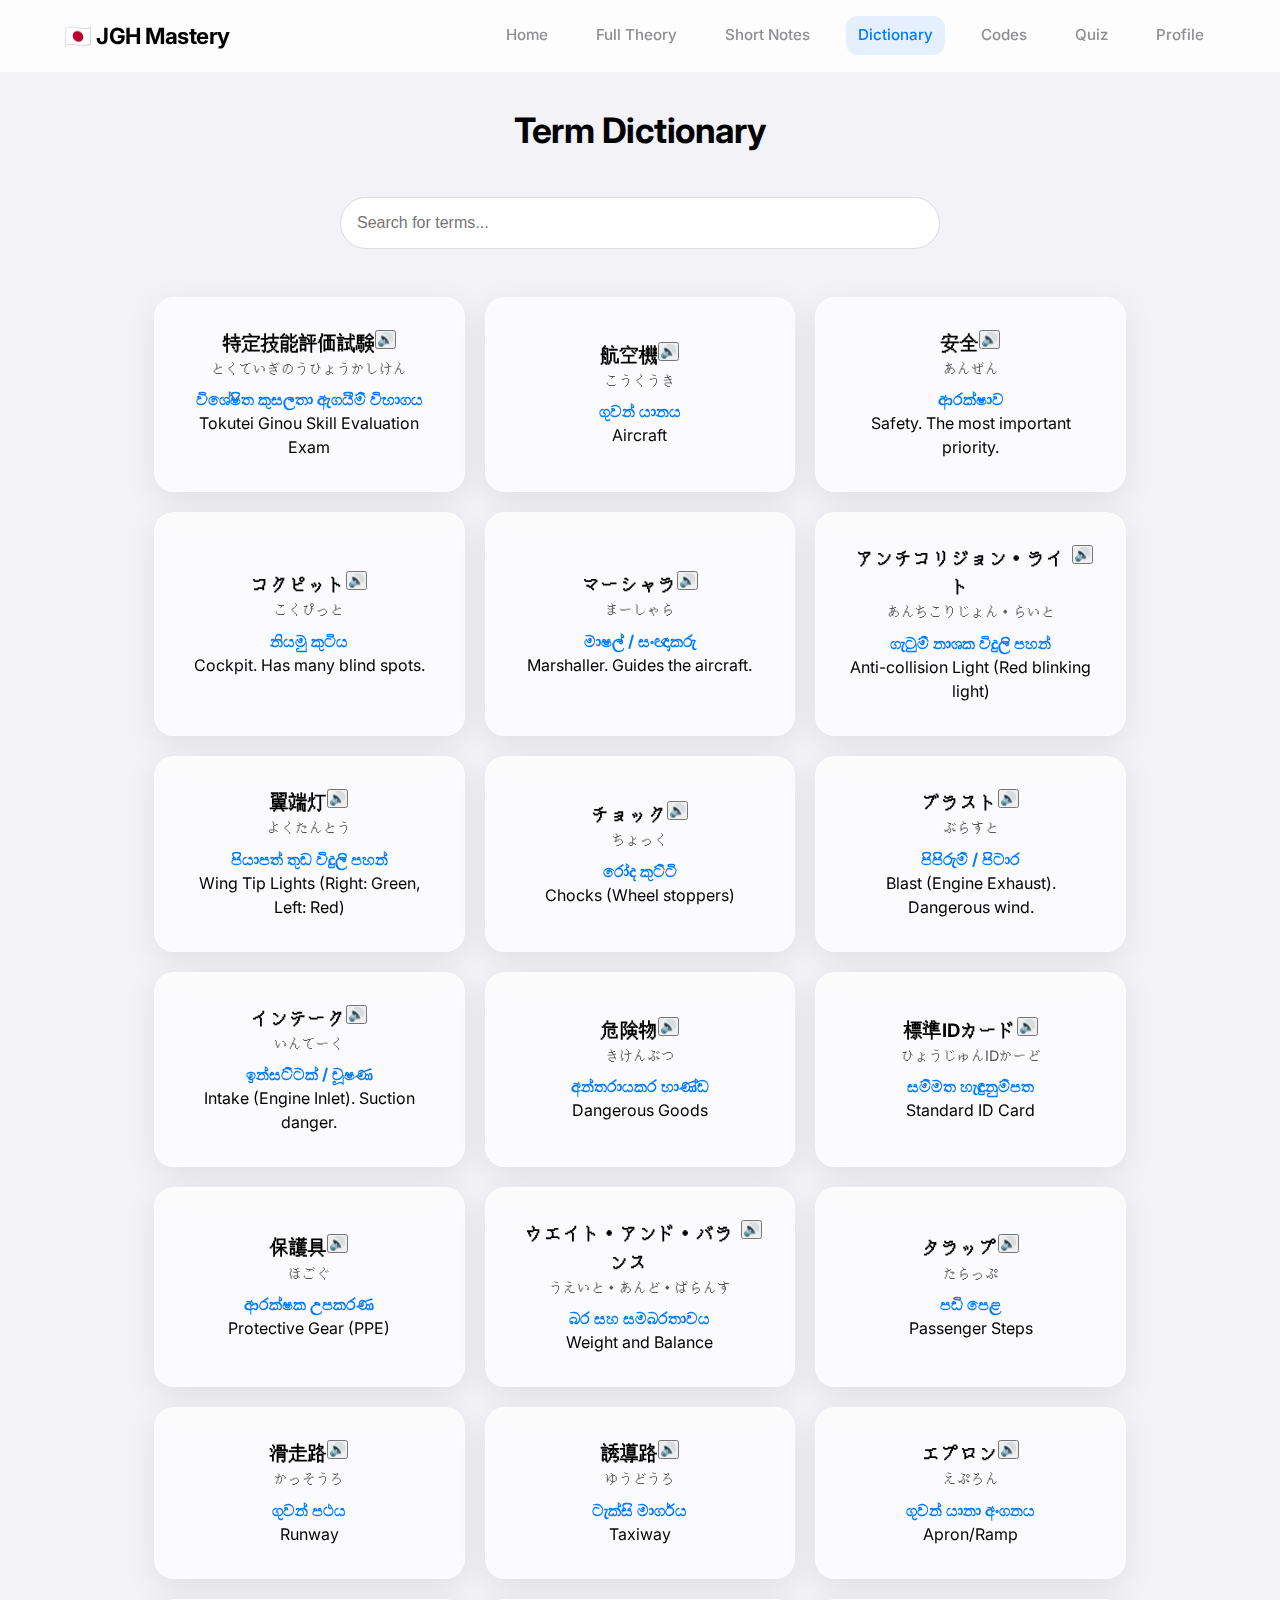
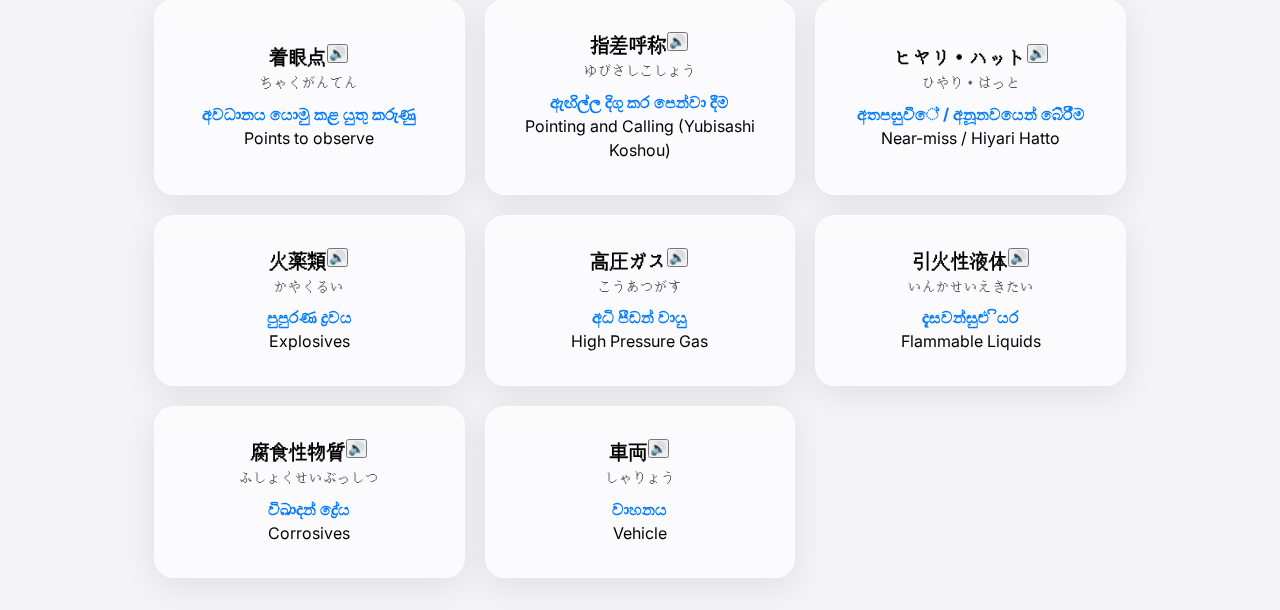
<file: dictionary.html>
<!DOCTYPE html>
<html lang="si">

<head>
    <meta charset="UTF-8">
    <meta name="viewport" content="width=device-width, initial-scale=1.0">
    <title>Dictionary | JGH</title>
    <link rel="stylesheet" href="style.css">
    <link href="https://fonts.googleapis.com/css2?family=Inter:wght@400;600;800&display=swap" rel="stylesheet">
</head>

<body>

    <nav>
        <a href="index.html" class="logo">🇯🇵 JGH Mastery</a>
        <div class="menu-toggle" id="mobile-menu">
            <i class="fas fa-bars"></i>
        </div>
        <div class="nav-links">
            <a href="index.html">Home</a>
            <a href="theory.html">Full Theory</a>
            <a href="notes.html">Short Notes</a>
            <a href="dictionary.html" class="active">Dictionary</a>
            <a href="codes.html">Codes</a>
            <a href="quiz.html">Quiz</a>
            <a href="profile.html">Profile</a>
        </div>
    </nav>

    <section class="container">
        <h2 class="section-title">Term Dictionary</h2>
        <div style="max-width: 600px; margin: 0 auto 3rem auto;">
            <input type="text" id="searchInput" placeholder="Search for terms..."
                style="width: 100%; padding: 1rem; border-radius: 50px; border: 1px solid #ddd; font-size: 1rem;">
        </div>

        <div id="dictionary-grid" class="features-grid">
            <!-- Terms will be loaded here -->
            <div class="card">
                <h3>Sample Term</h3>
                <p><strong>Meaning:</strong> Example meaning</p>
                <p><strong>Sinhala:</strong> උදාහරණ</p>
            </div>
        </div>
    </section>

    <script src="app.js"></script>
</body>

</html>
</file>
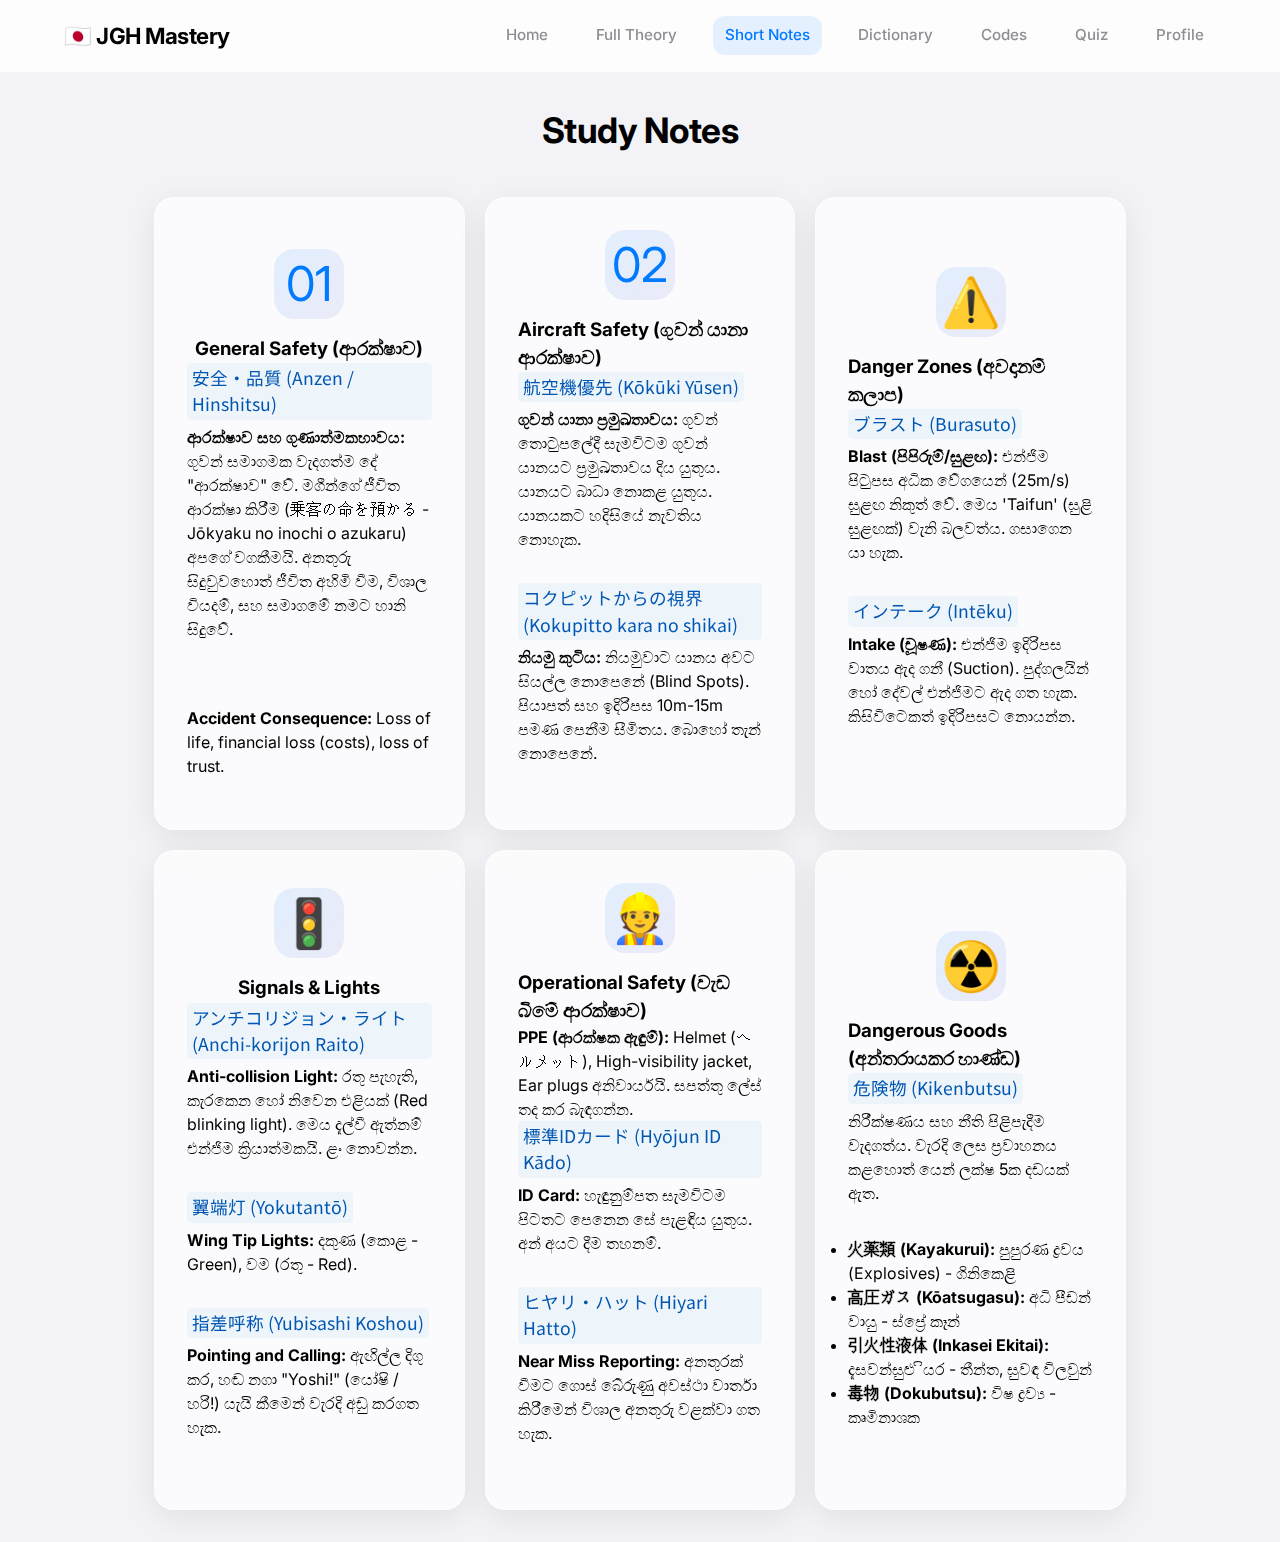
<file: notes.html>
<!DOCTYPE html>
<html lang="si">

<head>
    <meta charset="UTF-8">
    <meta name="viewport" content="width=device-width, initial-scale=1.0">
    <title>Short Notes | JGH</title>
    <link rel="stylesheet" href="style.css">
    <link
        href="https://fonts.googleapis.com/css2?family=Inter:wght@400;600;800&family=Noto+Sans+JP:wght@400;700&display=swap"
        rel="stylesheet">
    <style>
        .japanese-text {
            font-family: 'Noto Sans JP', sans-serif;
            font-size: 1.1em;
            color: #0056b3;
            background: #eef5fa;
            padding: 2px 5px;
            border-radius: 4px;
            display: inline-block;
            margin-bottom: 5px;
        }

        .note-section {
            margin-bottom: 2rem;
        }
    </style>
</head>

<body>

    <nav>
        <a href="index.html" class="logo">🇯🇵 JGH Mastery</a>
        <div class="menu-toggle" id="mobile-menu">
            <i class="fas fa-bars"></i>
        </div>
        <div class="nav-links">
            <a href="index.html">Home</a>
            <a href="theory.html">Full Theory</a>
            <a href="notes.html" class="active">Short Notes</a>
            <a href="dictionary.html">Dictionary</a>
            <a href="codes.html">Codes</a>
            <a href="quiz.html">Quiz</a>
            <a href="profile.html">Profile</a>
        </div>
    </nav>

    <section class="container">
        <h2 class="section-title">Study Notes</h2>

        <div class="features-grid">

            <!-- Section 1 -->
            <div class="card" style="text-align: left;">
                <div class="card-icon">01</div>
                <h3>General Safety (ආරක්ෂාව)</h3>
                <div class="note-section">
                    <p class="japanese-text">安全・品質 (Anzen / Hinshitsu)</p>
                    <p><strong>ආරක්ෂාව සහ ගුණාත්මකභාවය:</strong> ගුවන් සමාගමක වැදගත්ම දේ "ආරක්ෂාව" වේ. මගීන්ගේ ජීවිත
                        ආරක්ෂා කිරීම (乗客の命を預かる - Jōkyaku no inochi o azukaru) අපගේ වගකීමයි. අනතුරු සිදුවුවහොත් ජීවිත
                        අහිමි වීම, විශාල වියදම්, සහ සමාගමේ නමට හානි සිදුවේ.</p>
                </div>
                <hr style="margin: 1rem 0; border: 0; border-top: 1px solid #eee;">
                <p><strong>Accident Consequence:</strong> Loss of life, financial loss (costs), loss of trust.</p>
            </div>

            <!-- Section 2 -->
            <div class="card" style="text-align: left;">
                <div class="card-icon">02</div>
                <h3>Aircraft Safety (ගුවන් යානා ආරක්ෂාව)</h3>
                <div class="note-section">
                    <p class="japanese-text">航空機優先 (Kōkūki Yūsen)</p>
                    <p><strong>ගුවන් යානා ප්‍රමුඛතාවය:</strong> ගුවන් තොටුපලේදී සැමවිටම ගුවන් යානයට ප්‍රමුඛතාවය දිය
                        යුතුය. යානයට බාධා නොකළ යුතුය. යානයකට හදිසියේ නැවතිය නොහැක.</p>
                </div>
                <div class="note-section">
                    <p class="japanese-text">コクピットからの視界 (Kokupitto kara no shikai)</p>
                    <p><strong>නියමු කුටිය:</strong> නියමුවාට යානය අවට සියල්ල නොපෙනේ (Blind Spots). පියාපත් සහ ඉදිරිපස
                        10m-15m පමණ පෙනීම සීමිතය. බොහෝ තැන් නොපෙනේ.</p>
                </div>
            </div>

            <!-- Section 3 -->
            <div class="card" style="text-align: left;">
                <div class="card-icon">⚠️</div>
                <h3>Danger Zones (අවදානම් කලාප)</h3>
                <div class="note-section">
                    <p class="japanese-text">ブラスト (Burasuto)</p>
                    <p><strong>Blast (පිපිරුම්/සුළඟ):</strong> එන්ජිම පිටුපස අධික වේගයෙන් (25m/s) සුළඟ නිකුත් වේ. මෙය
                        'Taifun' (සුළි සුළඟක්) වැනි බලවත්ය. ගසාගෙන යා හැක.</p>
                </div>
                <div class="note-section">
                    <p class="japanese-text">インテーク (Intēku)</p>
                    <p><strong>Intake (චූෂණ):</strong> එන්ජිම ඉදිරිපස වාතය ඇද ගනී (Suction). පුද්ගලයින් හෝ දේවල් එන්ජිමට
                        ඇද ගත හැක. කිසිවිටෙකත් ඉදිරිපසට නොයන්න.</p>
                </div>
            </div>

            <!-- Section 4 -->
            <div class="card" style="text-align: left;">
                <div class="card-icon">🚦</div>
                <h3>Signals & Lights</h3>
                <div class="note-section">
                    <p class="japanese-text">アンチコリジョン・ライト (Anchi-korijon Raito)</p>
                    <p><strong>Anti-collision Light:</strong> රතු පැහැති, කැරකෙන හෝ නිවෙන එළියක් (Red blinking light).
                        මෙය දැල්වී ඇත්නම් එන්ජිම ක්‍රියාත්මකයි. ළං නොවන්න.</p>
                </div>
                <div class="note-section">
                    <p class="japanese-text">翼端灯 (Yokutantō)</p>
                    <p><strong>Wing Tip Lights:</strong> දකුණ (කොළ - Green), වම (රතු - Red).</p>
                </div>
                <div class="note-section">
                    <p class="japanese-text">指差呼称 (Yubisashi Koshou)</p>
                    <p><strong>Pointing and Calling:</strong> ඇඟිල්ල දිගු කර, හඬ නගා "Yoshi!" (යෝෂි / හරි!) යැයි කීමෙන්
                        වැරදි අඩු කරගත හැක.</p>
                </div>
            </div>

            <!-- Section 5 -->
            <div class="card" style="text-align: left;">
                <div class="card-icon">👷</div>
                <h3>Operational Safety (වැඩ බිමේ ආරක්ෂාව)</h3>
                <p><strong>PPE (ආරක්ෂක ඇඳුම්):</strong> Helmet (ヘルメット), High-visibility jacket, Ear plugs අනිවාර්යයි.
                    සපත්තු ලේස් තද කර බැඳගන්න.</p>
                <div class="note-section">
                    <p class="japanese-text">標準IDカード (Hyōjun ID Kādo)</p>
                    <p><strong>ID Card:</strong> හැඳුනුම්පත සැමවිටම පිටතට පෙනෙන සේ පැළඳිය යුතුය. අන් අයට දීම තහනම්.</p>
                </div>
                <div class="note-section">
                    <p class="japanese-text">ヒヤリ・ハット (Hiyari Hatto)</p>
                    <p><strong>Near Miss Reporting:</strong> අනතුරක් වීමට ගොස් බේරුණු අවස්ථා වාර්තා කිරීමෙන් විශාල
                        අනතුරු වළක්වා ගත හැක.</p>
                </div>
            </div>

            <!-- Section 6: Dangerous Goods -->
            <div class="card" style="text-align: left;">
                <div class="card-icon">☢️</div>
                <h3>Dangerous Goods (අන්තරායකර භාණ්ඩ)</h3>
                <div class="note-section">
                    <p class="japanese-text">危険物 (Kikenbutsu)</p>
                    <p>නිරීක්ෂණය සහ නීති පිළිපැදීම වැදගත්ය. වැරදි ලෙස ප්‍රවාහනය කළහොත් යෙන් ලක්ෂ 5ක දඩයක් ඇත.</p>
                </div>
                <ul>
                    <li><strong>火薬類 (Kayakurui):</strong> පුපුරණ ද්‍රවය (Explosives) - ගිනිකෙළි</li>
                    <li><strong>高圧ガス (Kōatsugasu):</strong> අධි පීඩන්‍ වායු - ස්ප්‍රේ කෑන්</li>
                    <li><strong>引火性液体 (Inkasei Ekitai):</strong> දැසවන්‍සුළු ියර - තීන්ත, සුවඳ විලවුන්</li>
                    <li><strong>毒物 (Dokubutsu):</strong> විෂ ද්‍රව්‍ය - කෘමිනාශක</li>
                </ul>
            </div>

        </div>
    </section>

    <script src="app.js"></script>
</body>

</html>
</file>
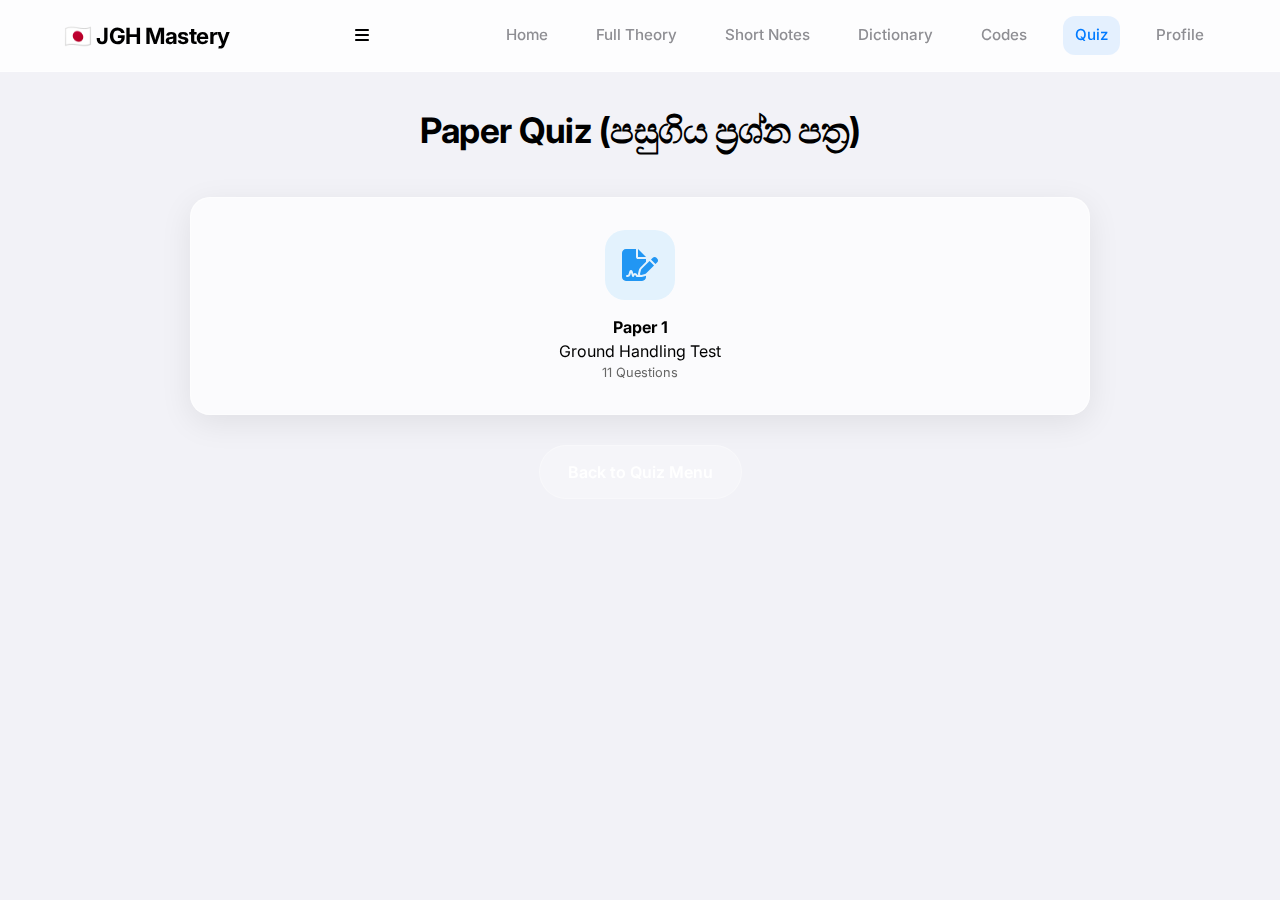
<file: paper_quiz.html>
<!DOCTYPE html>
<html lang="si">

<head>
    <meta charset="UTF-8">
    <meta name="viewport" content="width=device-width, initial-scale=1.0">
    <title>Paper Quiz | JGH</title>
    <link rel="stylesheet" href="style.css">
    <link
        href="https://fonts.googleapis.com/css2?family=Inter:wght@400;600;800&family=Noto+Sans+JP:wght@400;700&display=swap"
        rel="stylesheet">
    <link rel="stylesheet" href="https://cdnjs.cloudflare.com/ajax/libs/font-awesome/6.4.0/css/all.min.css">
</head>

<body>

    <nav>
        <a href="index.html" class="logo">🇯🇵 JGH Mastery</a>
        <div class="menu-toggle" id="mobile-menu">
            <i class="fas fa-bars"></i>
        </div>
        <div class="nav-links">
            <a href="index.html">Home</a>
            <a href="theory.html">Full Theory</a>
            <a href="notes.html">Short Notes</a>
            <a href="dictionary.html">Dictionary</a>
            <a href="codes.html">Codes</a>
            <a href="quiz.html" class="active">Quiz</a>
            <a href="profile.html">Profile</a>
        </div>
    </nav>

    <section class="container">
        <h2 class="section-title">Paper Quiz (පසුගිය ප්‍රශ්න පත්‍ර)</h2>

        <!-- Paper Selection Menu -->
        <div id="quiz-menu" style="max-width: 900px; margin: 0 auto;">
            <div class="features-grid" style="grid-template-columns: repeat(auto-fit, minmax(200px, 1fr));">
                <!-- Paper 1 -->
                <div class="card" onclick="startSection('section1')" style="cursor:pointer; text-align: center;">
                    <div class="card-icon"
                        style="background:#e3f2fd; color:#2196f3; font-size: 2rem; margin-bottom: 15px;">
                        <i class="fas fa-file-signature"></i>
                    </div>
                    <h4>Paper 1</h4>
                    <p>Ground Handling Test</p>
                    <p style="font-size: 0.8rem; color: #666;">11 Questions</p>
                </div>
            </div>
            <a href="quiz.html" class="btn btn-secondary"
                style="margin-top: 30px; display:block; width: fit-content; margin-inline: auto;">Back to Quiz Menu</a>
        </div>

        <!-- Quiz Container (Hidden initially) -->
        <div id="quiz-container" style="display: none; margin-top: 30px;"></div>
    </section>

    <script src="app.js"></script>
</body>

</html>
</file>
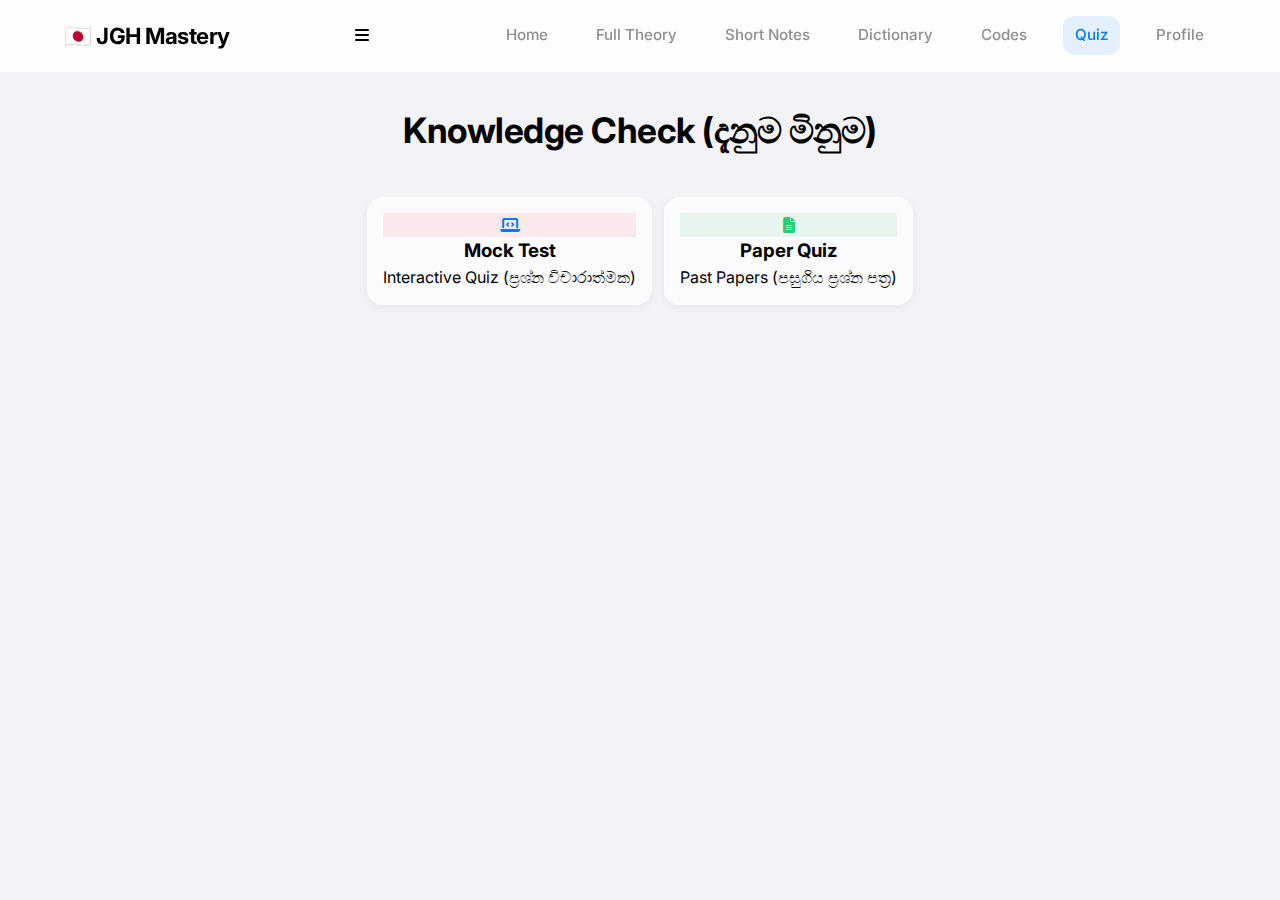
<file: quiz.html>
<!DOCTYPE html>
<html lang="si">

<head>
    <meta charset="UTF-8">
    <meta name="viewport" content="width=device-width, initial-scale=1.0">
    <title>Quiz | JGH</title>
    <link rel="stylesheet" href="style.css">
    <link href="https://fonts.googleapis.com/css2?family=Inter:wght@400;600;800&display=swap" rel="stylesheet">
    <link rel="stylesheet" href="https://cdnjs.cloudflare.com/ajax/libs/font-awesome/6.4.0/css/all.min.css">
</head>

<body>

    <nav>
        <a href="index.html" class="logo">🇯🇵 JGH Mastery</a>
        <div class="menu-toggle" id="mobile-menu">
            <i class="fas fa-bars"></i>
        </div>
        <div class="nav-links">
            <a href="index.html">Home</a>
            <a href="theory.html">Full Theory</a>
            <a href="notes.html">Short Notes</a>
            <a href="dictionary.html">Dictionary</a>
            <a href="codes.html">Codes</a>
            <a href="quiz.html" class="active">Quiz</a>
            <a href="profile.html">Profile</a>
        </div>
    </nav>

    <section class="container">
        <h2 class="section-title">Knowledge Check (දැනුම මිනුම)</h2>

        <!-- Quiz Mode Selection -->
        <div id="quiz-menu" style="max-width: 900px; margin: 0 auto;">
            <div class="folder-grid" style="justify-content: center; flex-wrap: wrap;">
                <!-- Mock Test Card -->
                <div class="folder-card" id="btn-mock-test" onclick="startMockTest()">
                    <div class="folder-icon" style="background: rgba(255, 71, 87, 0.1); color: var(--primary-color);"><i
                            class="fas fa-laptop-code"></i></div>
                    <h3>Mock Test</h3>
                    <p>Interactive Quiz (ප්‍රශ්න විචාරාත්මක)</p>
                </div>

                <!-- Paper Quiz Card -->
                <a href="paper_quiz.html" style="text-decoration: none; color: inherit;">
                    <div class="folder-card">
                        <div class="folder-icon" style="background: rgba(46, 204, 113, 0.1); color: #2ecc71;"><i
                                class="fas fa-file-alt"></i></div>
                        <h3>Paper Quiz</h3>
                        <p>Past Papers (පසුගිය ප්‍රශ්න පත්‍ර)</p>
                    </div>
                </a>
            </div>
        </div>

        <!-- Active Quiz Container (Hidden by default) -->
        <div id="quiz-container" style="display: none; margin-top: 30px;">
            <!-- Quiz content will be injected here by app.js -->
        </div>

    </section>

    <script src="app.js"></script>
</body>

</html>
</file>
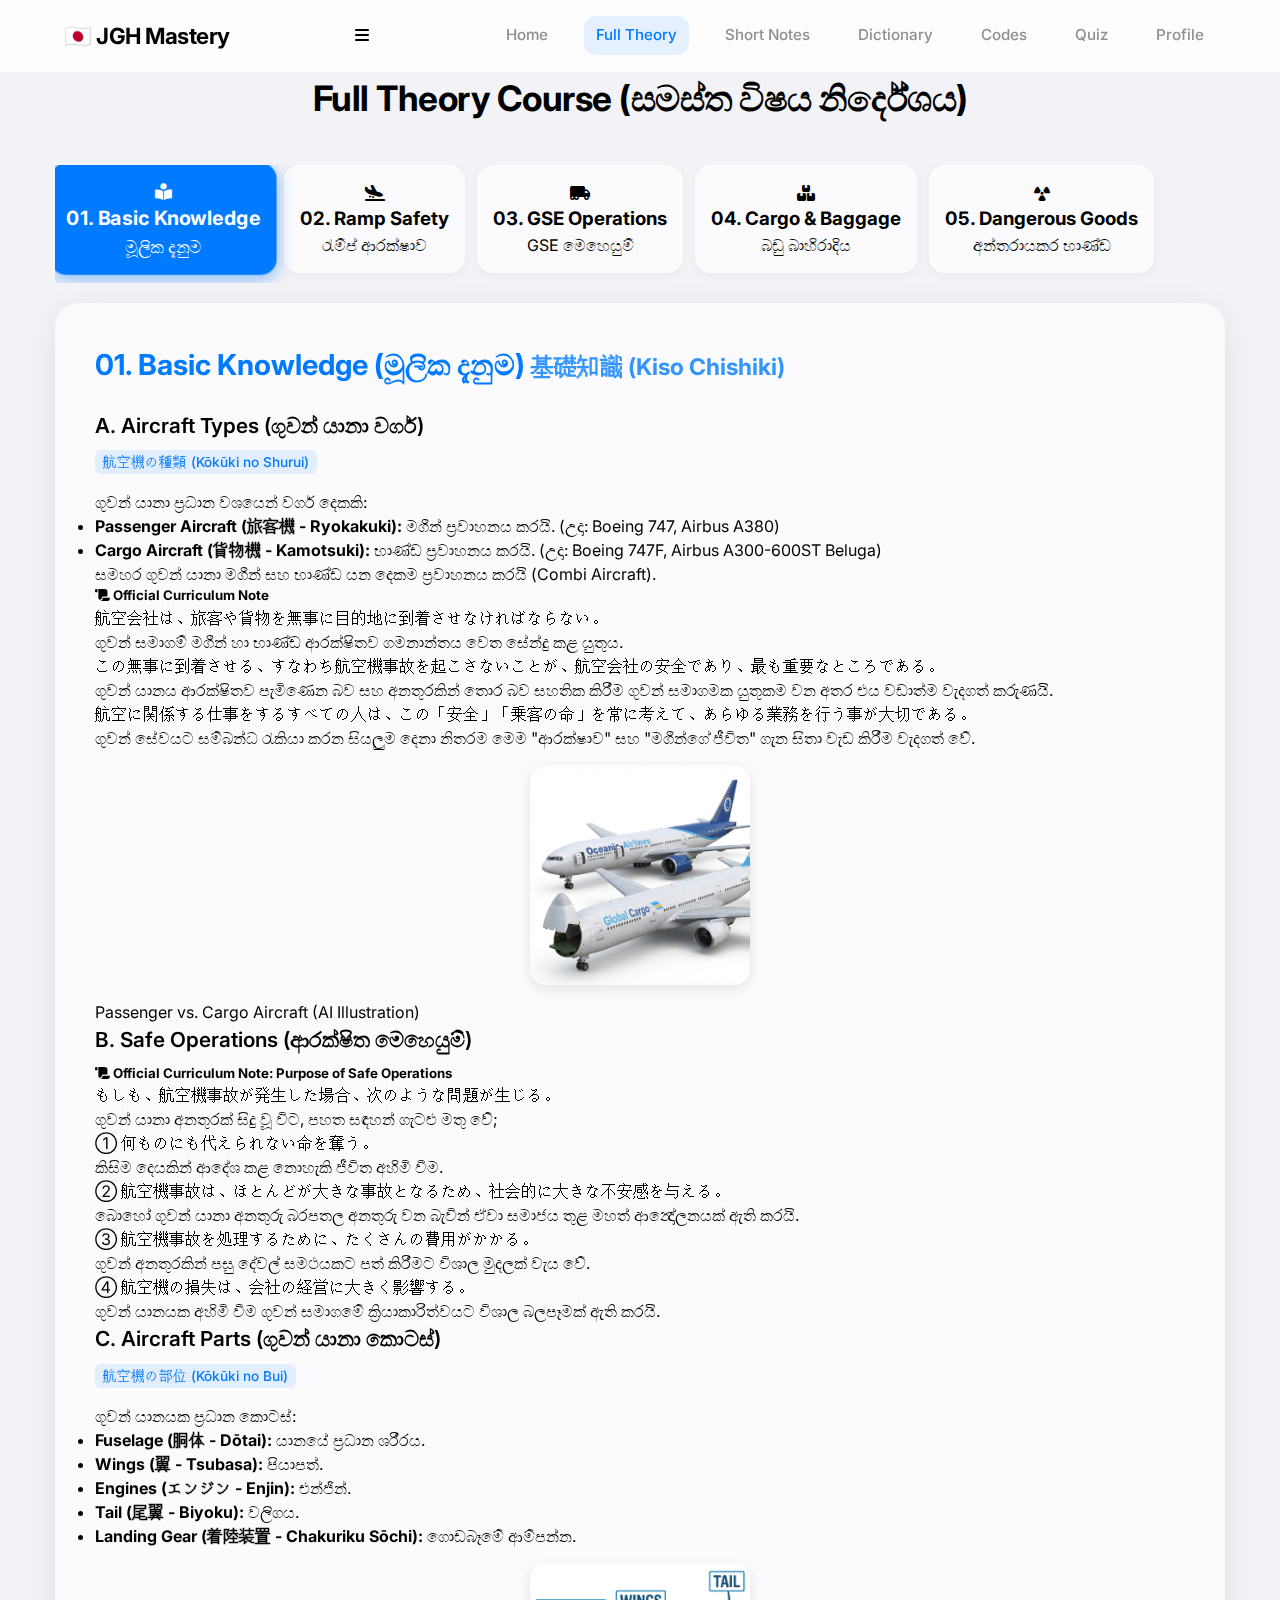
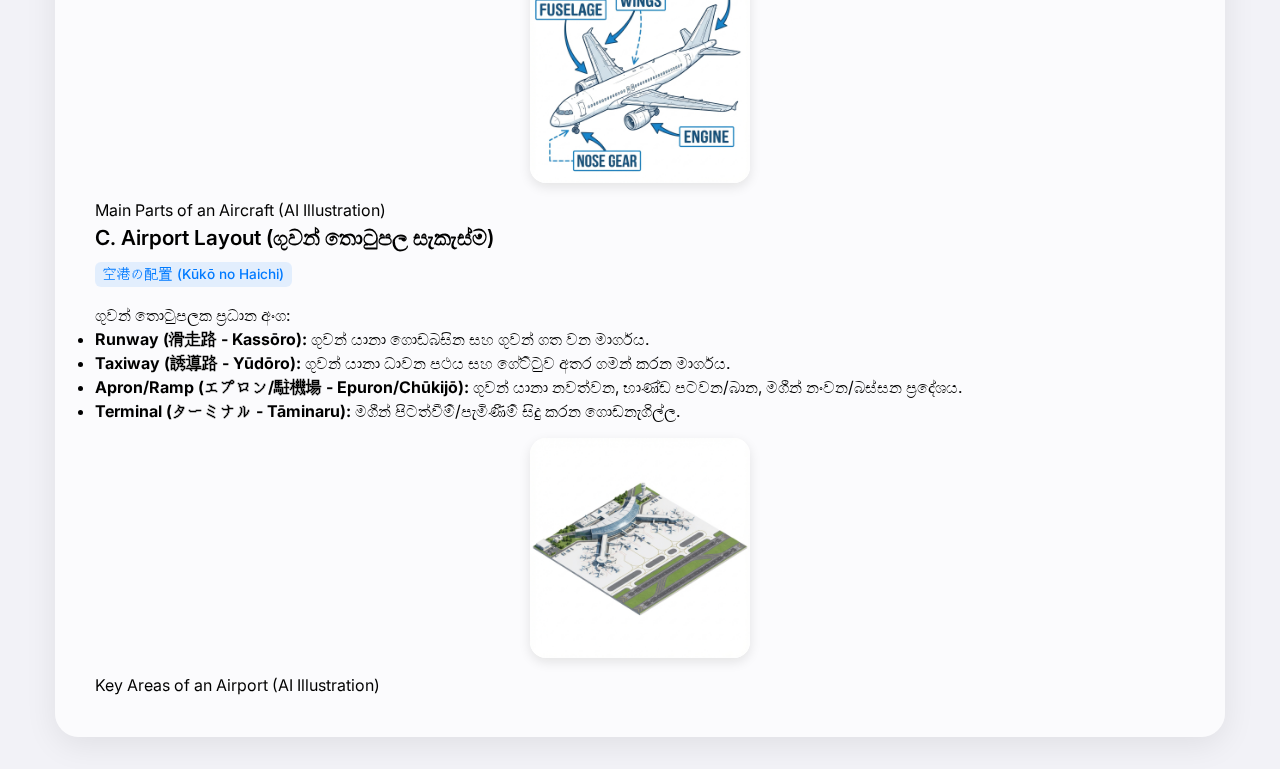
<file: theory.html>
<!DOCTYPE html>
<html lang="si">

<head>
    <meta charset="UTF-8">
    <meta name="viewport" content="width=device-width, initial-scale=1.0">
    <title>Full Theory | JGH</title>
    <link rel="stylesheet" href="style.css">
    <link
        href="https://fonts.googleapis.com/css2?family=Inter:wght@400;600;800&family=Noto+Sans+JP:wght@400;700&display=swap"
        rel="stylesheet">
    <link rel="stylesheet" href="https://cdnjs.cloudflare.com/ajax/libs/font-awesome/6.4.0/css/all.min.css">

</head>

<body>

    <nav>
        <a href="index.html" class="logo">🇯🇵 JGH Mastery</a>
        <div class="menu-toggle" id="mobile-menu">
            <i class="fas fa-bars"></i>
        </div>
        <div class="nav-links">
            <a href="index.html">Home</a>
            <a href="theory.html" class="active">Full Theory</a>
            <a href="notes.html">Short Notes</a>
            <a href="dictionary.html">Dictionary</a>
            <a href="codes.html">Codes</a>
            <a href="quiz.html">Quiz</a>
            <a href="profile.html">Profile</a>
        </div>
    </nav>

    <section class="container" style="max-width: 1200px; padding: 0 15px;">
        <h2 class="section-title">Full Theory Course (සමස්ත විෂය නිර්දේශය)</h2>

        <!-- Folder/Tab Navigation (5 Main Topics) -->
        <div class="folder-grid">
            <div class="folder-card active" onclick="openSection('section-basic', this)">
                <div class="folder-icon"><i class="fas fa-book-reader"></i></div>
                <h3>01. Basic Knowledge</h3>
                <p>මූලික දැනුම</p>
            </div>
            <div class="folder-card" onclick="openSection('section-ramp', this)">
                <div class="folder-icon"><i class="fas fa-plane-arrival"></i></div>
                <h3>02. Ramp Safety</h3>
                <p>රැම්ප් ආරක්ෂාව</p>
            </div>
            <div class="folder-card" onclick="openSection('section-gse', this)">
                <div class="folder-icon"><i class="fas fa-truck-moving"></i></div>
                <h3>03. GSE Operations</h3>
                <p>GSE මෙහෙයුම්</p>
            </div>
            <div class="folder-card" onclick="openSection('section-cargo', this)">
                <div class="folder-icon"><i class="fas fa-boxes"></i></div>
                <h3>04. Cargo & Baggage</h3>
                <p>බඩු බාහිරාදිය</p>
            </div>
            <div class="folder-card" onclick="openSection('section-dg', this)">
                <div class="folder-icon"><i class="fas fa-radiation"></i></div>
                <h3>05. Dangerous Goods</h3>
                <p>අන්තරායකර භාණ්ඩ</p>
            </div>
        </div>

        <div class="content-area">

            <!-- SECTION 01: BASIC KNOWLEDGE -->
            <article class="theory-section active" id="section-basic">
                <div class="section-header">
                    <span>01. Basic Knowledge (මූලික දැනුම)</span>
                    <span style="font-size: 0.8em; opacity: 0.8;">基礎知識 (Kiso Chishiki)</span>
                </div>

                <div class="topic-row">
                    <div class="text-content">
                        <h4>A. Aircraft Types (ගුවන් යානා වර්ග)</h4>
                        <div class="jp-block">航空機の種類 (Kōkūki no Shurui)</div>
                        <p>
                            ගුවන් යානා ප්‍රධාන වශයෙන් වර්ග දෙකකි:
                        </p>
                        <ul>
                            <li><strong>Passenger Aircraft (<span class="japanese-term">旅客機 -
                                        Ryokakuki</span>):</strong>
                                මගීන් ප්‍රවාහනය කරයි. (උදා: Boeing 747, Airbus A380)</li>
                            <li><strong>Cargo Aircraft (<span class="japanese-term">貨物機 - Kamotsuki</span>):</strong>
                                භාණ්ඩ ප්‍රවාහනය කරයි. (උදා: Boeing 747F, Airbus A300-600ST Beluga)</li>
                        </ul>
                        <p class="learning-point">
                            සමහර ගුවන් යානා මගීන් සහ භාණ්ඩ යන දෙකම ප්‍රවාහනය කරයි (Combi Aircraft).
                        </p>

                        <!-- OFFICIAL NOTE START -->
                        <div class="official-note">
                            <h5><i class="fas fa-scroll"></i> Official Curriculum Note</h5>

                            <div class="note-block">
                                <div class="jp">航空会社は、旅客や貨物を無事に目的地に到着させなければならない。</div>
                                <div class="si">ගුවන් සමාගම් මගීන් හා භාණ්ඩ ආරක්ෂිතව ගමනාන්තය වෙත සේන්දු කළ යුතුය.</div>
                            </div>

                            <div class="note-block">
                                <div class="jp">この無事に到着させる、すなわち航空機事故を起こさないことが、航空会社の安全であり、最も重要なところである。</div>
                                <div class="si">ගුවන් යානය ආරක්ෂිතව පැමිණෙන බව සහ අනතුරකින් තොර බව සහතික කිරීම ගුවන්
                                    සමාගමක යුතුකම වන අතර එය වඩාත්ම වැදගත් කරුණයි.</div>
                            </div>

                            <div class="note-block">
                                <div class="jp">航空に関係する仕事をするすべての人は、この「安全」「乗客の命」を常に考えて、あらゆる業務を行う事が大切である。</div>
                                <div class="si">ගුවන් සේවයට සම්බන්ධ රැකියා කරන සියලුම දෙනා නිතරම මෙම "ආරක්ෂාව" සහ
                                    "මගීන්ගේ ජීවිත" ගැන සිතා වැඩ කිරීම වැදගත් වේ.</div>
                            </div>
                        </div>
                        <!-- OFFICIAL NOTE END -->

                    </div>
                    <div class="media-content">
                        <img src="./images/ai_aircraft_types_1767461767524.png" alt="Aircraft Types" class="small-illu"
                            onerror="this.src='https://placehold.co/400x300?text=Aircraft+Types'">
                        <div class="caption">Passenger vs. Cargo Aircraft (AI Illustration)</div>
                    </div>
                </div>

                <div class="topic-row">
                    <div class="text-content">
                        <h4>B. Safe Operations (ආරක්ෂිත මෙහෙයුම්)</h4>

                        <!-- OFFICIAL NOTE START -->
                        <div class="official-note">
                            <h5><i class="fas fa-scroll"></i> Official Curriculum Note: Purpose of Safe Operations</h5>
                            <div class="note-block">
                                <div class="jp">もしも、航空機事故が発生した場合、次のような問題が生じる。</div>
                                <div class="si">ගුවන් යානා අනතුරක් සිදු වූ විට, පහත සඳහන් ගැටළු මතු වේ;</div>
                            </div>
                            <div class="note-block">
                                <div class="jp">① 何ものにも代えられない命を奪う。</div>
                                <div class="si">කිසිම දෙයකින් ආදේශ කළ නොහැකි ජීවිත අහිමි වීම.</div>
                            </div>
                            <div class="note-block">
                                <div class="jp">② 航空機事故は、ほとんどが大きな事故となるため、社会的に大きな不安感を与える。</div>
                                <div class="si">බොහෝ ගුවන් යානා අනතුරු බරපතල අනතුරු වන බැවින් ඒවා සමාජය තුළ මහත්
                                    ආන්‍දෝලනයක් ඇති කරයි.</div>
                            </div>
                            <div class="note-block">
                                <div class="jp">③ 航空機事故を処理するために、たくさんの費用がかかる。</div>
                                <div class="si">ගුවන් අනතුරකින් පසු දේවල් සමථයකට පත් කිරීමට විශාල මුදලක් වැය වේ.</div>
                            </div>
                            <div class="note-block">
                                <div class="jp">④ 航空機の損失は、会社の経営に大きく影響する。</div>
                                <div class="si">ගුවන් යානයක අහිමි වීම ගුවන් සමාගමේ ක්‍රියාකාරිත්වයට විශාල බලපෑමක් ඇති
                                    කරයි.</div>
                            </div>
                        </div>
                        <!-- OFFICIAL NOTE END -->

                        <h4>C. Aircraft Parts (ගුවන් යානා කොටස්)</h4>
                        <div class="jp-block">航空機の部位 (Kōkūki no Bui)</div>
                        <p>
                            ගුවන් යානයක ප්‍රධාන කොටස්:
                        </p>
                        <ul>
                            <li><strong>Fuselage (<span class="japanese-term">胴体 - Dōtai</span>):</strong> යානයේ ප්‍රධාන
                                ශරීරය.</li>
                            <li><strong>Wings (<span class="japanese-term">翼 - Tsubasa</span>):</strong> පියාපත්.</li>
                            <li><strong>Engines (<span class="japanese-term">エンジン - Enjin</span>):</strong> එන්ජින්.
                            </li>
                            <li><strong>Tail (<span class="japanese-term">尾翼 - Biyoku</span>):</strong> වලිගය.</li>
                            <li><strong>Landing Gear (<span class="japanese-term">着陸装置 - Chakuriku
                                        Sōchi</span>):</strong>
                                ගොඩබෑමේ ආම්පන්න.</li>
                        </ul>
                    </div>
                    <div class="media-content">
                        <img src="./images/ai_aircraft_parts_1767461787188.png" alt="Aircraft Parts" class="small-illu"
                            onerror="this.src='https://placehold.co/400x300?text=Aircraft+Parts'">
                        <div class="caption">Main Parts of an Aircraft (AI Illustration)</div>
                    </div>
                </div>

                <div class="topic-row">
                    <div class="text-content">
                        <h4>C. Airport Layout (ගුවන් තොටුපල සැකැස්ම)</h4>
                        <div class="jp-block">空港の配置 (Kūkō no Haichi)</div>
                        <p>
                            ගුවන් තොටුපලක ප්‍රධාන අංග:
                        </p>
                        <ul>
                            <li><strong>Runway (<span class="japanese-term">滑走路 - Kassōro</span>):</strong> ගුවන් යානා
                                ගොඩබසින සහ ගුවන් ගත වන මාර්ගය.</li>
                            <li><strong>Taxiway (<span class="japanese-term">誘導路 - Yūdōro</span>):</strong> ගුවන් යානා
                                ධාවන පථය සහ ගේට්ටුව අතර ගමන් කරන මාර්ගය.</li>
                            <li><strong>Apron/Ramp (<span class="japanese-term">エプロン/駐機場 -
                                        Epuron/Chūkijō</span>):</strong>
                                ගුවන් යානා නවත්වන, භාණ්ඩ පටවන/බාන, මගීන් නංවන/බස්සන ප්‍රදේශය.</li>
                            <li><strong>Terminal (<span class="japanese-term">ターミナル - Tāminaru</span>):</strong> මගීන්
                                පිටත්වීම්/පැමිණීම් සිදු කරන ගොඩනැගිල්ල.</li>
                        </ul>
                    </div>
                    <div class="media-content">
                        <img src="./images/ai_airport_layout_1767461804875.png" alt="Airport Layout" class="small-illu"
                            onerror="this.src='https://placehold.co/400x300?text=Airport+Layout'">
                        <div class="caption">Key Areas of an Airport (AI Illustration)</div>
                    </div>
                </div>
            </article>

            <!-- SECTION 02: RAMP SAFETY -->
            <article class="theory-section" id="section-ramp">
                <div class="section-header">
                    <span>02. Ramp Safety (රැම්ප් ආරක්ෂාව)</span>
                    <span style="font-size: 0.8em; opacity: 0.8;">ランプの安全 (Ranpu no Anzen)</span>
                </div>

                <!-- OFFICIAL NOTE START -->
                <div class="official-note" style="margin-bottom: 30px;">
                    <h5><i class="fas fa-scroll"></i> Official Curriculum Note: Aircraft Priority</h5>
                    <div class="note-block">
                        <div class="jp">制限区域内においては、常に航空機の運航が最優先であり、いかなる車両なども航空機の運航を妨げる行為を行ってはならない。</div>
                        <div class="si">සීමා කරන ලද ප්‍රදේශය තුළ, ගුවන් යානා මෙහෙයුම් සෑම විටම ඉහළම ප්‍රමුඛතාවයක් ලබා
                            ගන්නා අතර ගුවන් යානයේ ක්‍රියාකාරිත්වයට බාධා වන කිසිදු ක්‍රියාවක නිරත නොවිය යුතුය.</div>
                    </div>
                </div>
                <!-- OFFICIAL NOTE END -->

                <div class="topic-row">
                    <div class="text-content">
                        <h4>A. Danger Zones (අනතුරුදායක කලාප)</h4>
                        <div class="jp-block">危険区域 (Kiken Kuiki)</div>
                        <p>
                            ගුවන් යානයක් වටා ඇති අනතුරුදායක කලාප:
                        </p>
                        <ul>
                            <li><strong>Blast (<span class="japanese-term">ブラスト</span>):</strong> එන්ජිම පිටුපසින්
                                නික්මෙන අධික වායු ධාරාව. සුළඟ. වේගය 25m/s (Typhoon level). අධික තාපය.</li>
                            <li><strong>Intake (<span class="japanese-term">インテーク</span>):</strong> එන්ජිම ඉදිරිපස ඇති
                                චූෂණ
                                බලය. (Suction). මිනිසුන්ව ඇද ගත හැක.</li>
                        </ul>
                        <p class="learning-point">අවවාදයයි: කවදාවත් එන්ජිම ඉදිරිපසට යන්න එපා.</p>
                    </div>
                    <div class="full-width-section">
                        <img src="./images/uploaded_image_1_1767448896304.png" alt="Danger Zone Diagram New"
                            onerror="this.src='https://placehold.co/800x300?text=Danger+Zone+Diagram'">
                        <div class="caption">Figure 4: Intake & Exhaust Hazard Areas (Critical Safety)</div>
                    </div>
                    <div class="media-content">
                        <img src="./images/ai_danger_zones_1767461825376.png" alt="Engine Danger Zones"
                            class="small-illu" onerror="this.src='https://placehold.co/300x200?text=Danger+Zone+Image'">
                        <div class="caption">Blast & Intake Danger Areas (Simplified AI)</div>
                    </div>
                </div>

                <!-- OFFICIAL NOTE START -->
                <div class="official-note" style="margin-bottom: 30px;">
                    <h5><i class="fas fa-scroll"></i> Official Curriculum Note: Visibility from Aircraft</h5>

                    <div class="note-block">
                        <div class="jp">コクピットからの視界には死角が多くあり、機体の直近の視界は非常に悪く、安全確認が重要である。</div>
                        <div class="si">නියමු කුටිසේ සිට දර්ශනයේ බොහෝ නොපෙනෙන ස්ථාන තිබේ. විශේෂයෙන් නියමු කුටිසේ සිට
                            ගුවන් යානය අවට දර්ශනය ඉතා නරකයි (හොඳින් නොපෙනේ).</div>
                    </div>

                    <div class="note-block">
                        <div class="jp">① 操縦姿勢では、右翼端、左翼端は確認できない。</div>
                        <div class="si">දකුණු පියාපත් තුඩ හා වම් තටු තුඩ නියමු ස්ථානයේ සිට නොපෙනේ.</div>
                    </div>

                    <div class="note-block">
                        <div class="jp">② 操縦席からは、前方 約15m 以上離れなければ、地上の障害物は確認できない。</div>
                        <div class="si">නියමු අසුනේ සිට මීටර 15කට වඩා දුරින් මිස ගුවන් යානය ඉදිරිපස බිමෙහි ඇති බාධක
                            නොපෙනේ.</div>
                    </div>

                    <div class="note-block">
                        <div class="jp">③ 機⾧席から右側は、前方 10m 以上離れなければ、地上の障害物は確認できない。</div>
                        <div class="si">කපිතාන් ආසනයේ සිට මීටර 10කට වඩා දුරින් මිස දකුණු පස ඇති බාධක නොපෙනේ.</div>
                    </div>

                    <div class="note-block">
                        <div class="jp">④ 実験によると、操縦席から見て翼端とその付近にある障害物の間隔（クリアランス）を目測した場合、3m
                            前後の誤差が認められたという。すなわち、狭い場所では、航空機が安全に通過できるかどうか、乗員のみでは判定できない。</div>
                        <div class="si">අත්හදා බැලීම් වලට අනුව, පියාපත් කෙළවර අතර දුර නියමු කුටියේ සිට බලන විට මීටර් 3ක
                            පමණ දෝෂයක් ඇති විය හැක. එබැවින් පටු ඉඩකඩකදී කාර්ය මණ්ඩලයට පමණක් ආරක්ෂිතව යා හැකිදැයි තීරණය
                            කළ නොහැක.</div>
                    </div>

                    <div class="note-block">
                        <div class="jp">⑤ 地上走行中の航空機の前方 40m 以内には、マーシャラによる誘導がない場合、車両、障害物などがあってはならない。</div>
                        <div class="si">මාෂල්වරයෙකුගේ (සංඥාකරුගේ) මගපෙන්වීම නොමැති විට, බිම චලනය වන ගුවන් යානයක්
                            ඉදිරිපිට මීටර් 40 ක් ඇතුළත වාහන හෝ බාධක නොතිබිය යුතුය.</div>
                    </div>
                </div>
                <!-- OFFICIAL NOTE END -->

                <div class="topic-row">
                    <div class="text-content">
                        <h4>B. Marshalling Signals (හස්ත සංඥා)</h4>
                        <div class="jp-block">マーシャリング (Marshalling)</div>

                        <div class="jp-paragraph">
                            ウォッチマンと他の担当者が合図を通じて、航空機を安全に目標場所へ移動できるよう監視し、導く作業である。
                        </div>

                        <p>
                            ගුවන් යානය හසුරවන්නේ "මාෂල්" වරයා විසිනි. ඔහුගේ සංඥා වලට පමනක් නියමුවා අවනත වේ.
                            <br>
                            "All Clear", "Stop", "Turn Left" ආදී සංඥා හඳුනාගන්න.
                        </p>
                    </div>
                    <div class="full-width-section">
                        <img src="./images/uploaded_image_1767449148286.png"
                            alt="Marshalling Signals with Whistle Commands" style="border: 2px solid #e67e22;"
                            onerror="this.src='https://placehold.co/800x300?text=Marshalling+Signals'">
                        <div class="caption">Figure 5: Master Signal Chart (Hand & Whistle Commands)</div>
                    </div>
                    <div class="media-content">
                        <img src="./images/ai_marshalling_1767461842023.png" alt="Marshalling Signals New"
                            class="small-illu" onerror="this.src='https://placehold.co/400x300?text=Signal+Guide'">
                        <div class="caption">Essential Signals (AI Illustration)</div>
                    </div>
                </div>

                <!-- OFFICIAL NOTE START -->
                <div class="official-note">
                    <h5><i class="fas fa-scroll"></i> Official Curriculum Note: Proper Signals</h5>
                    <div class="note-block">
                        <div class="jp">
                            ウォッチ作業は、ウォッチマンと他の担当者（乗員・整備士・マーシャラ・航空機牽引車・ドライバ等）が合図を通じて、航空機を安全に目標場所へ移動できるよう監視し、導く作業である。</div>
                        <div class="si">සංඥා වැඩ යනු ගුවන් යානයේ සංඥා හරහා ගුවන් යානය අධීක්ෂණය කිරීම හා මඟ පෙන්වීමයි.
                            සංඥාකරු සහ අනෙකුත් පිරිස් (කාර්මිකයන්, මාෂල්, රියදුරන්) ගුවන් යානය ආරක්ෂිතව ඉලක්කගත ස්ථානයට
                            ගෙන යා හැකි බව තහවුරු කරයි.</div>
                    </div>
                    <div class="note-block">
                        <div class="jp">各空港で実施されるウォッチマンの動作は、基準に基づいた統一されたものでなければならない。</div>
                        <div class="si">සෑම ගුවන් තොටුපලකම සංඥාකරු ක්‍රියා ප්‍රමිතිගත කර (එකම ආකාරයකට) තිබිය යුතුය.
                        </div>
                    </div>
                </div>
                <!-- OFFICIAL NOTE END -->

                <div class="topic-row">
                    <div class="text-content">
                        <h4>C. PPE & Checks (ආරක්ෂක ඇඳුම්)</h4>

                        <div class="jp-paragraph">
                            航空機地上作業において、その作業内容により、人身事故を未然に防止するため、さまざまな防具（手袋・安全ベルト・ヘルメット・帽子・耳栓 等）が使用されている。
                            作業員は、着用している作業服のボタン、ファスナおよび靴の紐などを正しく締めなければならない。
                        </div>

                        <p>
                            අනිවාර්ය ආරක්ෂක උපකරණ (<span class="japanese-term">保護具 - Hogogu</span>):
                        </p>
                        <ul>
                            <li>Helmet (හෙල්මට්)</li>
                            <li>Safety Shoes (ආරක්ෂක සපත්තු)</li>
                            <li>Ear Plugs (ශබ්ද ආවරණ)</li>
                            <li>Safety Vest (පරාවර්තක කබාය)</li>
                        </ul>
                        <p>වැඩ අවසන් වූ පසු නැවත පරීක්ෂා කරන්න (Final Check).</p>
                    </div>
                    <div class="media-content">
                        <div class="sm-grid">
                            <img src="./images/ai_ppe_gear_1767461876080.png" alt="PPE Items" class="small-illu"
                                onerror="this.src='https://placehold.co/100x100?text=PPE'">
                        </div>
                    </div>
                </div>
                <div class="topic-row">
                    <div class="text-content">
                        <h4>D. Accident Prevention (අනතුරු වැළැක්වීම)</h4>
                        <div class="jp-block">予防 (Yobō)</div>
                        <p>
                            අනතුරු වළක්වා ගැනීමට භාවිතා කරන ප්‍රධාන ක්‍රම දෙකකි.
                        </p>
                        <ul>
                            <li><strong>Hiyari Hatto (Near Miss Report):</strong> අනතුරක් වීමට ගිය අවස්ථා වාර්තා කිරීම.
                            </li>
                            <li><strong>Pointing and Calling (Yubisashi Kosho):</strong> ඇඟිල්ල දිගු කර හඬ නගා පරීක්ෂා
                                කිරීම.</li>
                        </ul>

                        <div class="media-content">
                            <img src="./images/ai_prevention_pointing_calling_1767463394305.png"
                                alt="Pointing and Calling Gesture" class="small-illu"
                                onerror="this.src='https://placehold.co/400x300?text=Yobisashi'">
                            <div class="caption">Yubisashi Kosho (Pointing & Calling)</div>
                        </div>

                        <!-- OFFICIAL NOTE START -->
                        <div class="official-note">
                            <h5><i class="fas fa-scroll"></i> Official Curriculum Note: Prevention</h5>
                            <div class="note-block">
                                <span class="badge-blue">Near Miss Reporting</span>
                                <div class="jp">
                                    事故やインシデントが発生する前に、それらにつながるエラーの情報があれば、事故の未然防止に役にたつ。このため「ヒヤリ・ハット・レポート」が重要になる。</div>
                                <div class="si">අනතුරු සිදුවීමට පෙර, ඊට තුඩු දෙන වැරදි පිළිබඳ තොරතුරු තිබේ නම්, එය
                                    අනතුරු වළක්වා ගැනීමට උපකාරී වේ. මේ නිසා "අතපසුවීම් පිළිබඳ වාර්තා" (Hiyari Hatto
                                    Report) වැදගත් වේ.</div>
                            </div>
                            <div class="note-block">
                                <span class="badge-blue">Pointing and Calling</span>
                                <div class="jp">指を差しているのではなく、同時に声を出すことで意識を集中し、目で見ながら不安全状態はないか、安全は保たれているかを確認する。</div>
                                <div class="si">ඇඟිල්ල දිගු කිරීම පමණක් නොව, එකවර හඬ නගා කීමෙන් ("Yoshi!"), අවධානය යොමු
                                    කර ඇස් දෙකෙන් බලා ආරක්ෂිත බව තහවුරු කර ගනී.</div>
                            </div>
                        </div>
                        <!-- OFFICIAL NOTE END -->
                    </div>
                </div>
            </article>

            <!-- SECTION 03: GSE OPERATIONS -->
            <article class="theory-section" id="section-gse">
                <div class="section-header">
                    <span>03. GSE Operations (GSE මෙහෙයුම්)</span>
                    <span style="font-size: 0.8em; opacity: 0.8;">GSEの操作 (GSE no Sosa)</span>
                </div>

                <div class="topic-row">
                    <div class="text-content">
                        <h4>A. Vehicle Safety (වාහන ආරක්ෂාව)</h4>
                        <div class="jp-paragraph">
                            車両を運転する際は、制限速度を遵守し、航空機優先の原則を守らなければならない。
                        </div>
                        <p>ගුවන් තොටුපලේ වාහන ධාවනය:</p>
                        <div class="highlight-box">
                            <ul>
                                <li><strong>Priority:</strong> ගුවන් යානයට සැමවිටම ඉඩ දෙන්න.</li>
                                <li><strong>Speed Limit:</strong> සාමාන්‍ය පාරේ 30km/h, යානය අසල 15km/h (හෝ ඊට අඩුවෙන්).
                                </li>
                                <li><strong>Stop Check:</strong> යානයට ලං වීමට පෙර අනිවාර්යයෙන්ම නැවතී පරීක්ෂා කරන්න.
                                </li>
                            </ul>
                        </div>
                    </div>
                    <div class="media-content">
                        <img src="./images/ai_gse_vehicle_1767461894822.png" alt="GSE Vehicle" class="small-illu"
                            onerror="this.src='https://placehold.co/400x300?text=GSE'">
                        <div class="caption">Ground Service Equipment (AI Illustration)</div>
                    </div>
                </div>

                <div class="topic-row">
                    <div class="text-content">
                        <h4>B. Departure Checks (පිටත්වීමේ පරීක්‍ෂා)</h4>
                        <div class="jp-block">出発前の確認 (Shuppatsu Mae no Kakunin)</div>

                        <!-- OFFICIAL NOTE START -->
                        <div class="official-note">
                            <h5><i class="fas fa-scroll"></i> Official Curriculum Note: Departure Observation Points
                            </h5>
                            <div class="note-block">
                                <div class="jp">① 航空機の衝突防止灯（アンチコリジョン・ライト）が点灯しているか。</div>
                                <div class="si">ගුවන් යානා ගැටුම් නාශක විදුලි ප පහන් දැල්වී තිබේද?</div>
                            </div>
                            <div class="note-block">
                                <div class="jp">② 航空機のエンジンが始動しているか。</div>
                                <div class="si">ගුවන් යානා එන්ජින් ක්‍රියාත්මක වේද?</div>
                            </div>
                            <div class="note-block">
                                <div class="jp">③ PBB（パッセンジャ・ボーディング・ブリッジ）が航空機より離されているか。</div>
                                <div class="si">PBB (මගී බෝඩිං පාලම) ගුවන් යානයෙන් වෙන් කර තිබේද?</div>
                            </div>
                            <div class="note-block">
                                <div class="jp">④ 車両（パッセンジャ・ステップ車、グラウンドパワー車、エア・スタータ車）の有無。</div>
                                <div class="si">වාහන (පඩිපෙළ, GPU, ASU) ඉවත් කර තිබේද?</div>
                            </div>
                            <div class="note-block">
                                <div class="jp">⑤ 航空機牽引車の黄色回転灯が点灯しているか。</div>
                                <div class="si">ගුවන් යානා ටෝවිං වාහනයේ (Towing Car) කහ කැරකෙන ආලෝකය දල්වා තිබේද?</div>
                            </div>
                            <div class="note-block">
                                <div class="jp">⑥ 車輪止め（チョック）が外されているか。</div>
                                <div class="si">රෝද කුට්ටි (Chocks) ඉවත් කර තිබේද?</div>
                            </div>
                            <div class="note-block">
                                <div class="jp">⑦ ウォッチマンがオールクリア の合図をしているか。</div>
                                <div class="si">සංඥාකරුගේ "All Clear" සංඥාව ලැබුණේද?</div>
                            </div>
                        </div>
                        <!-- OFFICIAL NOTE END -->
                    </div>
                </div>

                <div class="topic-row">
                    <div class="text-content full-width">
                        <h4>C. Road Markings & Apron Definitions (මාර්ග සංඥා සහ ප්‍රදේශ)</h4>
                        <div class="jp-block">車両通路の指示標示等 (Sharyō Tsūro no Shiji Hyōji)</div>

                        <p>ගුවන් තොටුපලේ වාහන ධාවනය සඳහා විශේෂ සලකුණු සහ ප්‍රදේශ වෙන් කර ඇත.</p>

                        <div class="media-content" style="margin-bottom: 20px;">
                            <img src="./images/ai_road_markings_1767463410800.png" alt="Road Markings Diagram"
                                style="max-width: 100%; border-radius: 8px; border: 1px solid #ddd;"
                                onerror="this.src='https://placehold.co/600x300?text=Road+Markings'">
                            <div class="caption">Vehicle Passage Indicators</div>
                        </div>

                        <div class="table-container">
                            <table class="ios-table">
                                <thead>
                                    <tr>
                                        <th>Marking (සලකුණ)</th>
                                        <th>Meaning (තේරුම)</th>
                                    </tr>
                                </thead>
                                <tbody>
                                    <tr>
                                        <td><strong>Stop Line</strong> <br> (停止線標示)</td>
                                        <td>වාහන නැවැත්විය යුතු ස්ථානය පෙන්වයි.</td>
                                    </tr>
                                    <tr>
                                        <td><strong>Direction Line</strong> <br> (進行方向標示)</td>
                                        <td>වාහන ගමන් කළ යුතු දිශාව පෙන්වයි.</td>
                                    </tr>
                                    <tr>
                                        <td><strong>Crosswalk</strong> <br> (横断歩道標示)</td>
                                        <td>ඉදිරියෙන් මගී මාරුවක් ඇති බව පෙන්වයි.</td>
                                    </tr>
                                    <tr>
                                        <td><strong>Priority Mark</strong> <br> (前方優先標示)</td>
                                        <td>ඉදිරියෙන් ගුවන් යානා එන බැවින් වාහන නවත්වා ඉඩ දිය යුතුය.</td>
                                    </tr>
                                    <tr>
                                        <td><strong>Wait Area</strong> <br> (待機区域標示)</td>
                                        <td>Taxiway හරහා යාමට පෙර නැවතී සිටිය යුතු ස්ථානය.</td>
                                    </tr>
                                </tbody>
                            </table>
                        </div>

                        <div class="media-content" style="margin-top: 20px; margin-bottom: 20px;">
                            <img src="./images/ai_apron_areas_1767463429227.png" alt="Apron Areas Diagram"
                                style="max-width: 100%; border-radius: 8px; border: 1px solid #ddd;"
                                onerror="this.src='https://placehold.co/600x400?text=Apron+Areas'">
                            <div class="caption">Apron Areas (ERA vs ESA)</div>
                        </div>

                        <!-- OFFICIAL NOTE START -->
                        <div class="official-note">
                            <h5><i class="fas fa-scroll"></i> Official Curriculum Note: Apron Areas</h5>
                            <div class="note-block">
                                <div class="jp"><strong>ERA (Equipment Restraint Area):</strong>
                                    スポットに航空機が出入りする際には、いかなる車両や機材の進入も禁止する区域。</div>
                                <div class="si"><strong>ERA:</strong> ගුවන් යානයක් පැමිණෙන විට හෝ පිටත්වන විට කිසිදු
                                    වාහනයක්
                                    හෝ උපකරණයක් ඇතුළු නොවිය යුතු තහනම් ප්‍රදේශයකි.</div>
                            </div>
                            <div class="note-block">
                                <div class="jp"><strong>ESA (Equipment Staging Area):</strong> 車両や機材の待機場所として使用する区域。
                                </div>
                                <div class="si"><strong>ESA:</strong> වාහන සහ උපකරණ රඳවා තැබීමට (Parking) භාවිතා කරන
                                    ප්‍රදේශයයි.</div>
                            </div>
                            <div class="note-block">
                                <div class="jp"><strong>PBB Area:</strong> 車両や機材の駐車を全面的に禁止する区域。</div>
                                <div class="si"><strong>PBB Area:</strong> PBB (පාලම) ක්‍රියාත්මක වන ප්‍රදේශය වන අතර
                                    මෙහි
                                    වාහන නැවැත්වීම සම්පූර්ණයෙන්ම තහනම්ය.</div>
                            </div>
                        </div>
                        <!-- OFFICIAL NOTE END -->

                    </div>
                </div>
            </article>

            <!-- SECTION 04: CARGO & BAGGAGE -->
            <article class="theory-section" id="section-cargo">
                <div class="section-header">
                    <span>04. Cargo & Baggage (බඩු හා භාණ්ඩ)</span>
                    <span style="font-size: 0.8em; opacity: 0.8;">貨物・手荷物 (Kamotsu/Tenimotsu)</span>
                </div>

                <div class="topic-row">
                    <div class="text-content">
                        <h4>A. Baggage Handling (මගී බඩු පරිහරණය)</h4>
                        <div class="jp-paragraph">
                            手荷物は、お客様の大切な財産であり、慎重に取り扱わなければならない。
                        </div>
                        <p>මගීන්ගේ බෑග් (Baggage) පරිහරණය:</p>
                        <ul>
                            <li>විසි කරන්න එපා (Do not throw).</li>
                            <li>ඇදගෙන යන්න එපා (Do not drag).</li>
                            <li>තෙමෙන්න දෙන්න එපා (Keep dry).</li>
                            <li>Heavy ටැග් ගැසූ බෑග් පරිස්සමින් උස්සන්න.</li>
                        </ul>
                    </div>
                    <div class="media-content">
                        <img src="./images/ai_baggage_handling_1767461911057.png" alt="Handling with Care"
                            class="small-illu" onerror="this.src='https://placehold.co/400x300?text=Baggage'">
                        <div class="caption">Handle with Care (AI Illustration)</div>
                    </div>
                </div>
                <div class="topic-row">
                    <div class="text-content">
                        <h4>B. ULD (Unit Load Device)</h4>
                        <p>ගුවන් යානයට බඩු පටවන්නේ <strong>ULD</strong> (Container / Pallet) වල දමාය.</p>
                        <p>මේවා යානය ඇතුලේ අගුලු දමනු ලැබේ (Locks). ULD එකක් හානි වී ඇත්නම් (Damaged) පාවිච්චි නොකරන්න.
                        </p>
                    </div>
                    <div class="media-content">
                        <img src="./images/ai_uld_container_1767461928072.png" alt="ULD Container" class="small-illu"
                            onerror="this.src='https://placehold.co/400x300?text=ULD+Image'">
                        <div class="caption">ULD Container (AI Illustration)</div>
                    </div>
                </div>
            </article>

            <!-- SECTION 05: DANGEROUS GOODS -->
            <article class="theory-section" id="section-dg">
                <div class="section-header">
                    <span>05. Dangerous Goods (අන්තරායකර භාණ්ඩ)</span>
                    <span style="font-size: 0.8em; opacity: 0.8;">危険物 (Kikenbutsu)</span>
                </div>

                <div class="jp-paragraph">
                    航空機に爆破物、発火・引火しやすいもの、銃砲刀剣類などの危険物を搭載することは禁止されている。
                </div>

                <p style="margin-bottom: 20px;">
                    ගුවන් යානයට හානි කළ හැකි හෝ මිනිසුන්ට අනතුරුදායක ද්‍රව්‍ය "Dangerous Goods" ලෙස හැඳින්වේ.
                </p>

                <div class="table-container">
                    <!-- 1. Hazard Class Labels -->
                    <h4 style="border-left: 5px solid #d35400; padding-left: 10px; margin: 20px 0;">① Hazard Class
                        Labels (අන්තරායකර පන්ති ලේබල්)</h4>
                    <p style="margin-bottom:15px; font-size:0.95em;">
                        අන්තරායකර භාණ්ඩ පන්ති 9 කට බෙදා ඇත.
                        <br><span class="japanese-term">危険性を示すラベル</span> (Kikensei o shimesu raberu)
                    </p>

                    <div
                        style="display: grid; grid-template-columns: repeat(3, 1fr); gap: 15px; margin-bottom: 40px; text-align: center;">
                        <!-- Row 1 -->
                        <div
                            style="border: 1px solid #ccc; padding: 10px; border-radius: 8px; background: #fff; box-shadow: 0 2px 4px rgba(0,0,0,0.05);">
                            <div style="font-weight:bold; margin-bottom:8px; font-size:0.9em; color:#d9534f;">1.
                                火薬類<br>Explosives</div>
                            <img src="images/dg_class_1_explosives_1767450976858.png"
                                style="width:120px; display:block; margin:0 auto;" alt="Class 1 Explosives">
                            <div style="font-size:0.8em; color:#555; margin-top:8px;">වෙඩි බෙහෙත්</div>
                        </div>
                        <div
                            style="border: 1px solid #ccc; padding: 10px; border-radius: 8px; background: #fff; box-shadow: 0 2px 4px rgba(0,0,0,0.05);">
                            <div style="font-weight:bold; margin-bottom:8px; font-size:0.9em; color:#d9534f;">2.
                                高圧ガス<br>Gases</div>
                            <img src="images/dg_class_2_gases_1767450996266.png"
                                style="width:120px; display:block; margin:0 auto;" alt="Class 2 Gases">
                            <div style="font-size:0.8em; color:#555; margin-top:8px;">අධි පීඩන වායු</div>
                        </div>
                        <div
                            style="border: 1px solid #ccc; padding: 10px; border-radius: 8px; background: #fff; box-shadow: 0 2px 4px rgba(0,0,0,0.05);">
                            <div style="font-weight:bold; margin-bottom:8px; font-size:0.9em; color:#d9534f;">3.
                                引火性液体<br>Flammable Liquid</div>
                            <img src="images/dg_class_3_flammable_liquid_1767451016014.png"
                                style="width:120px; display:block; margin:0 auto;" alt="Class 3 Flammable Liquid">
                            <div style="font-size:0.8em; color:#555; margin-top:8px;">දැවෙනසුළු දියර</div>
                        </div>

                        <!-- Row 2 -->
                        <div
                            style="border: 1px solid #ccc; padding: 10px; border-radius: 8px; background: #fff; box-shadow: 0 2px 4px rgba(0,0,0,0.05);">
                            <div style="font-weight:bold; margin-bottom:8px; font-size:0.9em; color:#d9534f;">4.
                                可燃性物質<br>Flammable Solid</div>
                            <img src="images/dg_class_4_flammable_solid_1767451102763.png"
                                style="width:120px; display:block; margin:0 auto;" alt="Class 4 Flammable Solid">
                            <div style="font-size:0.8em; color:#555; margin-top:8px;">ගිනිගන්නා ඝන ද්‍රව්‍ය</div>
                        </div>
                        <div
                            style="border: 1px solid #ccc; padding: 10px; border-radius: 8px; background: #fff; box-shadow: 0 2px 4px rgba(0,0,0,0.05);">
                            <div style="font-weight:bold; margin-bottom:8px; font-size:0.9em; color:#f0ad4e;">5.
                                酸化性物質<br>Oxidizer</div>
                            <img src="images/dg_class_5_oxidizer_1767451141638.png"
                                style="width:120px; display:block; margin:0 auto;" alt="Class 5 Oxidizer">
                            <div style="font-size:0.8em; color:#555; margin-top:8px;">ඔක්සිකාරක ද්‍රව්‍ය</div>
                        </div>
                        <div
                            style="border: 1px solid #ccc; padding: 10px; border-radius: 8px; background: #fff; box-shadow: 0 2px 4px rgba(0,0,0,0.05);">
                            <div style="font-weight:bold; margin-bottom:8px; font-size:0.9em; color:#333;">6.
                                毒物類<br>Toxic</div>
                            <img src="images/dg_class_6_toxic_1767451159767.png"
                                style="width:120px; display:block; margin:0 auto;" alt="Class 6 Toxic">
                            <div style="font-size:0.8em; color:#555; margin-top:8px;">විෂ සහිත ද්‍රව්‍ය</div>
                        </div>

                        <!-- Row 3 -->
                        <div
                            style="border: 1px solid #ccc; padding: 10px; border-radius: 8px; background: #fff; box-shadow: 0 2px 4px rgba(0,0,0,0.05);">
                            <div style="font-weight:bold; margin-bottom:8px; font-size:0.9em; color:#333;">7.
                                放射性物質<br>Radioactive</div>
                            <img src="images/dg_class_7_radioactive_1767451258480.png"
                                style="width:120px; display:block; margin:0 auto;" alt="Class 7 Radioactive">
                            <div style="font-size:0.8em; color:#555; margin-top:8px;">විකිරණශීලී ද්‍රව්‍ය</div>
                        </div>
                        <div
                            style="border: 1px solid #ccc; padding: 10px; border-radius: 8px; background: #fff; box-shadow: 0 2px 4px rgba(0,0,0,0.05);">
                            <div style="font-weight:bold; margin-bottom:8px; font-size:0.9em; color:#333;">8.
                                腐食性物質<br>Corrosive</div>
                            <img src="images/dg_class_8_corrosive_1767451302875.png"
                                style="width:120px; display:block; margin:0 auto;" alt="Class 8 Corrosive">
                            <div style="font-size:0.8em; color:#555; margin-top:8px;">විඛාදන ද්‍රව්‍ය</div>
                        </div>
                        <div
                            style="border: 1px solid #ccc; padding: 10px; border-radius: 8px; background: #fff; box-shadow: 0 2px 4px rgba(0,0,0,0.05);">
                            <div style="font-weight:bold; margin-bottom:8px; font-size:0.9em; color:#333;">9.
                                その他<br>Miscellaneous</div>
                            <img src="images/dg_class_9_misc_1767451378803.png"
                                style="width:120px; display:block; margin:0 auto;" alt="Class 9 Misc">
                            <div style="font-size:0.8em; color:#555; margin-top:8px;">වෙනත් (Dry Ice)</div>
                        </div>
                    </div>

                    <!-- 2. Handling Labels -->
                    <h4 style="border-left: 5px solid #2980b9; padding-left: 10px; margin: 30px 0 20px;">② Handling
                        Labels (ප්‍රවාහන ක්‍රම ලේබල්)</h4>
                    <p style="margin-bottom:15px; font-size:0.95em;">
                        <span class="japanese-term">輸送方法を示すラベル</span> (Yusō hōhō o shimesu raberu).
                    </p>

                    <div
                        style="display: grid; grid-template-columns: repeat(auto-fit, minmax(130px, 1fr)); gap: 15px; margin-bottom: 40px;">
                        <div
                            style="text-align: center; border: 1px solid #eee; padding: 10px; background: #fff; border-radius: 6px;">
                            <div
                                style="font-size:0.8em; height: 40px; font-weight:bold; color:#d9534f; margin-bottom: 5px;">
                                Cargo Aircraft Only<br><span style="color:#555; font-weight:normal;">貨物機専用</span></div>
                            <img src="./images/dg_cargo_aircraft_only_1767451397655.png"
                                style="width:90px; margin:0 auto; border:1px solid #eee;" alt="CAO">
                        </div>
                        <div
                            style="text-align: center; border: 1px solid #eee; padding: 10px; background: #fff; border-radius: 6px;">
                            <div
                                style="font-size:0.8em; height: 40px; font-weight:bold; color:#5cb85c; margin-bottom: 5px;">
                                Cryogenic Liquid<br><span style="color:#555; font-weight:normal;">極低温液体</span></div>
                            <img src="./images/dg_cryogenic_liquid_1767451419230.png"
                                style="width:90px; margin:0 auto; border:1px solid #eee;" alt="Cryogenic">
                        </div>
                        <div
                            style="text-align: center; border: 1px solid #eee; padding: 10px; background: #fff; border-radius: 6px;">
                            <div
                                style="font-size:0.8em; height: 40px; font-weight:bold; color:#d9534f; margin-bottom: 5px;">
                                Keep Away From Heat<br><span style="color:#555; font-weight:normal;">熱源からの隔離</span>
                            </div>
                            <img src="./images/dg_keep_away_from_heat_1767451473148.png"
                                style="width:90px; margin:0 auto; border:1px solid #eee;" alt="Heat">
                        </div>
                        <div
                            style="text-align: center; border: 1px solid #eee; padding: 10px; background: #fff; border-radius: 6px;">
                            <div
                                style="font-size:0.8em; height: 40px; font-weight:bold; color:#0275d8; margin-bottom: 5px;">
                                Magnetized Material<br><span style="color:#555; font-weight:normal;">磁性物質</span></div>
                            <img src="./images/dg_magnetized_material_1767451436795.png"
                                style="width:90px; margin:0 auto; border:1px solid #eee;" alt="Magnet">
                        </div>
                        <div
                            style="text-align: center; border: 1px solid #eee; padding: 10px; background: #fff; border-radius: 6px;">
                            <div style="font-size:0.8em; height: 40px; font-weight:bold; margin-bottom: 5px;">Lithium
                                Battery<br><span style="color:#555; font-weight:normal;">リチウム電池</span></div>
                            <img src="./images/dg_lithium_battery_1767451550139.png"
                                style="width:90px; margin:0 auto; border:1px solid #eee;" alt="Lithium">
                        </div>
                        <div
                            style="text-align: center; border: 1px solid #eee; padding: 10px; background: #fff; border-radius: 6px;">
                            <div style="font-size:0.8em; height: 40px; font-weight:bold; margin-bottom: 5px;">
                                Environmental Hazard<br><span style="color:#555; font-weight:normal;">環境有害物質</span>
                            </div>
                            <img src="./images/dg_environmental_hazard_1767451572037.png"
                                style="width:90px; margin:0 auto; border:1px solid #eee;" alt="Environmental">
                        </div>
                    </div>
                </div>

                <!-- OFFICIAL NOTE START -->
                <div class="official-note">
                    <h5><i class="fas fa-scroll"></i> Official Curriculum Note: Dangerous Goods Classes</h5>
                    <p style="margin-bottom:10px;">Dangerous Goods are classified into 9 classes.</p>
                    <div class="table-container">
                        <table class="ios-table">
                            <thead>
                                <tr>
                                    <th>Class</th>
                                    <th>Japanese (ජප්පන්)</th>
                                    <th>Sinhala (සිංහල)</th>
                                    <th>Examples (උදාහරණ)</th>
                                </tr>
                            </thead>
                            <tbody>
                                <tr>
                                    <td><strong>Class 1</strong></td>
                                    <td>火薬類 (Kayakurui)</td>
                                    <td>පුපුරණ ද්‍රව්‍ය</td>
                                    <td>Fireworks, Ammunition</td>
                                </tr>
                                <tr>
                                    <td><strong>Class 2</strong></td>
                                    <td>高圧ガス (Kōatsu Gasu)</td>
                                    <td>අධි පීඩන වායු</td>
                                    <td>Gas Lighters, Hair Spray</td>
                                </tr>
                                <tr>
                                    <td><strong>Class 3</strong></td>
                                    <td>引火性液体 (Inkasē Ekitai)</td>
                                    <td>දැවෙනසුළු දියර</td>
                                    <td>Paints, Perfume, Alcohol</td>
                                </tr>
                                <tr>
                                    <td><strong>Class 4</strong></td>
                                    <td>可燃性物質 (Kanensē Busshitsu)</td>
                                    <td>දැවෙනසුළු ඝන ද්‍රව්‍ය</td>
                                    <td>Matches, Metal Powder</td>
                                </tr>
                                <tr>
                                    <td><strong>Class 5</strong></td>
                                    <td>酸化性物質 (Sankasē Busshitsu)</td>
                                    <td>ඔක්සිකාරක ද්‍රව්‍ය</td>
                                    <td>Oxygen Generators</td>
                                </tr>
                                <tr>
                                    <td><strong>Class 6</strong></td>
                                    <td>毒物 (Dokubutsu)</td>
                                    <td>විෂ සහ බෝවන ද්‍රව්‍ය</td>
                                    <td>Pesticides, Medical Waste</td>
                                </tr>
                                <tr>
                                    <td><strong>Class 7</strong></td>
                                    <td>放射性物質 (Hōshasē Busshitsu)</td>
                                    <td>විකිරණශීලී ද්‍රව්‍ය</td>
                                    <td>Uranium, X-ray equipment</td>
                                </tr>
                                <tr>
                                    <td><strong>Class 8</strong></td>
                                    <td>腐食性物質 (Fushokusē Busshitsu)</td>
                                    <td>ඛාදනය වන ද්‍රව්‍ය</td>
                                    <td>Strong Acids, Batteries</td>
                                </tr>
                                <tr>
                                    <td><strong>Class 9</strong></td>
                                    <td>その他の有害物件</td>
                                    <td>වෙනත් අනතුරුදායක දේ</td>
                                    <td>Lithium Batteries, Dry Ice</td>
                                </tr>
                            </tbody>
                        </table>
                    </div>
                </div>
                <!-- OFFICIAL NOTE END -->
        </div>
        </article>

        </article>

        </div>
    </section>

    <script src="app.js"></script>
    <script>
        function openSection(sectionId, tabElement) {
            // Hide all sections
            document.querySelectorAll('.theory-section').forEach(sec => {
                sec.classList.remove('active');
            });

            // Deactivate all tabs
            document.querySelectorAll('.folder-card').forEach(card => {
                card.classList.remove('active');
            });

            // Show target section
            const target = document.getElementById(sectionId);
            if (target) {
                target.classList.add('active');
            }

            // Activate clicked tab
            if (tabElement) {
                tabElement.classList.add('active');
            }
        }
    </script>
</body>

</html>
</file>
<file: style.css>
:root {
    /* iOS 18 Inspired Palette */
    --primary-color: #007AFF;
    /* iOS Blue */
    --secondary-color: #5856D6;
    /* iOS Indigo */
    --accent-color: #FF2D55;
    /* iOS Pink/Red */
    --success-color: #34C759;
    /* iOS Green */

    /* Backgrounds & Glass */
    --bg-color: #F2F2F7;
    /* iOS System Gray 6 */
    --card-bg: rgba(255, 255, 255, 0.7);
    --nav-bg: rgba(255, 255, 255, 0.85);
    /* Highly translucent */

    /* Text */
    --text-color: #000000;
    --text-light: #8E8E93;
    /* iOS System Gray */

    /* UI Elements */
    --shadow: 0 8px 32px rgba(0, 0, 0, 0.08);
    /* Soft, deep shadow */
    --radius: 20px;
    /* More rounded */
    --font-main: -apple-system, BlinkMacSystemFont, "SF Pro Text", "Inter", "Segoe UI", Roboto, Helvetica, Arial, sans-serif;

    --glass-border: 1px solid rgba(255, 255, 255, 0.5);
}

[data-theme="dark"] {
    --primary-color: #0A84FF;
    --bg-color: #000000;
    --card-bg: rgba(28, 28, 30, 0.75);
    /* Dark Glass */
    --nav-bg: rgba(28, 28, 30, 0.85);

    --text-color: #FFFFFF;
    --text-light: #98989D;

    --shadow: 0 8px 32px rgba(0, 0, 0, 0.3);
    --glass-border: 1px solid rgba(255, 255, 255, 0.1);
}

* {
    margin: 0;
    padding: 0;
    box-sizing: border-box;
    -webkit-tap-highlight-color: transparent;
    /* Remove mobile tap gray box */
}

body {
    font-family: var(--font-main);
    background-color: var(--bg-color);
    color: var(--text-color);
    line-height: 1.5;
    overflow-x: hidden;
    transition: background-color 0.4s ease;
}

/* --- Glassmorphism Navigation --- */
nav {
    background: var(--nav-bg);
    backdrop-filter: blur(20px);
    -webkit-backdrop-filter: blur(20px);
    padding: 1rem 5%;
    display: flex;
    justify-content: space-between;
    align-items: center;
    position: sticky;
    top: 0;
    z-index: 1000;
    border-bottom: var(--glass-border);
    transition: all 0.3s ease;
}

.logo {
    font-size: 1.4rem;
    font-weight: 700;
    letter-spacing: -0.5px;
    color: var(--text-color);
    /* Adaptive color */
    text-decoration: none;
    display: flex;
    align-items: center;
    gap: 8px;
}

.nav-links {
    display: flex;
    gap: 1.5rem;
    align-items: center;
}

.nav-links a {
    text-decoration: none;
    color: var(--text-light);
    font-weight: 500;
    font-size: 0.95rem;
    transition: color 0.3s ease;
    padding: 8px 12px;
    border-radius: 12px;
}

.nav-links a:hover,
.nav-links a.active {
    color: var(--primary-color);
    background: rgba(0, 122, 255, 0.1);
}

/* --- Hero Section with Smooth Gradient --- */
.hero {
    min-height: 75vh;
    display: flex;
    align-items: center;
    justify-content: center;
    text-align: center;
    padding: 2rem;
    /* Soft Animated Gradient Background with Image Overlay */
    background: linear-gradient(rgba(0, 0, 0, 0.6), rgba(0, 0, 0, 0.7)), url('./images/japan_airport_hero_1767443016218.png');
    background-size: cover;
    background-position: center;
    animation: none;
    /* Disable gradient animation to show image stable */
    position: relative;
    color: white;
    border-bottom-left-radius: 40px;
    border-bottom-right-radius: 40px;
    box-shadow: 0 10px 40px rgba(0, 0, 0, 0.2);
    margin-bottom: 2rem;
}

@keyframes gradientBG {
    0% {
        background-position: 0% 50%;
    }

    50% {
        background-position: 100% 50%;
    }

    100% {
        background-position: 0% 50%;
    }
}

.hero-content h1 {
    font-size: 3.5rem;
    font-weight: 800;
    margin-bottom: 0.5rem;
    letter-spacing: -1px;
    animation: slideUp 0.8s cubic-bezier(0.2, 0.8, 0.2, 1);
}

.hero-content p {
    font-size: 1.2rem;
    opacity: 0.9;
    margin-bottom: 2.5rem;
    max-width: 600px;
    margin-left: auto;
    margin-right: auto;
    font-weight: 400;
    animation: slideUp 1s cubic-bezier(0.2, 0.8, 0.2, 1);
}

/* --- iOS Style Buttons --- */
.btn {
    padding: 14px 28px;
    border-radius: 99px;
    /* Pill shape */
    text-decoration: none;
    font-weight: 600;
    font-size: 1rem;
    transition: all 0.2s cubic-bezier(0.25, 1, 0.5, 1);
    border: none;
    cursor: pointer;
    display: inline-flex;
    align-items: center;
    gap: 8px;
}

.btn-primary {
    background-color: white;
    color: var(--primary-color);
    box-shadow: 0 4px 12px rgba(0, 0, 0, 0.15);
}

.btn-secondary {
    background: rgba(255, 255, 255, 0.25);
    color: white;
    backdrop-filter: blur(10px);
    border: 1px solid rgba(255, 255, 255, 0.3);
}

.btn:active {
    transform: scale(0.96);
    /* iOS press effect */
}

/* --- Content Container --- */
.container {
    padding: 2rem 5%;
    max-width: 1100px;
    margin: 0 auto;
}

.section-title {
    text-align: center;
    margin-bottom: 2.5rem;
    font-size: 2.2rem;
    font-weight: 700;
    color: var(--text-color);
    letter-spacing: -0.5px;
}

/* --- Glass Cards --- */
.features-grid {
    display: grid;
    grid-template-columns: repeat(auto-fit, minmax(280px, 1fr));
    gap: 20px;
}

.card {
    background: var(--card-bg);
    backdrop-filter: blur(20px);
    -webkit-backdrop-filter: blur(20px);
    padding: 2rem;
    border-radius: var(--radius);
    box-shadow: var(--shadow);
    border: var(--glass-border);
    transition: transform 0.3s cubic-bezier(0.34, 1.56, 0.64, 1);
    /* Bouncy spring */
    text-align: center;
    text-decoration: none;
    color: inherit;
    display: flex;
    flex-direction: column;
    align-items: center;
    justify-content: center;
}

.card:hover {
    transform: translateY(-5px);
}

.card-icon {
    font-size: 3rem;
    margin-bottom: 1rem;
    width: 70px;
    height: 70px;
    display: flex;
    align-items: center;
    justify-content: center;
    background: linear-gradient(135deg, rgba(0, 122, 255, 0.1), rgba(88, 86, 214, 0.1));
    color: var(--primary-color);
    border-radius: 20px;
    /* iOS Icon shape */
}

/* --- Theme Toggle --- */
.theme-btn {
    background: transparent;
    border: none;
    font-size: 1.5rem;
    color: var(--text-color);
    cursor: pointer;
    margin-left: 15px;
    transition: transform 0.3s ease;
}

.theme-btn:hover {
    transform: rotate(20deg);
}

/* --- Folder Tabs (Theory) --- */
.folder-grid {
    display: flex;
    gap: 12px;
    overflow-x: auto;
    /* Horizontal scroll on mobile */
    padding-bottom: 10px;
    margin-bottom: 20px;
    justify-content: flex-start;
    /* Align left */
}

.folder-card {
    flex: 0 0 auto;
    /* Don't shrink */
    min-width: 140px;
    background: var(--card-bg);
    padding: 15px;
    text-align: center;
    border-radius: 16px;
    cursor: pointer;
    border: var(--glass-border);
    transition: all 0.2s ease;
    box-shadow: 0 2px 10px rgba(0, 0, 0, 0.05);
}

.folder-card.active {
    background: var(--primary-color);
    color: white;
    box-shadow: 0 4px 15px rgba(0, 122, 255, 0.4);
    transform: scale(1.05);
}

/* --- Theory Content --- */
.theory-section {
    background: var(--card-bg);
    backdrop-filter: blur(20px);
    padding: 2.5rem;
    border-radius: 24px;
    margin-bottom: 2rem;
    box-shadow: var(--shadow);
    display: none;
    animation: fadeIn 0.4s ease;
}

.theory-section.active {
    display: block;
}

.section-header {
    margin-bottom: 1.5rem;
    font-size: 1.8rem;
    font-weight: 700;
    color: var(--primary-color);
}

.text-content h4 {
    font-size: 1.3rem;
    font-weight: 600;
    margin-bottom: 0.5rem;
    color: var(--text-color);
}

/* Helper Class for Japanese Text */
.jp-block {
    display: inline-block;
    background: rgba(0, 122, 255, 0.1);
    color: var(--primary-color);
    padding: 2px 8px;
    border-radius: 6px;
    font-size: 0.85rem;
    margin-bottom: 1rem;
    font-weight: 500;
}

/* Code Table Styling */
.eng-main {
    font-weight: 600;
    color: var(--text-color);
    margin-bottom: 2px;
}

.jp-main {
    font-size: 0.9em;
    color: var(--primary-color);
    margin-bottom: 1px;
}

.jp-sub {
    font-size: 0.75em;
    color: #888;
    margin-top: 2px;
}

/* Table Country Header */
.country-header {
    background-color: #f8f9fa;
    color: #2c3e50;
    font-weight: 700;
    font-size: 0.95em;
    padding: 8px 15px !important;
    text-align: left;
    border-bottom: 2px solid #e9ecef;
}

/* Images */
img {
    border-radius: 16px;
    width: 100%;
    height: auto;
    box-shadow: 0 8px 20px rgba(0, 0, 0, 0.1);
}

.small-illu {
    max-width: 220px;
    /* Reduced specific size for mobile */
    width: 100%;
    margin: 15px auto;
    display: block;
    border-radius: 16px;
    box-shadow: 0 4px 12px rgba(0, 0, 0, 0.1);
}

/* Animations */
@keyframes slideUp {
    from {
        opacity: 0;
        transform: translateY(30px);
    }

    to {
        opacity: 1;
        transform: translateY(0);
    }
}

@keyframes fadeIn {
    from {
        opacity: 0;
    }

    to {
        opacity: 1;
    }
}

/* Mobile Responsive */
@media (max-width: 768px) {
    .hero-content h1 {
        font-size: 2.5rem;
    }

    .nav-links {
        display: none;
        /* Mobile menu logic needs JS, simpler to hide for now or implement full menu */
    }

    /* Simple Mobile Menu Display for now */
    .menu-toggle {
        display: block;
        font-size: 1.5rem;
    }

    .nav-links.active {
        display: flex;
        flex-direction: column;
        position: absolute;
        top: 70px;
        left: 5%;
        right: 5%;
        background: var(--card-bg);
        backdrop-filter: blur(30px);
        padding: 20px;
        border-radius: 20px;
        box-shadow: 0 20px 50px rgba(0, 0, 0, 0.2);
    }
}


/* Leaderboard Table Styles */
table {
    width: 100%;
    border-collapse: separate;
    border-spacing: 0 10px;
    /* Space between rows */
}

thead th {
    color: var(--text-light);
    font-size: 0.9rem;
    font-weight: 600;
    text-transform: uppercase;
    letter-spacing: 1px;
    border-bottom: none !important;
}

tbody tr {
    background: rgba(255, 255, 255, 0.5);
    box-shadow: 0 2px 5px rgba(0, 0, 0, 0.02);
    border-radius: 10px;
    transition: transform 0.2s, background 0.2s;
}

tbody tr:hover {
    transform: translateY(-2px);
    background: white;
    box-shadow: 0 5px 15px rgba(0, 0, 0, 0.05);
}

tbody td:first-child {
    border-top-left-radius: 10px;
    border-bottom-left-radius: 10px;
    text-align: center;
    width: 50px;
}

tbody td:last-child {
    border-top-right-radius: 10px;
    border-bottom-right-radius: 10px;
}
</file>
